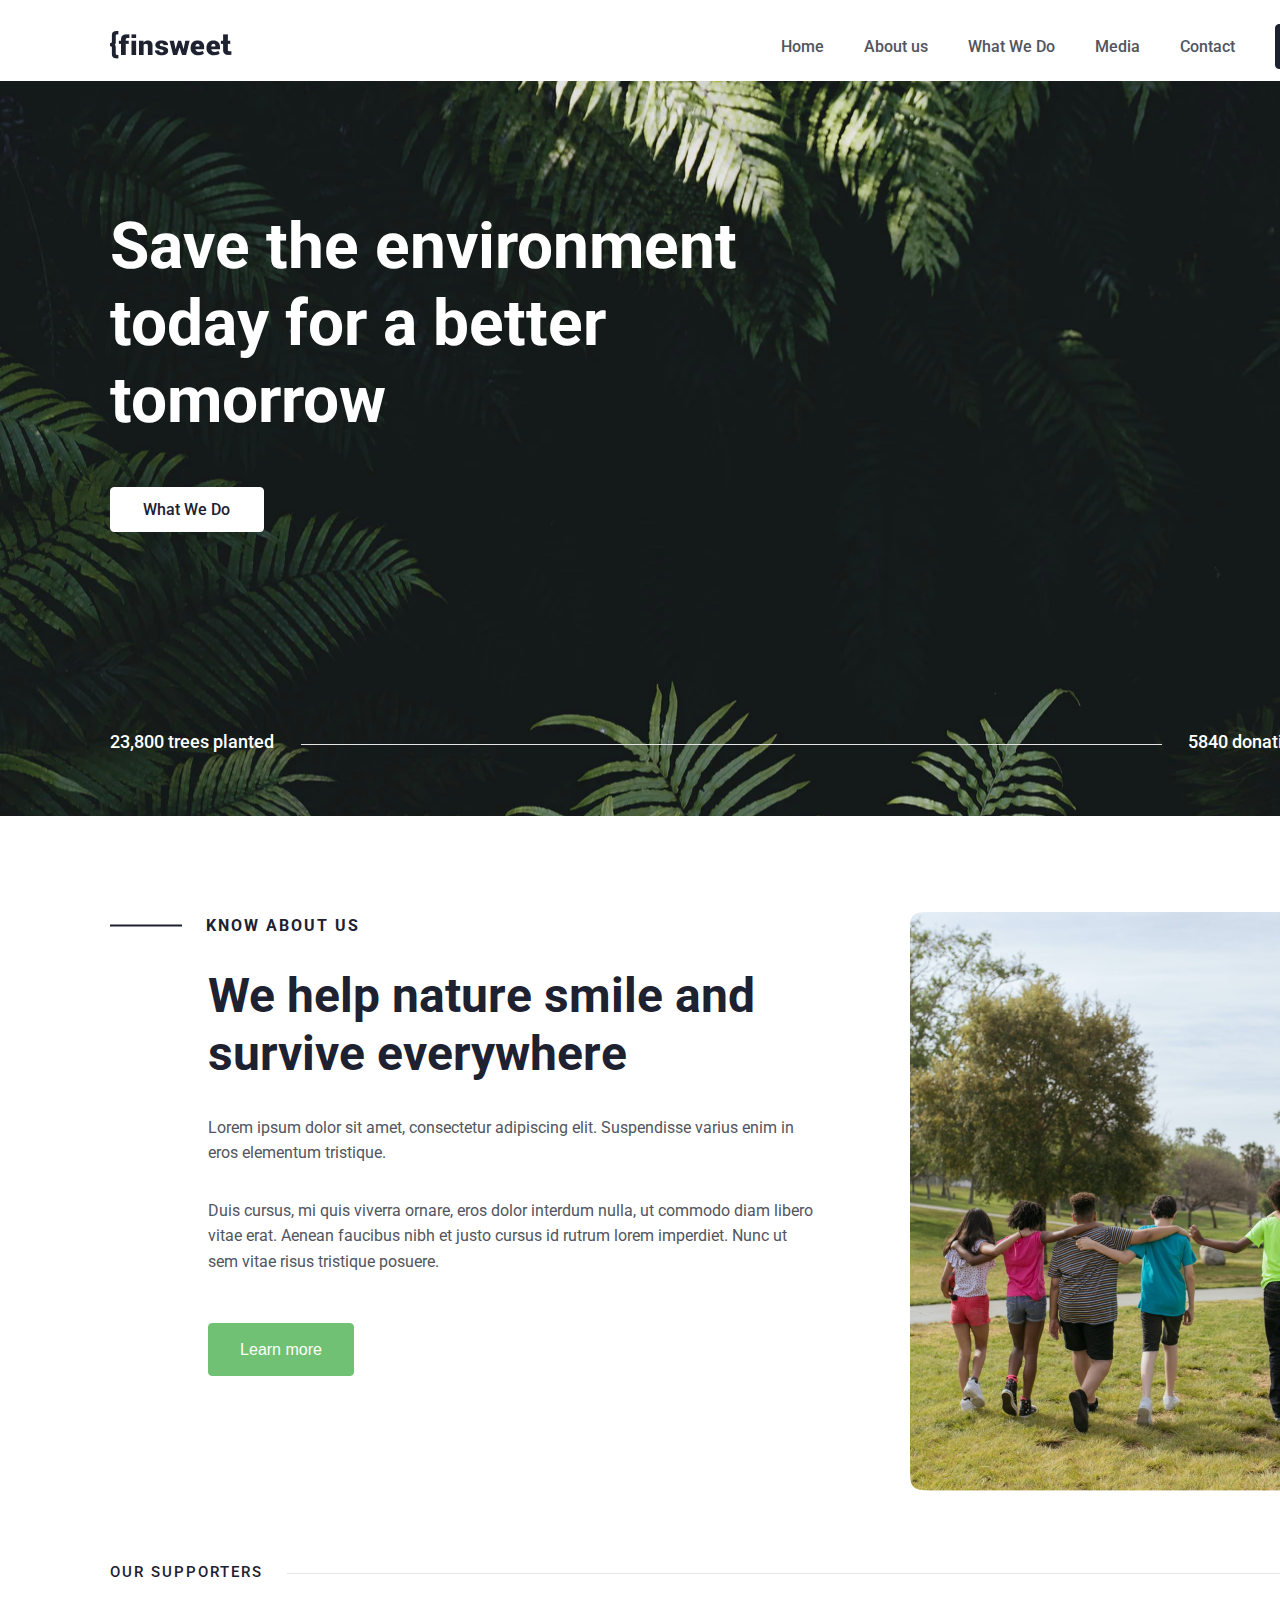
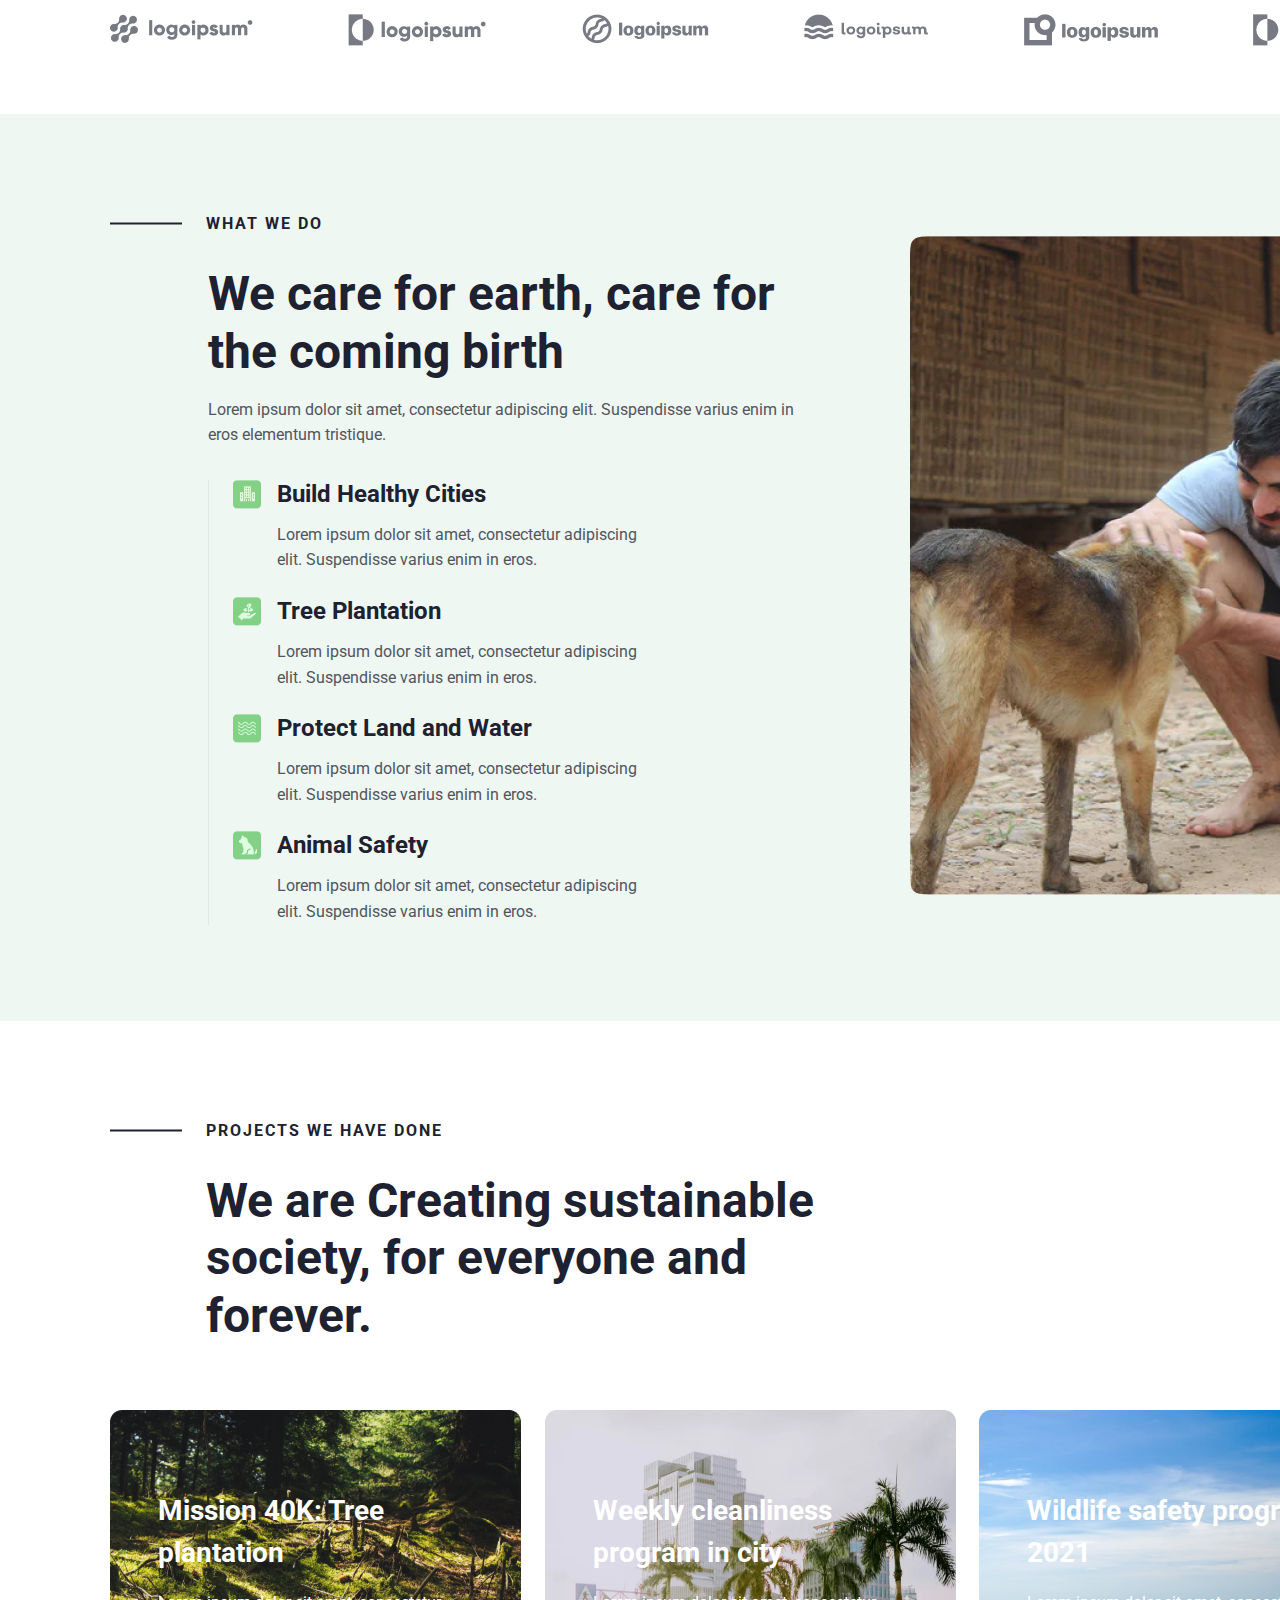
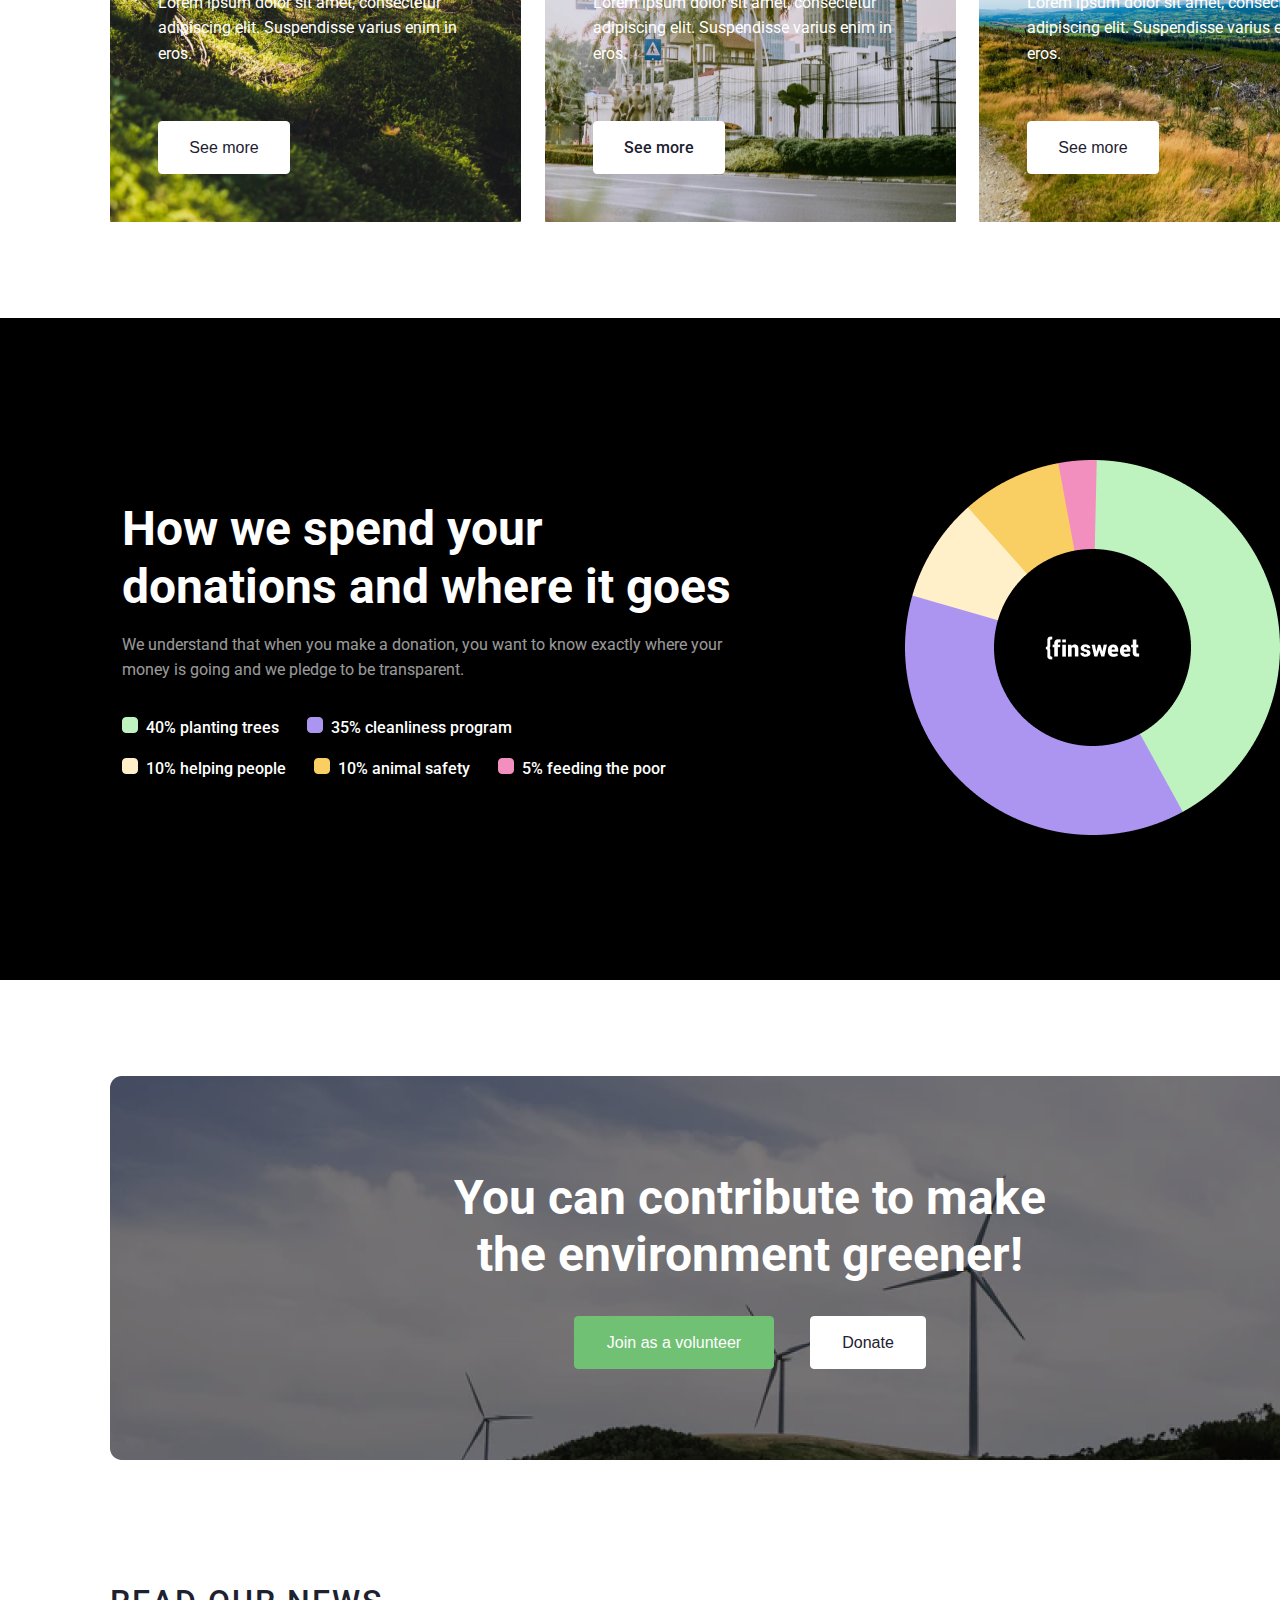
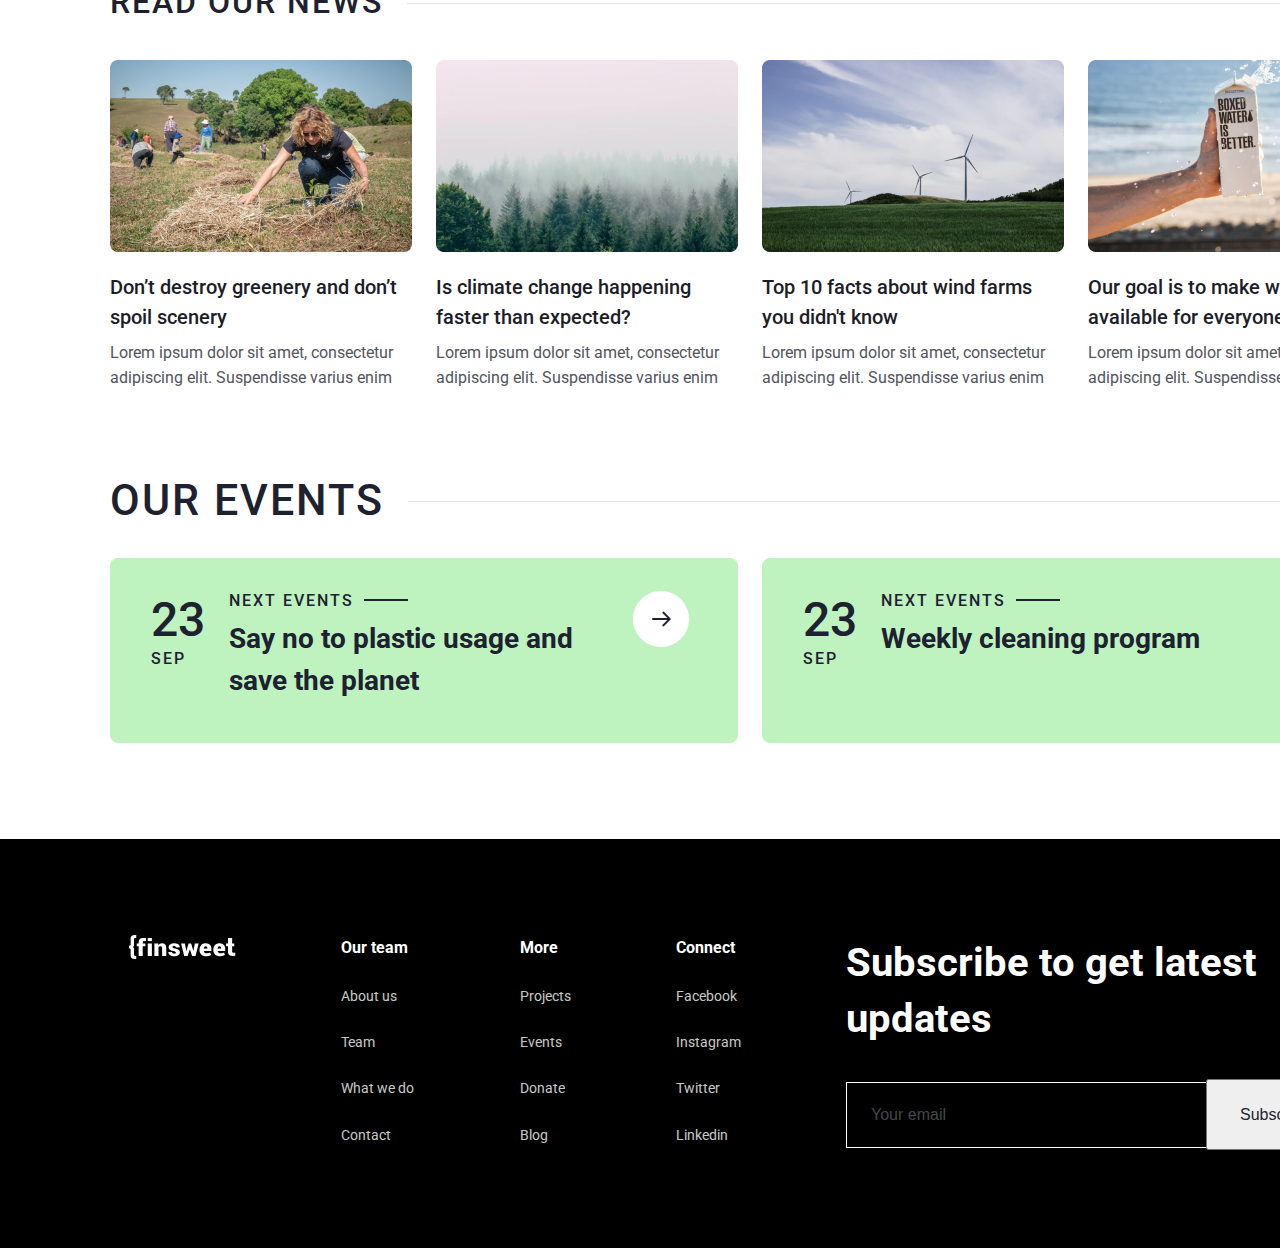
<file: index.html>
<!DOCTYPE html>
<html lang="en">

<head>
    <meta charset="UTF-8">
    <meta http-equiv="X-UA-Compatible" content="IE=edge">
    <meta name="viewport" content="width=device-width, initial-scale=1.0">
    <link rel="preconnect" href="https://fonts.googleapis.com">
    <link rel="preconnect" href="https://fonts.gstatic.com" crossorigin>
    <link
        href="https://fonts.googleapis.com/css2?family=Roboto:ital,wght@0,400;0,500;0,700;0,900;1,400;1,500;1,700;1,900&display=swap"
        rel="stylesheet">
    <link rel="stylesheet" href="style.css">
    <title>Finsweet</title>
</head>

<body>
    <header class="header">
        <div class="container d-f jc-sb align-center">
            <div class="header-logo"><img src="./images/logo.png" alt="Finsweet"></div>
            <nav>
                <ul class="nav-list d-f align-center">
                    <li class="nav-list-item"><a href="./index.html">Home</a></li>
                    <li class="nav-list-item"><a href="./pages/about.html">About us</a></li>
                    <li class="nav-list-item"><a href="./pages/doing.html">What We Do</a></li>
                    <li class="nav-list-item"><a href="./pages/media.html">Media</a></li>
                    <li class="nav-list-item"><a href="./pages/contact.html">Contact</a></li>
                    <li class="nav-list-item black-btn"><a href="./pages/donation.html">Donate</a></li>
                </ul>
            </nav>
        </div>
    </header>
    <main>
        <section>
            <div class="finsweet-info">
                <div class="container">
                    <h1 class="finsweet-info-title">Save the environment today for a better tomorrow</h1>
                    <a href="#" class="finsweet-info-link">What We Do</a>
                    <div class="finsweet-info-desc d-f jc-sb align-center">
                        <div>23,800 trees planted</div>
                        <div><img src="./images/line.png" alt="line"></div>
                        <div>5840 donations collected</div>
                    </div>
                </div>
            </div>
        </section>
        <section>
            <div class="finsweet-help">
                <div class="container">
                    <div class="d-f jc-sb">
                        <div class="finsweet-help-info">
                            <div class="block-title-wrap d-f">
                                <div><img src="./images/line1.png" alt="line"></div>
                                <div class="block-title">Know about us</div>
                            </div>
                            <div class="help-info-title">We help nature smile and survive everywhere</div>
                            <div class="help-info-desc">
                                <p>Lorem ipsum dolor sit amet, consectetur adipiscing elit. Suspendisse varius enim in
                                    eros elementum tristique.
                                </p>
                                <p>Duis cursus, mi quis viverra ornare, eros dolor interdum nulla, ut commodo diam
                                    libero vitae erat. Aenean faucibus nibh et justo cursus id rutrum lorem imperdiet.
                                    Nunc ut sem vitae risus tristique posuere.
                                </p>
                            </div>
                            <button class="help-info-btn">Learn more</button>
                        </div>
                        <div class="finsweet-help-video">
                            <img src="./images/help.png" alt="help">
                        </div>
                    </div>
                </div>
            </div>
        </section>
        <section>
            <div class="finsweet-supporters">
                <div class="container">
                    <div class="section-title-wrap d-f">
                        <div class="section-title">our Supporters</div>
                        <div><img src="./images/line2.png" alt="line"></div>
                    </div>
                    <div class="supporters-box d-f jc-sb">
                        <div><img src="./images/supporters-logo1.png" alt="supporters-logo1"></div>
                        <div><img src="./images/supporters-logo2.png" alt="supporters-logo2"></div>
                        <div><img src="./images/supporters-logo3.png" alt="supporters-logo3"></div>
                        <div><img src="./images/supporters-logo4.png" alt="supporters-logo4"></div>
                        <div><img src="./images/supporters-logo5.png" alt="supporters-logo5"></div>
                        <div><img src="./images/supporters-logo6.png" alt="supporters-logo6"></div>
                    </div>
                </div>
            </div>
        </section>
        <section>
            <div class="finsweet-care">
                <div class="container">
                    <div class="d-f jc-sb align-center">
                        <div class="finsweet-care-info">
                            <div class="block-title-wrap d-f">
                                <div><img src="./images/line1.png" alt="line"></div>
                                <div class="block-title">What we do</div>
                            </div>
                            <div class="finsweet-care-title">We care for earth, care for the coming birth</div>
                            <div class="finsweet-care-subtitle">Lorem ipsum dolor sit amet, consectetur adipiscing elit.
                                Suspendisse varius enim in eros elementum tristique.
                            </div>
                            <div class="care-activities">
                                <div class="care-activities-item">
                                    <div class="activities-item-title">Build Healthy Cities</div>
                                    <div class="activities-item-subtitle">Lorem ipsum dolor sit amet, consectetur
                                        adipiscing elit. Suspendisse varius enim in eros.
                                    </div>
                                </div>
                                <div class="care-activities-item">
                                    <div class="activities-item-title">Tree Plantation</div>
                                    <div class="activities-item-subtitle">Lorem ipsum dolor sit amet, consectetur
                                        adipiscing elit. Suspendisse varius enim in eros.
                                    </div>
                                </div>
                                <div class="care-activities-item">
                                    <div class="activities-item-title">Protect Land and Water</div>
                                    <div class="activities-item-subtitle">Lorem ipsum dolor sit amet, consectetur
                                        adipiscing elit. Suspendisse varius enim in eros.
                                    </div>
                                </div>
                                <div class="care-activities-item">
                                    <div class="activities-item-title">Animal Safety</div>
                                    <div class="activities-item-subtitle">Lorem ipsum dolor sit amet, consectetur
                                        adipiscing elit. Suspendisse varius enim in eros.
                                    </div>
                                </div>

                            </div>
                        </div>
                        <div><img src="./images/care.png" alt="care"></div>
                    </div>
                </div>
            </div>
        </section>
        <section>
            <div class="finsweet-projects">
                <div class="container">
                    <div class="block-title-wrap d-f">
                        <div><img src="./images/line1.png" alt="line"></div>
                        <div class="block-title">Projects we have done</div>
                    </div>
                    <div class="finsweet-projects-title">We are Creating sustainable society, for everyone and forever.
                    </div>
                    <div class="finsweet-projects-box d-f jc-sb">
                        <div class="finsweet-projects-item">
                            <div class="projects-item-title">Mission 40K: Tree plantation</div>
                            <div class="projects-item-subtitle">Lorem ipsum dolor sit amet, consectetur adipiscing elit.
                                Suspendisse varius enim in eros.
                            </div>
                            <button class="projects-item-btn">See more</button>

                        </div>
                        <div class="finsweet-projects-item">
                            <div class="projects-item-title">Weekly cleanliness program in city</div>
                            <div class="projects-item-subtitle">Lorem ipsum dolor sit amet, consectetur adipiscing elit.
                                Suspendisse varius enim in eros.
                            </div>
                            <a href="./pages/project.html" target="_blank" class="projects-item-btn">See more</a>
                        </div>
                        <div class="finsweet-projects-item">
                            <div class="projects-item-title">Wildlife safety program 2021</div>
                            <div class="projects-item-subtitle">Lorem ipsum dolor sit amet, consectetur adipiscing elit.
                                Suspendisse varius enim in eros.
                            </div>
                            <button class="projects-item-btn">See more</button>
                        </div>
                    </div>
                </div>

            </div>
        </section>
        <section>
            <div class="finsweet-spend">
                <div class="container">
                    <div class="d-f jc-sb align-center">
                        <div class="finsweet-spend-info">
                            <div class="spend-info-title">How we spend your donations and where it goes</div>
                            <div class="spend-info-subtitle">We understand that when you make a donation, you want to
                                know exactly where your money is going and we pledge to be transparent.
                            </div>
                            <ul class="spend-info-list">
                                <li>40% planting trees</li>
                                <li>35% cleanliness program</li>
                                <li>10% helping people</li>
                                <li>10% animal safety</li>
                                <li>5% feeding the poor</li>
                            </ul>
                        </div>
                        <div class="finsweet-spend-chart">
                            <img src="./images/chart.png" alt="chart">
                        </div>
                    </div>
                </div>
            </div>
        </section>
        <section>
            <div class="container">
                <div class="finsweet-contribute">
                    <div class="finsweet-contribute-title">You can contribute to make the environment greener!</div>
                    <div class="finsweet-contribute-actions">
                        <button class="join-btn">Join as a volunteer</button>
                        <button class="donate-btn">Donate</button>
                    </div>
                </div>
                <div class="finsweet-news">
                    <div class="section-title-wrap d-f">
                        <div class="section-title">Read Our News</div>
                        <div><img src="./images/line3.png" alt="line"></div>
                    </div>
                    <div class="finsweet-news-box d-f jc-sb">
                        <div class="news-item">
                            <div class="news-item-img"><img src="./images/news1.png" alt="news1"></div>
                            <div class="news-item-title">Don’t destroy greenery and don’t spoil scenery</div>
                            <div class="news-item-subtitle">Lorem ipsum dolor sit amet, consectetur adipiscing elit.
                                Suspendisse varius enim</div>
                        </div>
                        <div class="news-item">
                            <div class="news-item-img"><a href="./pages/blog.html" target="_blank"><img src="./images/news2.png" alt="news2"></a></div>
                            <div class="news-item-title">Is climate change happening faster than expected?</div>
                            <div class="news-item-subtitle">Lorem ipsum dolor sit amet, consectetur adipiscing elit.
                                Suspendisse varius enim</div>
                        </div>
                        <div class="news-item">
                            <div class="news-item-img"><img src="./images/news3.png" alt="news3"></div>
                            <div class="news-item-title"> Top 10 facts about wind farms you didn't know</div>
                            <div class="news-item-subtitle">Lorem ipsum dolor sit amet, consectetur adipiscing elit.
                                Suspendisse varius enim</div>
                        </div>
                        <div class="news-item">
                            <div class="news-item-img"><img src="./images/news4.png" alt="news4"></div>
                            <div class="news-item-title"> Our goal is to make water available for everyone</div>
                            <div class="news-item-subtitle">Lorem ipsum dolor sit amet, consectetur adipiscing elit.
                                Suspendisse varius enim</div>
                        </div>
                    </div>
                </div>
                <div class="finsweet-events">
                    <div class="section-title-wrap d-f">
                        <div class="section-title">Our Events</div>
                        <div><img src="./images/line3.png" alt="line"></div>
                    </div>
                    <div class="finsweet-events-box d-f jc-sb">
                        <div class="events-item">
                            <div class="events-item-content d-f jc-sb">
                                <div class="events-item-date">23<span>SEP</span></div>
                                <div class="events-item-info">
                                    <div class="undertitle-wrap d-f align-center">
                                        <div class="events-item-undertitle">Next Events</div>
                                        <div class="undertitle-img"><img src="./images/line4.png" alt="line"></div>
                                    </div>
                                    <div class="events-item-title">Say no to plastic usage and save the planet</div>
                                </div>
                                <div class="events-item-arrow">
                                    <a href="./pages/event.html" target="_blank"><img src="./images/arrow.png" alt="arrow"></a> 
                                </div>
                            </div>
                        </div>
                        <div class="events-item">
                            <div class="events-item-content d-f jc-sb">
                                <div class="events-item-date">23<span>SEP</span></div>
                                <div class="events-item-info">
                                    <div class="undertitle-wrap d-f align-center">
                                        <div class="events-item-undertitle">Next Events</div>
                                        <div class="undertitle-img"><img src="./images/line4.png" alt="line"></div>
                                    </div>
                                    <div class="events-item-title">Weekly cleaning program</div>
                                </div>
                                <div class="events-item-arrow"><img src="./images/arrow.png" alt="arrow"></div>
                            </div>
                        </div>
                    </div>
                </div>
            </div>
        </section>
    </main>
    <footer class="footer">
        <div class="container">
            <div class="footer-box d-f jc-sb">
                <div class="footer-logo"><img src="./images/footer-logo.png" alt="Finsweet"></div>
                <div class="footer-team">
                    <div class="footer-title">Our team</div>
                    <ul class="footer-list">
                        <li class="footer-list-item"><a href="./pages/about.html">About us</a></li>
                        <li class="footer-list-item"><a href="#">Team</a></li>
                        <li class="footer-list-item"><a href="./pages/doing.html">What we do</a></li>
                        <li class="footer-list-item"><a href="#">Contact</a></li>
                    </ul>
                </div>
                <div class="footer-more">
                    <div class="footer-title">More</div>
                    <ul class="footer-list">
                        <li class="footer-list-item"><a href="#">Projects</a></li>
                        <li class="footer-list-item"><a href="#">Events</a></li>
                        <li class="footer-list-item"><a href="#">Donate</a></li>
                        <li class="footer-list-item"><a href="#">Blog</a></li>
                    </ul>
                </div>
                <div class="footer-connect">
                    <div class="footer-title">Connect</div>
                    <ul class="footer-list">
                        <li class="footer-list-item"><a href="#">Facebook</a></li>
                        <li class="footer-list-item"><a href="#">Instagram</a></li>
                        <li class="footer-list-item"><a href="#">Twitter</a></li>
                        <li class="footer-list-item"><a href="#">Linkedin</a></li>
                    </ul>
                </div>
                <div class="footer-subscribe">
                    <div class="footer-subscribe-title">Subscribe to get latest updates</div>
                    <form class="footer-subscribe-form">
                        <input type="email" name="email" placeholder="Your email">
                        <button type="submit">Subscribe</button>
                    </form>
                </div>
            </div>
        </div>
    </footer>
</body>

</html>
</file>
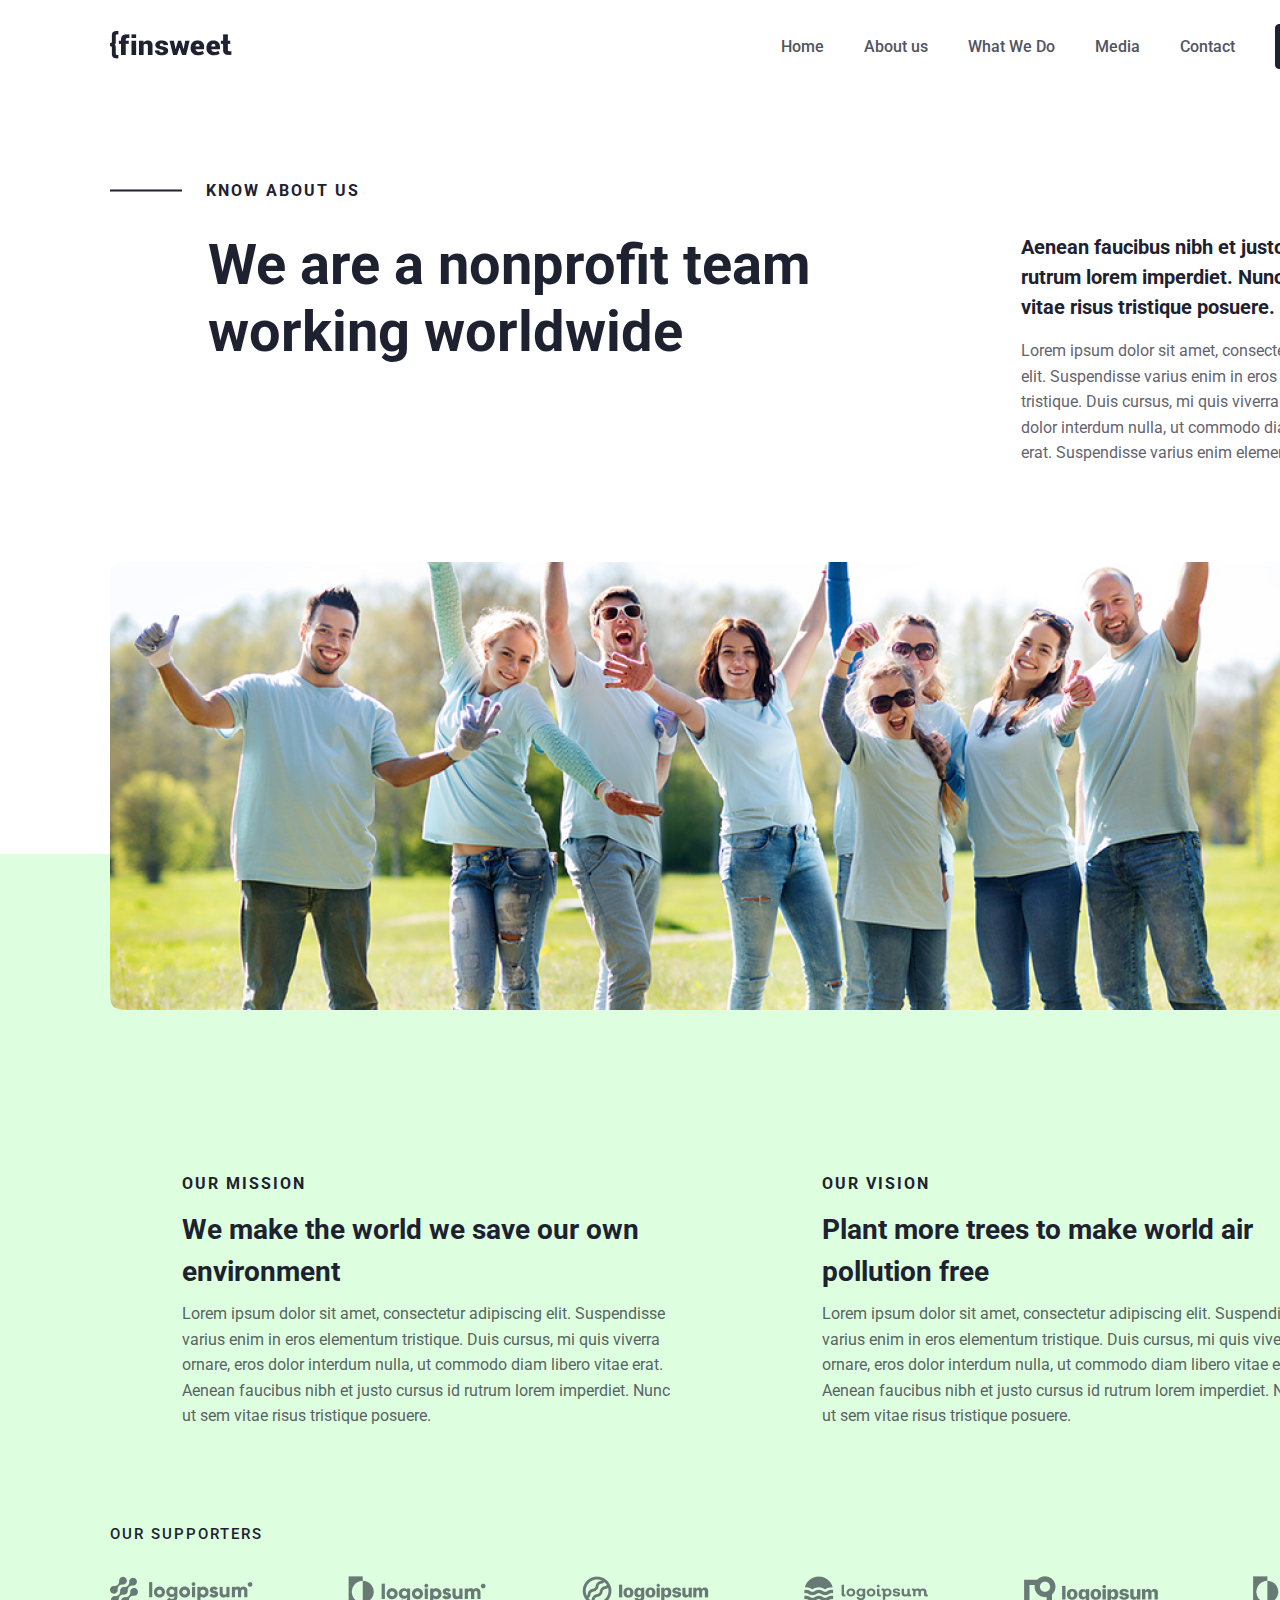
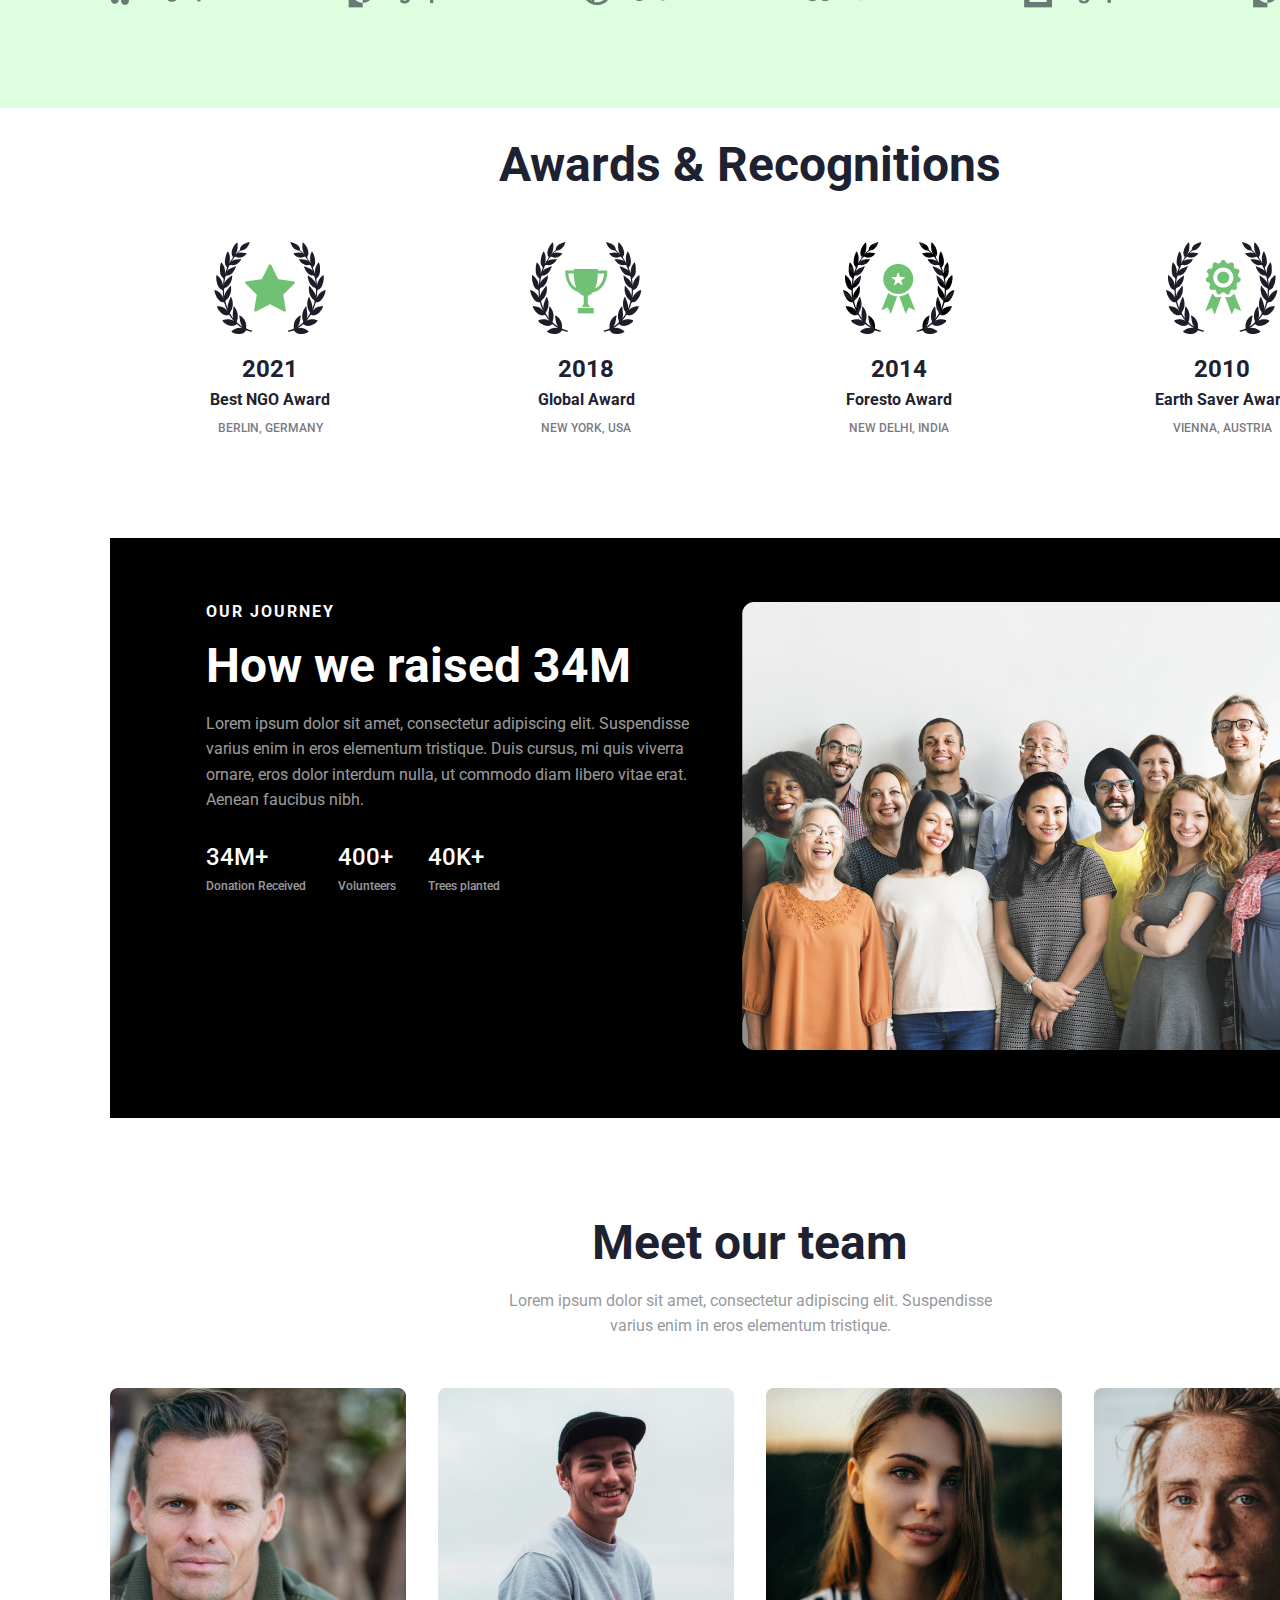
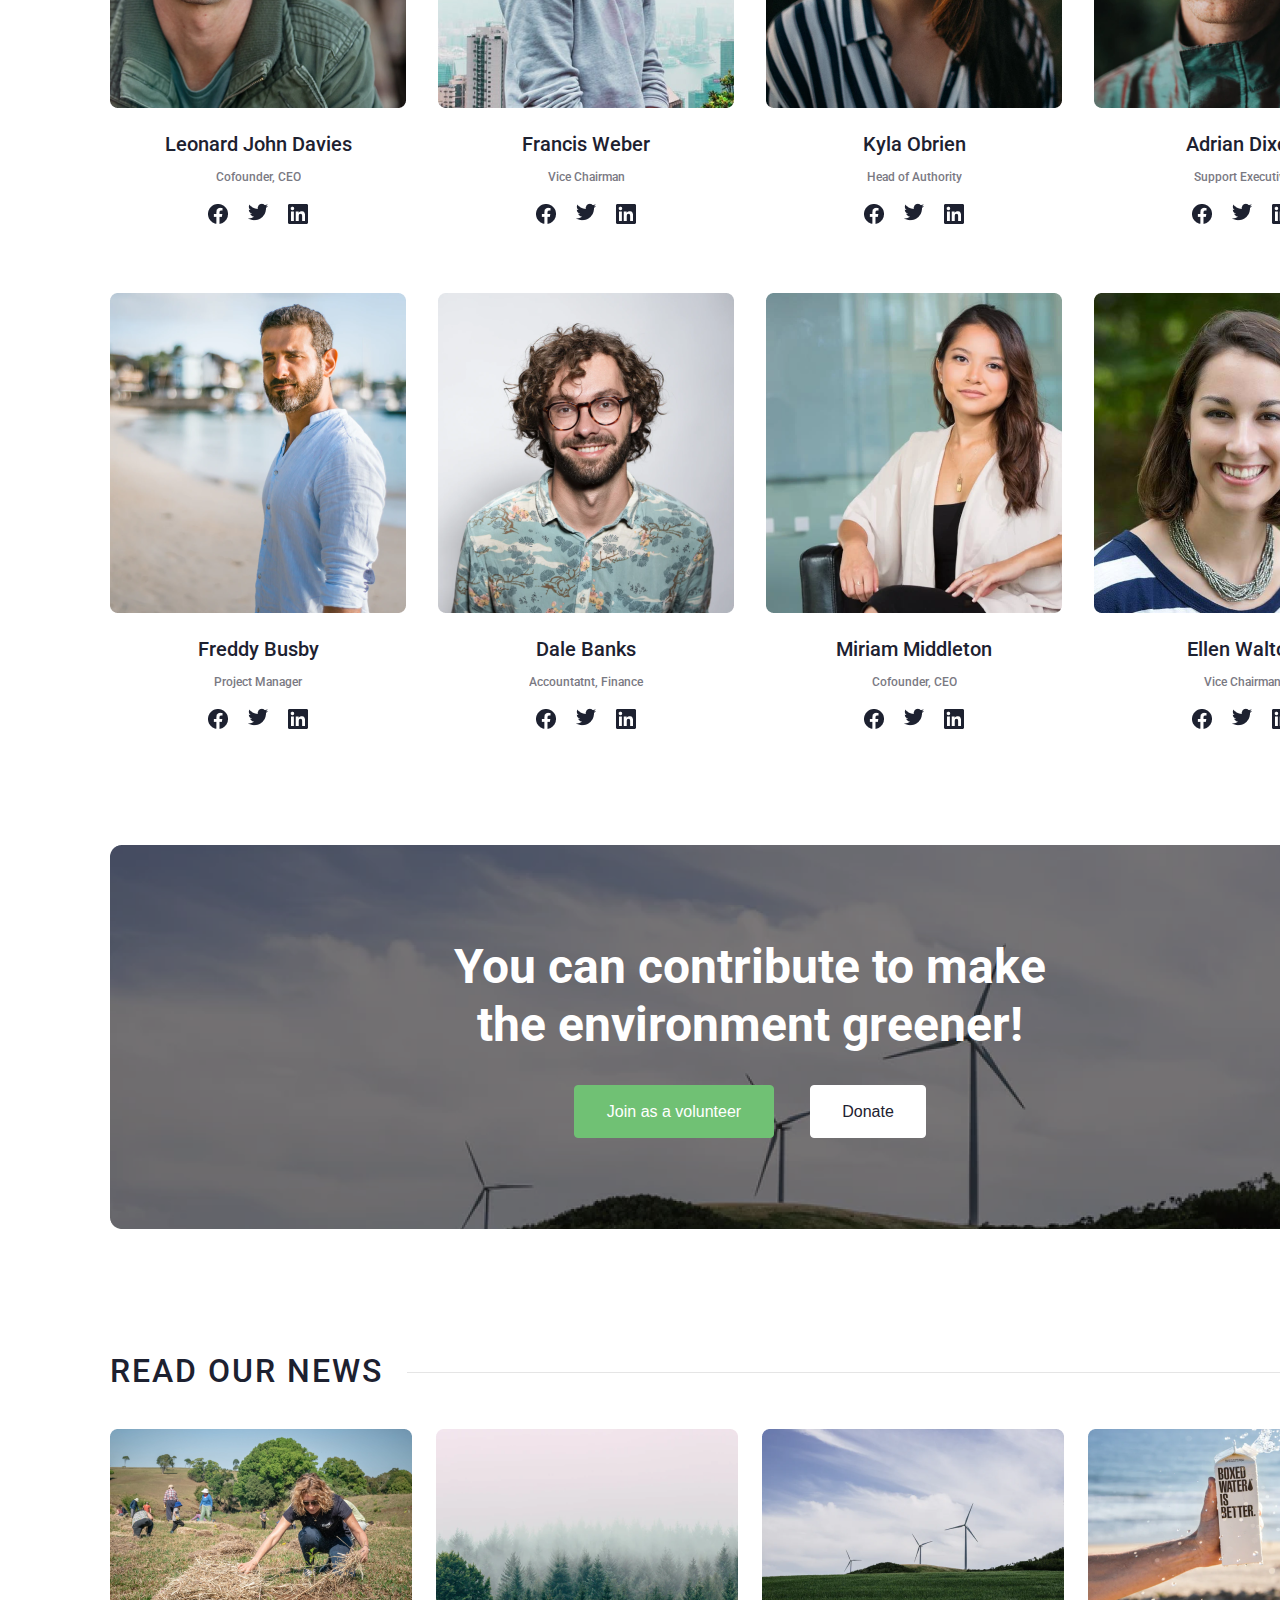
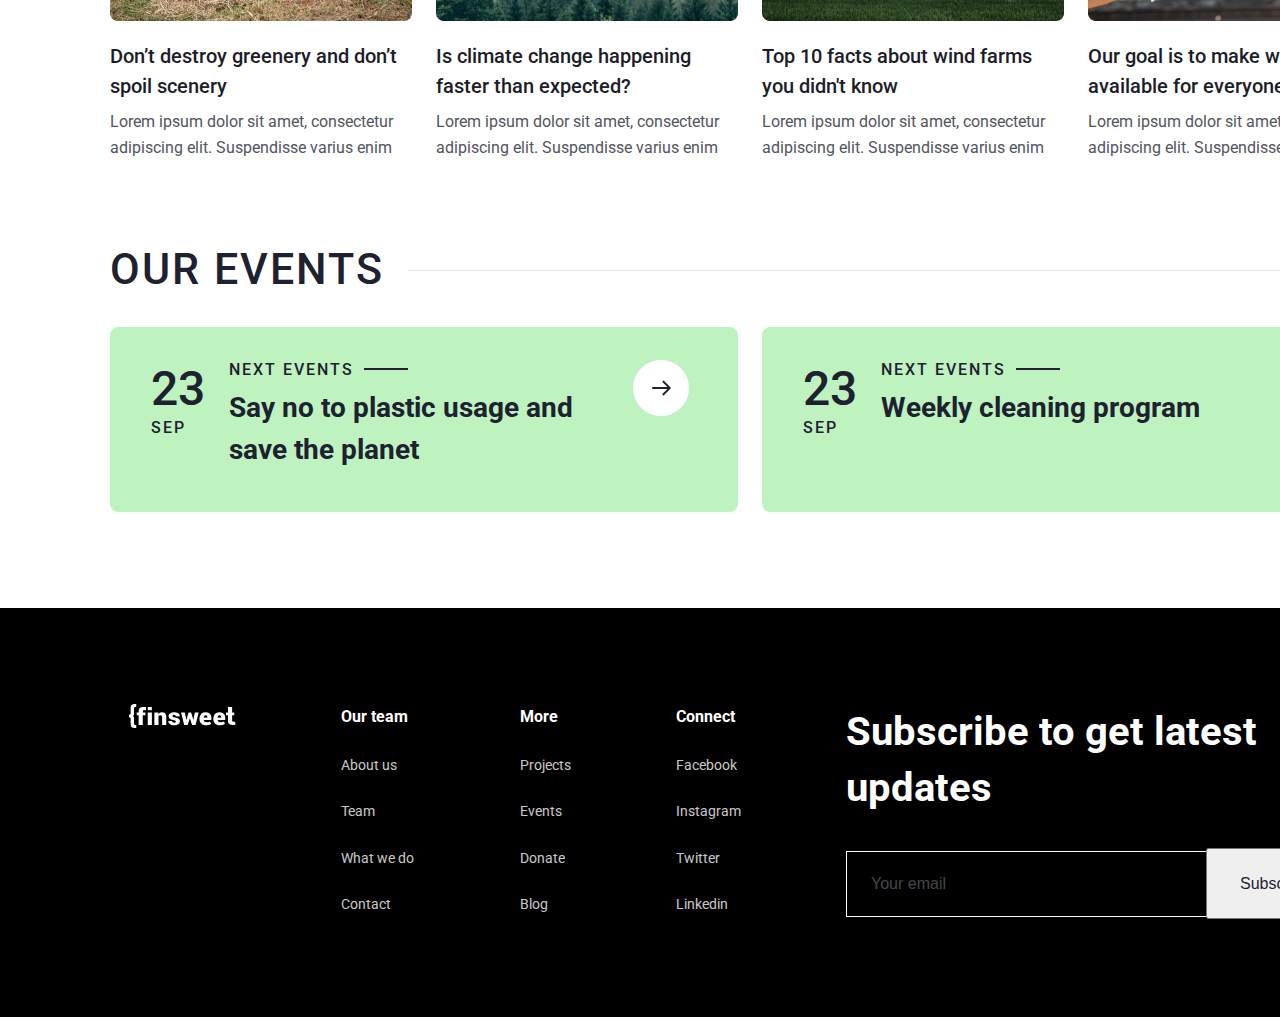
<file: pages/about.html>
<!DOCTYPE html>
<html lang="en">

<head>
    <meta charset="UTF-8">
    <meta http-equiv="X-UA-Compatible" content="IE=edge">
    <meta name="viewport" content="width=device-width, initial-scale=1.0">
    <link rel="preconnect" href="https://fonts.googleapis.com">
    <link rel="preconnect" href="https://fonts.gstatic.com" crossorigin>
    <link
        href="https://fonts.googleapis.com/css2?family=Roboto:ital,wght@0,400;0,500;0,700;0,900;1,400;1,500;1,700;1,900&display=swap"
        rel="stylesheet">
    <link rel="stylesheet" href="../style.css">
    <title>Finsweet - About us</title>
</head>

<body>
    <header class="header">
        <div class="container d-f jc-sb align-center">
            <div class="header-logo"><img src="../images/logo.png" alt="Finsweet"></div>
            <nav>
                <ul class="nav-list d-f align-center">
                    <li class="nav-list-item"><a href="/index.html">Home</a></li>
                    <li class="nav-list-item"><a href="./about.html">About us</a></li>
                    <li class="nav-list-item"><a href="./doing.html">What We Do</a></li>
                    <li class="nav-list-item"><a href="./media.html">Media</a></li>
                    <li class="nav-list-item"><a href="./contact.html">Contact</a></li>
                    <li class="nav-list-item black-btn"><a href="./donation.html">Donate</a></li>
                </ul>
            </nav>
        </div>
    </header>
    <main>
        <section>
            <div class="finsweet-know">
                <div class="container">
                    <div class="block-title-wrap d-f">
                        <div><img src="../images/line1.png" alt="line"></div>
                        <div class="block-title">Know about us</div>
                    </div>
                    <div class="know-info d-f jc-sb">
                        <div class="know-title">We are a nonprofit team working worldwide</div>
                        <div class="know-desc">
                            <p>Aenean faucibus nibh et justo cursus id rutrum lorem imperdiet. Nunc ut sem vitae
                                risus tristique posuere.</p>
                            <p>Lorem ipsum dolor sit amet, consectetur adipiscing elit. Suspendisse varius enim in
                                eros elementum tristique. Duis cursus, mi quis viverra ornare, eros dolor interdum
                                nulla, ut commodo diam libero vitae erat. Suspendisse varius enim elementum
                                tristique.
                            </p>
                        </div>
                    </div>
                    <div class="know-video"><img src="../images/know.png" alt="know"></div>
                </div>
            </div>
            <div class="details-wrap">
                <div class="finsweet-details">
                    <div class="container d-f">
                        <div class="finsweet-mission">
                            <div class="details-undertitle"> our mission </div>
                            <div class="details-title">We make the world we save our own environment</div>
                            <div class="details-subtitle">Lorem ipsum dolor sit amet, consectetur adipiscing elit.
                                Suspendisse varius enim in eros elementum tristique. Duis cursus, mi quis viverra
                                ornare,
                                eros dolor interdum nulla, ut commodo diam libero vitae erat. Aenean faucibus nibh
                                et
                                justo
                                cursus id rutrum lorem imperdiet. Nunc ut sem vitae risus tristique posuere.
                            </div>
                        </div>
                        <div class="finsweet-vision">
                            <div class="details-undertitle"> our vision </div>
                            <div class="details-title">Plant more trees to make world air pollution free</div>
                            <div class="details-subtitle">Lorem ipsum dolor sit amet, consectetur adipiscing elit.
                                Suspendisse varius enim in eros elementum tristique. Duis cursus, mi quis viverra
                                ornare,
                                eros dolor interdum nulla, ut commodo diam libero vitae erat. Aenean faucibus nibh
                                et
                                justo
                                cursus id rutrum lorem imperdiet. Nunc ut sem vitae risus tristique posuere.
                            </div>
                        </div>
                    </div>
                </div>
                <div class="finsweet-supporters">
                    <div class="container">
                        <div class="section-title">our Supporters</div>
                        <div class="supporters-box d-f jc-sb">
                            <div><img src="../images/supporters-logo1.png" alt="supporters-logo1"></div>
                            <div><img src="../images/supporters-logo2.png" alt="supporters-logo2"></div>
                            <div><img src="../images/supporters-logo3.png" alt="supporters-logo3"></div>
                            <div><img src="../images/supporters-logo4.png" alt="supporters-logo4"></div>
                            <div><img src="../images/supporters-logo5.png" alt="supporters-logo5"></div>
                            <div><img src="../images/supporters-logo6.png" alt="supporters-logo6"></div>
                        </div>
                    </div>
                </div>


            </div>

        </section>
        <section>
            <div class="finsweet-awards">
                <div class="container">
                    <div class="awards-title">Awards & Recognitions</div>
                    <div class="awards-box d-f">
                        <div class="awards-item">
                            <div class="awards-item-image"><img src="../images/award1.png" alt="award1"></div>
                            <div class="awards-item-year">2021</div>
                            <div class="awards-item-title">Best NGO Award</div>
                            <div class="awards-item-location">Berlin, Germany</div>
                        </div>
                        <div class="awards-item">
                            <div class="awards-item-image"><img src="../images/award2.png" alt="award2"></div>
                            <div class="awards-item-year">2018</div>
                            <div class="awards-item-title">Global Award</div>
                            <div class="awards-item-location">New York, USA</div>
                        </div>
                        <div class="awards-item">
                            <div class="awards-item-image"><img src="../images/award3.png" alt="award3"></div>
                            <div class="awards-item-year">2014</div>
                            <div class="awards-item-title">Foresto Award</div>
                            <div class="awards-item-location">New Delhi, India</div>
                        </div>
                        <div class="awards-item">
                            <div class="awards-item-image"><img src="../images/award4.png" alt="award4"></div>
                            <div class="awards-item-year">2010</div>
                            <div class="awards-item-title">Earth Saver Award</div>
                            <div class="awards-item-location">Vienna, Austria</div>
                        </div>
                    </div>
                </div>

            </div>
        </section>
        <section>
            <div class="finsweet-journey">
                <div class="container d-f">
                    <div class="journey-info">
                        <div class="journey-info-undertitle">OUR JOURNEY</div>
                        <div class="journey-info-title">How we raised 34M</div>
                        <div class="journey-info-subtitle">Lorem ipsum dolor sit amet, consectetur adipiscing elit.
                            Suspendisse varius enim in eros elementum tristique. Duis cursus, mi quis viverra ornare,
                            eros dolor interdum nulla, ut commodo diam libero vitae erat. Aenean faucibus nibh.
                        </div>
                        <div class="journey-info-stat d-f jc-sb">
                            <div class="stat-item">
                                <div class="stat-item-num">34M+</div>
                                <div class="stat-item-desc">Donation Received</div>
                            </div>
                            <div class="stat-item">
                                <div class="stat-item-num">400+</div>
                                <div class="stat-item-desc">Volunteers</div>
                            </div>
                            <div class="stat-item">
                                <div class="stat-item-num">40K+</div>
                                <div class="stat-item-desc">Trees planted</div>
                            </div>
                        </div>
                    </div>
                    <div class="journey-info-img"><img src="../images/journey.png" alt="journey"></div>
                </div>
            </div>
        </section>
        <section>
            <div class="finsweet-meet">
                <div class="container">
                    <div class="finsweet-meet-title">Meet our team</div>
                    <div class="finsweet-meet-subtitle">Lorem ipsum dolor sit amet, consectetur adipiscing elit.
                        Suspendisse varius enim in eros elementum tristique.
                    </div>
                    <div class="finsweet-meet-box d-f jc-sb">
                        <div class="meet-item">
                            <div class="meet-item-img"><img src="../images/meet-team1.png" alt="Leonard John Davies"></div>
                            <div class="meet-item-name">Leonard John Davies</div>
                            <div class="meet-item-desc">Cofounder, CEO</div>
                            <div class="meet-item-social d-f jc-sb">
                                <div><img src="../images/facebook.png" alt="facebook"></div>
                                <div><img src="../images/twitter.png" alt="twitter"></div>
                                <div><img src="../images/linkedin.png" alt="linkedin"></div>
                            </div> 
                        </div>
                        <div class="meet-item">
                            <div class="meet-item-img"><img src="../images/meet-team2.png" alt="Francis Weber"></div>
                            <div class="meet-item-name">Francis Weber</div>
                            <div class="meet-item-desc">Vice Chairman</div>
                            <div class="meet-item-social d-f jc-sb">
                                <div><img src="../images/facebook.png" alt="facebook"></div>
                                <div><img src="../images/twitter.png" alt="twitter"></div>
                                <div><img src="../images/linkedin.png" alt="linkedin"></div>
                            </div> 
                        </div>
                        <div class="meet-item">
                            <div class="meet-item-img"><img src="../images/meet-team3.png" alt="Kyla Obrien"></div>
                            <div class="meet-item-name">Kyla Obrien</div>
                            <div class="meet-item-desc">Head of Authority</div>
                            <div class="meet-item-social d-f jc-sb">
                                <div><img src="../images/facebook.png" alt="facebook"></div>
                                <div><img src="../images/twitter.png" alt="twitter"></div>
                                <div><img src="../images/linkedin.png" alt="linkedin"></div>
                            </div> 
                        </div>
                        <div class="meet-item">
                            <div class="meet-item-img"><img src="../images/meet-team4.png" alt="Adrian Dixon"></div>
                            <div class="meet-item-name">Adrian Dixon</div>
                            <div class="meet-item-desc">Support Executive</div>
                            <div class="meet-item-social d-f jc-sb">
                                <div><img src="../images/facebook.png" alt="facebook"></div>
                                <div><img src="../images/twitter.png" alt="twitter"></div>
                                <div><img src="../images/linkedin.png" alt="linkedin"></div>
                            </div> 
                        </div>
                        <div class="meet-item">
                            <div class="meet-item-img"><img src="../images/meet-team5.png" alt="Freddy Busby"></div>
                            <div class="meet-item-name">Freddy Busby</div>
                            <div class="meet-item-desc">Project Manager</div>
                            <div class="meet-item-social d-f jc-sb">
                                <div><img src="../images/facebook.png" alt="facebook"></div>
                                <div><img src="../images/twitter.png" alt="twitter"></div>
                                <div><img src="../images/linkedin.png" alt="linkedin"></div>
                            </div> 
                        </div>
                        <div class="meet-item">
                            <div class="meet-item-img"><img src="../images/meet-team6.png" alt="Dale Banks"></div>
                            <div class="meet-item-name">Dale Banks</div>
                            <div class="meet-item-desc">Accountatnt, Finance</div>
                            <div class="meet-item-social d-f jc-sb">
                                <div><img src="../images/facebook.png" alt="facebook"></div>
                                <div><img src="../images/twitter.png" alt="twitter"></div>
                                <div><img src="../images/linkedin.png" alt="linkedin"></div>
                            </div> 
                        </div>
                        <div class="meet-item">
                            <div class="meet-item-img"><img src="../images/meet-team7.png" alt="Miriam Middleton"></div>
                            <div class="meet-item-name">Miriam Middleton</div>
                            <div class="meet-item-desc">Cofounder, CEO</div>
                            <div class="meet-item-social d-f jc-sb">
                                <div><img src="../images/facebook.png" alt="facebook"></div>
                                <div><img src="../images/twitter.png" alt="twitter"></div>
                                <div><img src="../images/linkedin.png" alt="linkedin"></div>
                            </div> 
                        </div>
                        <div class="meet-item">
                            <div class="meet-item-img"><img src="../images/meet-team8.png" alt="Ellen Walton"></div>
                            <div class="meet-item-name">Ellen Walton</div>
                            <div class="meet-item-desc">Vice Chairman</div>
                            <div class="meet-item-social d-f jc-sb">
                                <div><img src="../images/facebook.png" alt="facebook"></div>
                                <div><img src="../images/twitter.png" alt="twitter"></div>
                                <div><img src="../images/linkedin.png" alt="linkedin"></div>
                            </div> 
                        </div>
                    </div>
                </div>
            </div>
        </section>
        <section>
            <div class="container">
                <div class="finsweet-contribute">
                    <div class="finsweet-contribute-title">You can contribute to make the environment greener!</div>
                    <div class="finsweet-contribute-actions">
                        <button class="join-btn">Join as a volunteer</button>
                        <button class="donate-btn">Donate</button>
                    </div>
                </div>
                <div class="finsweet-news">
                    <div class="section-title-wrap d-f">
                        <div class="section-title">Read Our News</div>
                        <div><img src="../images/line3.png" alt="line"></div>
                    </div>
                    <div class="finsweet-news-box d-f jc-sb">
                        <div class="news-item">
                            <div class="news-item-img"><img src="../images/news1.png" alt="news1"></div>
                            <div class="news-item-title">Don’t destroy greenery and don’t spoil scenery</div>
                            <div class="news-item-subtitle">Lorem ipsum dolor sit amet, consectetur adipiscing elit.
                                Suspendisse varius enim</div>
                        </div>
                        <div class="news-item">
                            <div class="news-item-img"><img src="../images/news2.png" alt="news2"></div>
                            <div class="news-item-title"> Is climate change happening faster than expected?</div>
                            <div class="news-item-subtitle">Lorem ipsum dolor sit amet, consectetur adipiscing elit.
                                Suspendisse varius enim</div>
                        </div>
                        <div class="news-item">
                            <div class="news-item-img"><img src="../images/news3.png" alt="news3"></div>
                            <div class="news-item-title"> Top 10 facts about wind farms you didn't know</div>
                            <div class="news-item-subtitle">Lorem ipsum dolor sit amet, consectetur adipiscing elit.
                                Suspendisse varius enim</div>
                        </div>
                        <div class="news-item">
                            <div class="news-item-img"><img src="../images/news4.png" alt="news4"></div>
                            <div class="news-item-title"> Our goal is to make water available for everyone</div>
                            <div class="news-item-subtitle">Lorem ipsum dolor sit amet, consectetur adipiscing elit.
                                Suspendisse varius enim</div>
                        </div>

                    </div>
                </div>
                <div class="finsweet-events">
                    <div class="section-title-wrap d-f">
                        <div class="section-title">Our Events</div>
                        <div><img src="../images/line3.png" alt="line"></div>
                    </div>
                    <div class="finsweet-events-box d-f jc-sb">
                        <div class="events-item">
                            <div class="events-item-content d-f jc-sb">
                                <div class="events-item-date">23<span>SEP</span></div>
                                <div class="events-item-info">
                                    <div class="undertitle-wrap d-f align-center">
                                        <div class="events-item-undertitle">Next Events</div>
                                        <div class="undertitle-img"><img src="../images/line4.png" alt="line"></div>
                                    </div>
                                    <div class="events-item-title">Say no to plastic usage and save the planet</div>
                                </div>
                                <div class="events-item-arrow"><img src="../images/arrow.png" alt="arrow"></div>
                            </div>
                        </div>
                        <div class="events-item">
                            <div class="events-item-content d-f jc-sb">
                                <div class="events-item-date">23<span>SEP</span></div>
                                <div class="events-item-info">
                                    <div class="undertitle-wrap d-f align-center">
                                        <div class="events-item-undertitle">Next Events</div>
                                        <div class="undertitle-img"><img src="../images/line4.png" alt="line"></div>
                                    </div>
                                    <div class="events-item-title">Weekly cleaning program</div>
                                </div>
                                <div class="events-item-arrow"><img src="../images/arrow.png" alt="arrow"></div>
                            </div>
                        </div>
                    </div>
                </div>
            </div>
        </section>
    </main>
    <footer class="footer">
        <div class="container">
            <div class="footer-box d-f jc-sb">
                <div class="footer-logo"><img src="../images/footer-logo.png" alt="Finsweet"></div>
                <div class="footer-team">
                    <div class="footer-title">Our team</div>
                    <ul class="footer-list">
                        <li class="footer-list-item"><a href="./about.html">About us</a></li>
                        <li class="footer-list-item"><a href="#">Team</a></li>
                        <li class="footer-list-item"><a href="#">What we do</a></li>
                        <li class="footer-list-item"><a href="#">Contact</a></li>
                    </ul>
                </div>
                <div class="footer-more">
                    <div class="footer-title">More</div>
                    <ul class="footer-list">
                        <li class="footer-list-item"><a href="#">Projects</a></li>
                        <li class="footer-list-item"><a href="#">Events</a></li>
                        <li class="footer-list-item"><a href="#">Donate</a></li>
                        <li class="footer-list-item"><a href="#">Blog</a></li>
                    </ul>
                </div>
                <div class="footer-connect">
                    <div class="footer-title">Connect</div>
                    <ul class="footer-list">
                        <li class="footer-list-item"><a href="#">Facebook</a></li>
                        <li class="footer-list-item"><a href="#">Instagram</a></li>
                        <li class="footer-list-item"><a href="#">Twitter</a></li>
                        <li class="footer-list-item"><a href="#">Linkedin</a></li>
                    </ul>
                </div>
                <div class="footer-subscribe">
                    <div class="footer-subscribe-title">Subscribe to get latest updates</div>
                    <form class="footer-subscribe-form">
                        <input type="email" name="email" placeholder="Your email">
                        <button type="submit">Subscribe</button>
                    </form>
                </div>
            </div>
        </div>
    </footer>
</body>

</html>
</file>
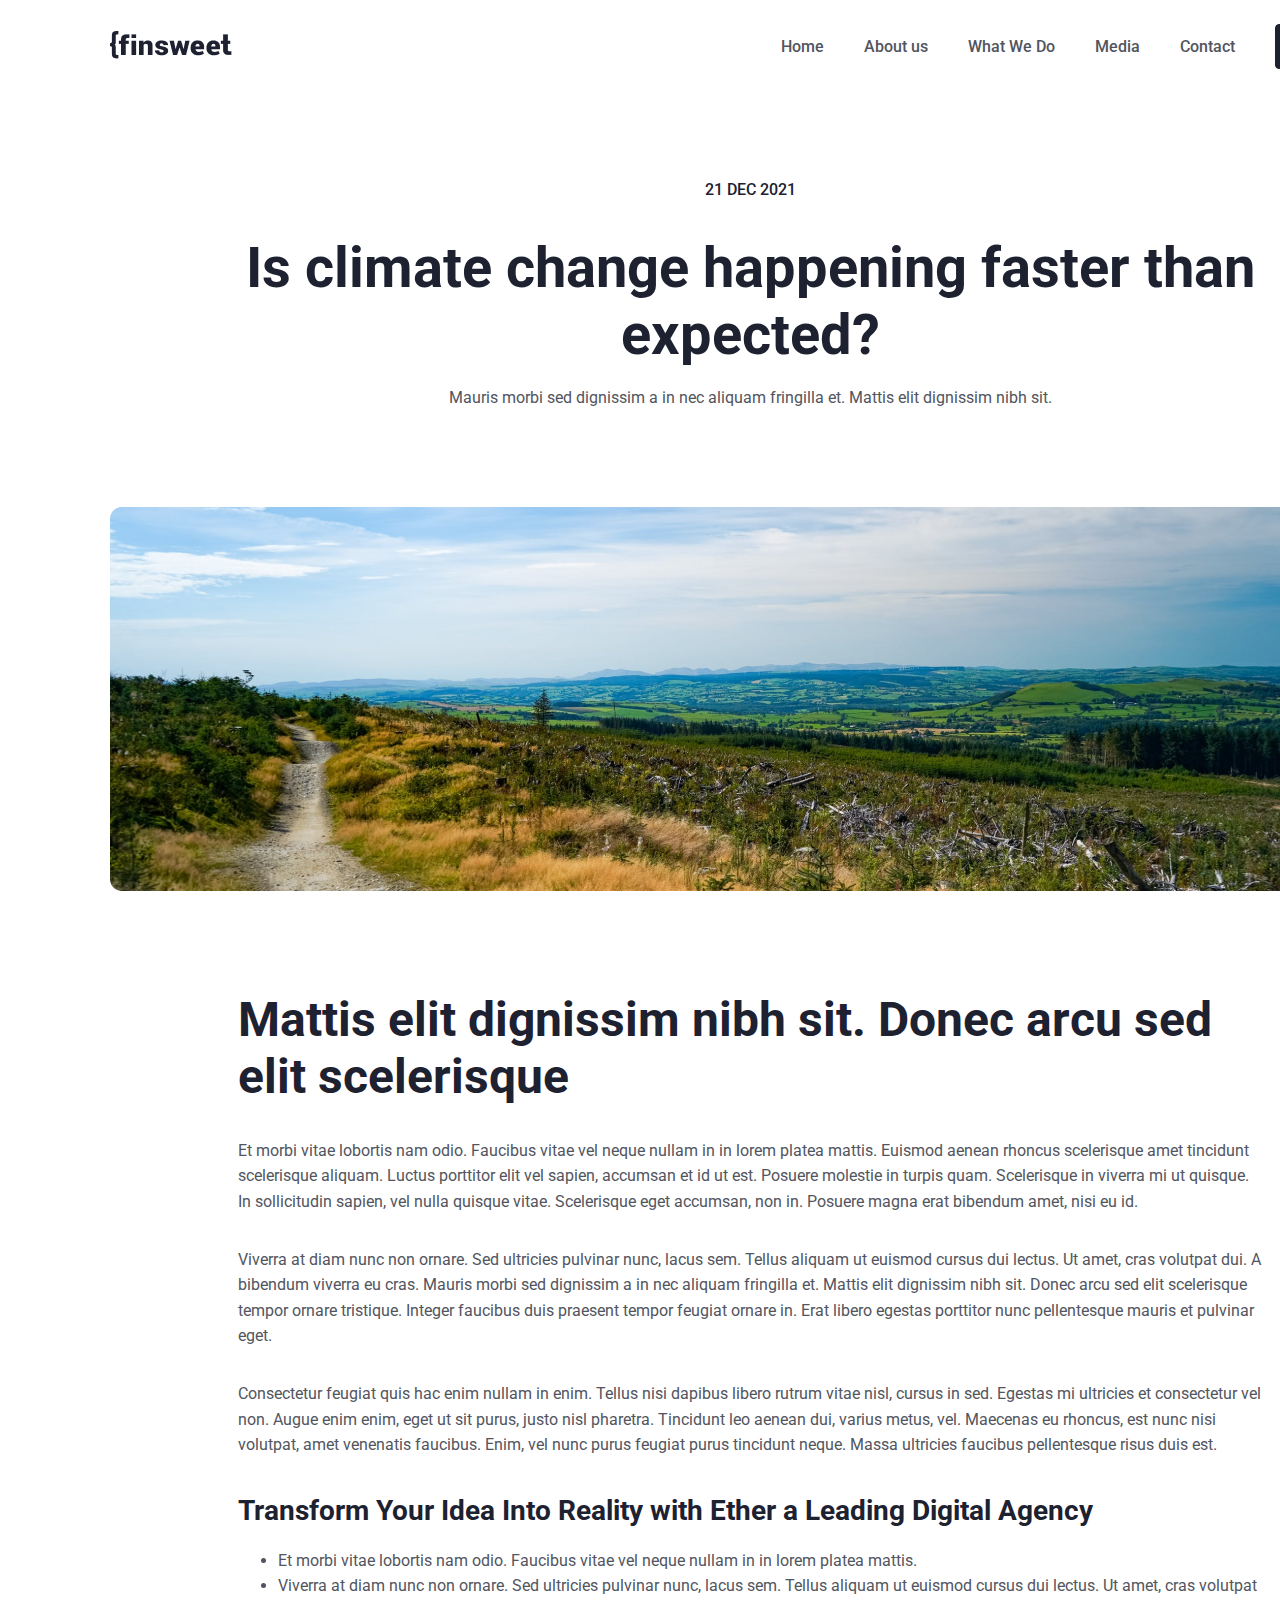
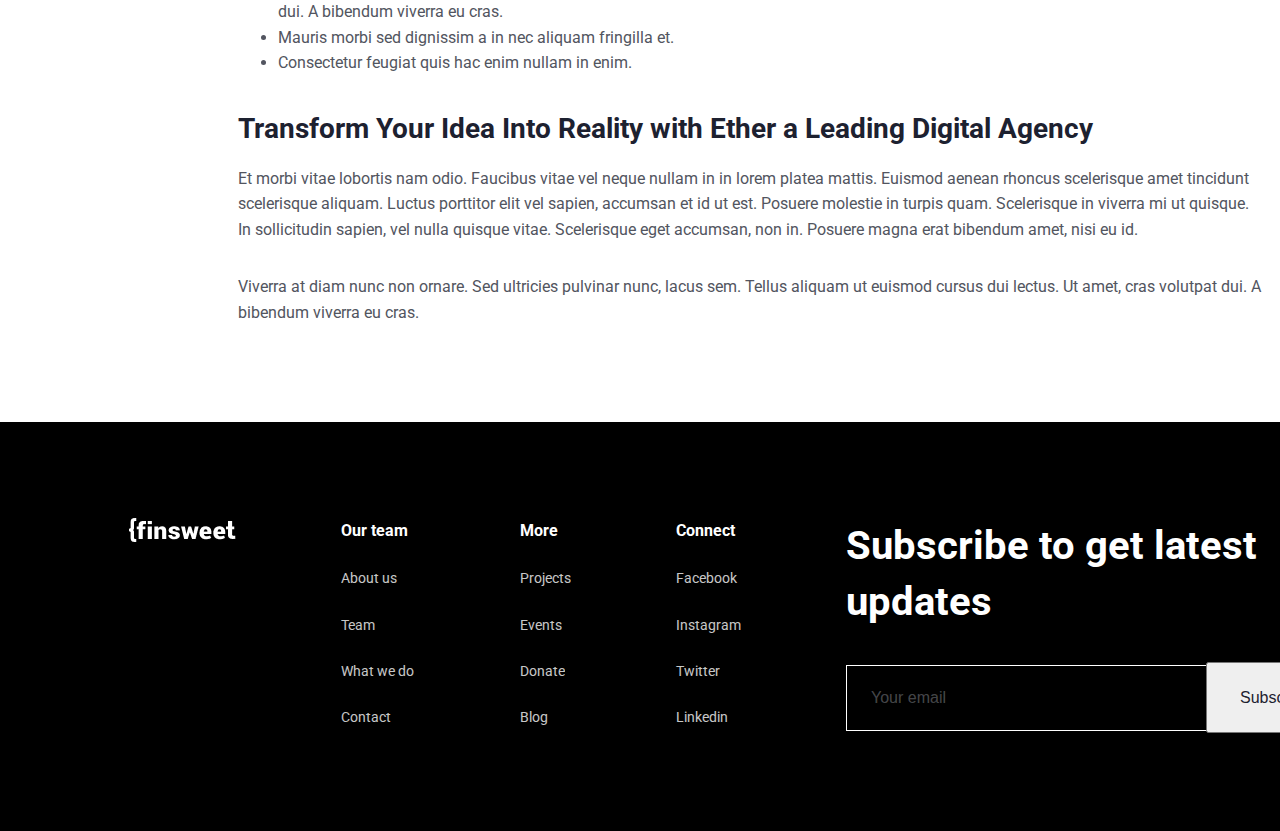
<file: pages/blog.html>
<!DOCTYPE html>
<html lang="en">

<head>
    <meta charset="UTF-8">
    <meta http-equiv="X-UA-Compatible" content="IE=edge">
    <meta name="viewport" content="width=device-width, initial-scale=1.0">
    <link rel="preconnect" href="https://fonts.googleapis.com">
    <link rel="preconnect" href="https://fonts.gstatic.com" crossorigin>
    <link
        href="https://fonts.googleapis.com/css2?family=Roboto:ital,wght@0,400;0,500;0,700;0,900;1,400;1,500;1,700;1,900&display=swap"
        rel="stylesheet">
    <link rel="stylesheet" href="../style.css">
    <title>Finsweet - Blog</title>
</head>

<body>
    <header class="header">
        <div class="container d-f jc-sb align-center">
            <div class="header-logo"><img src="../images/logo.png" alt="Finsweet"></div>
            <nav>
                <ul class="nav-list d-f align-center">
                    <li class="nav-list-item"><a href="/index.html">Home</a></li>
                    <li class="nav-list-item"><a href="./about.html">About us</a></li>
                    <li class="nav-list-item"><a href="./doing.html">What We Do</a></li>
                    <li class="nav-list-item"><a href="./media.html">Media</a></li>
                    <li class="nav-list-item"><a href="./contact.html">Contact</a></li>
                    <li class="nav-list-item black-btn"><a href="./donation.html">Donate</a></li>
                </ul>
            </nav>
        </div>
    </header>
    <main>
        <div class="container">
            <div class="finsweet-blog-caption">
                <div class="finsweet-blog-date">21 DEC 2021</div>
                <div class="finsweet-blog-title"> Is climate change happening faster than expected?</div>
                <div class="finsweet-blog-subtitle">Mauris morbi sed dignissim a in nec aliquam fringilla et. Mattis
                    elit dignissim nibh sit.
                </div>
            </div>
            <div class="finsweet-blog-img"><img src="../images/blog.png" alt="blog"></div>
            <div class="finsweet-blog-content">
                <h3>Mattis elit dignissim nibh sit. Donec arcu sed elit scelerisque</h3>
                <p class="finsweet-blog-desc">
                    Et morbi vitae lobortis nam odio. Faucibus vitae vel neque nullam in in lorem platea mattis. Euismod
                    aenean rhoncus scelerisque amet tincidunt scelerisque aliquam. Luctus porttitor elit vel sapien,
                    accumsan et id ut est. Posuere molestie in turpis quam. Scelerisque in viverra mi ut quisque. In
                    sollicitudin sapien, vel nulla quisque vitae. Scelerisque eget accumsan, non in. Posuere magna erat
                    bibendum amet, nisi eu id.
                </p>
                <p class="finsweet-blog-desc">Viverra at diam nunc non ornare. Sed ultricies pulvinar nunc, lacus sem.
                    Tellus aliquam ut euismod cursus dui lectus. Ut amet, cras volutpat dui. A bibendum viverra eu cras.
                    Mauris morbi sed dignissim a in nec aliquam fringilla et. Mattis elit dignissim nibh sit. Donec arcu
                    sed elit scelerisque tempor ornare tristique. Integer faucibus duis praesent tempor feugiat ornare
                    in. Erat libero egestas porttitor nunc pellentesque mauris et pulvinar eget.
                </p>
                <p class="finsweet-blog-desc">Consectetur feugiat quis hac enim nullam in enim. Tellus nisi dapibus
                    libero rutrum vitae nisl, cursus in sed. Egestas mi ultricies et consectetur vel non. Augue enim
                    enim, eget ut sit purus, justo nisl pharetra. Tincidunt leo aenean dui, varius metus, vel. Maecenas
                    eu rhoncus, est nunc nisi volutpat, amet venenatis faucibus. Enim, vel nunc purus feugiat purus
                    tincidunt neque. Massa ultricies faucibus pellentesque risus duis est.
                </p>
                <h4>Transform Your Idea Into Reality with Ether a Leading Digital Agency</h4>
                <ul class="finsweet-blog-list">
                    <li>Et morbi vitae lobortis nam odio. Faucibus vitae vel neque nullam in in lorem platea mattis.
                    </li>
                    <li>Viverra at diam nunc non ornare. Sed ultricies pulvinar nunc, lacus sem. Tellus aliquam ut
                        euismod cursus dui lectus. Ut amet, cras volutpat dui. A bibendum viverra eu cras.</li>
                    <li>Mauris morbi sed dignissim a in nec aliquam fringilla et. </li>
                    <li>Consectetur feugiat quis hac enim nullam in enim.</li>
                </ul>
                <h4>Transform Your Idea Into Reality with Ether a Leading Digital Agency</h4>
                <p class="finsweet-blog-desc less-mg-top">Et morbi vitae lobortis nam odio. Faucibus vitae vel neque nullam in in
                    lorem platea mattis. Euismod aenean rhoncus scelerisque amet tincidunt scelerisque aliquam. Luctus
                    porttitor elit vel sapien, accumsan et id ut est. Posuere molestie in turpis quam. Scelerisque in
                    viverra mi ut quisque. In sollicitudin sapien, vel nulla quisque vitae. Scelerisque eget accumsan,
                    non in. Posuere magna erat bibendum amet, nisi eu id.</p>
                <p class="finsweet-blog-desc">
                    Viverra at diam nunc non ornare. Sed ultricies pulvinar nunc, lacus sem. Tellus aliquam ut euismod
                    cursus dui lectus. Ut amet, cras volutpat dui. A bibendum viverra eu cras.</p>
            </div>
        </div>
    </main>
    <footer class="footer">
        <div class="container">
            <div class="footer-box d-f jc-sb">
                <div class="footer-logo"><img src="../images/footer-logo.png" alt="Finsweet"></div>
                <div class="footer-team">
                    <div class="footer-title">Our team</div>
                    <ul class="footer-list">
                        <li class="footer-list-item"><a href="./about.html">About us</a></li>
                        <li class="footer-list-item"><a href="#">Team</a></li>
                        <li class="footer-list-item"><a href="#">What we do</a></li>
                        <li class="footer-list-item"><a href="#">Contact</a></li>
                    </ul>
                </div>
                <div class="footer-more">
                    <div class="footer-title">More</div>
                    <ul class="footer-list">
                        <li class="footer-list-item"><a href="#">Projects</a></li>
                        <li class="footer-list-item"><a href="#">Events</a></li>
                        <li class="footer-list-item"><a href="#">Donate</a></li>
                        <li class="footer-list-item"><a href="#">Blog</a></li>
                    </ul>
                </div>
                <div class="footer-connect">
                    <div class="footer-title">Connect</div>
                    <ul class="footer-list">
                        <li class="footer-list-item"><a href="#">Facebook</a></li>
                        <li class="footer-list-item"><a href="#">Instagram</a></li>
                        <li class="footer-list-item"><a href="#">Twitter</a></li>
                        <li class="footer-list-item"><a href="#">Linkedin</a></li>
                    </ul>
                </div>
                <div class="footer-subscribe">
                    <div class="footer-subscribe-title">Subscribe to get latest updates</div>
                    <form class="footer-subscribe-form">
                        <input type="email" name="email" placeholder="Your email">
                        <button type="submit">Subscribe</button>
                    </form>
                </div>
            </div>
        </div>
    </footer>
</body>

</html>
</file>
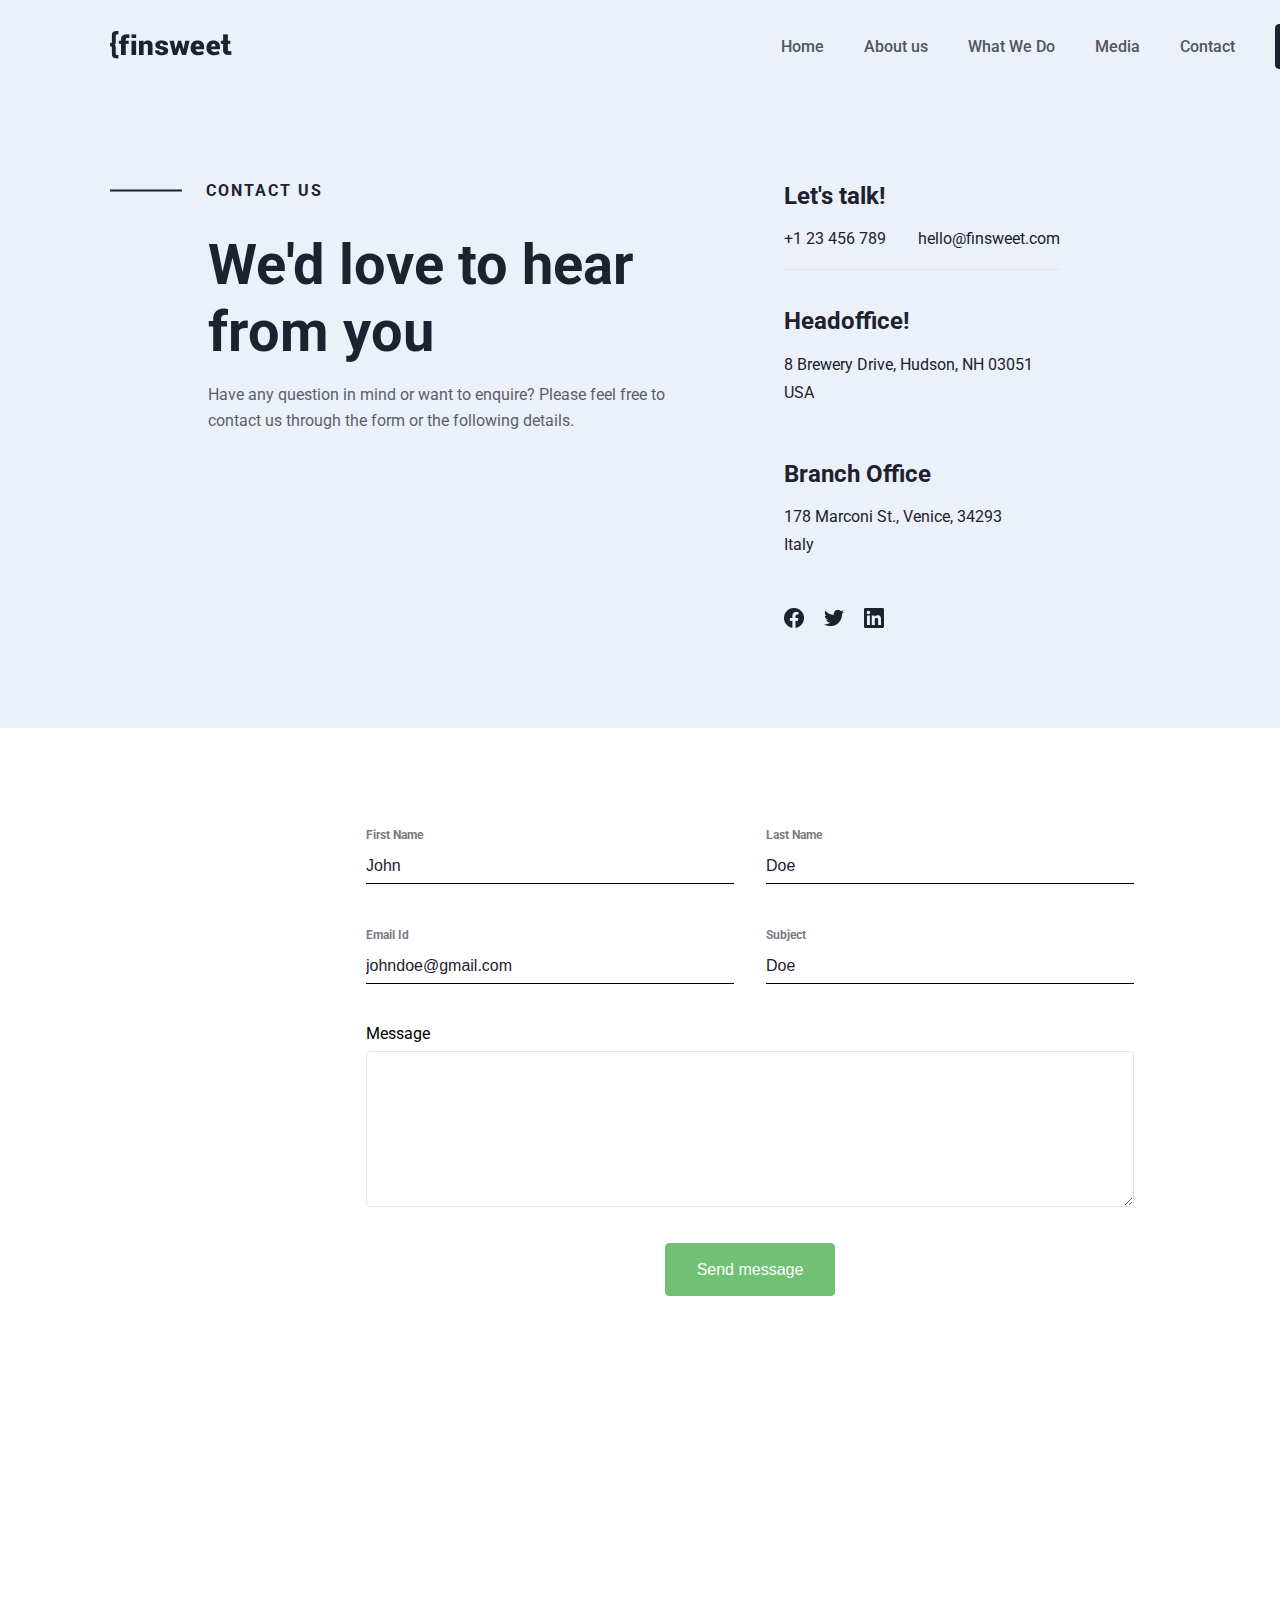
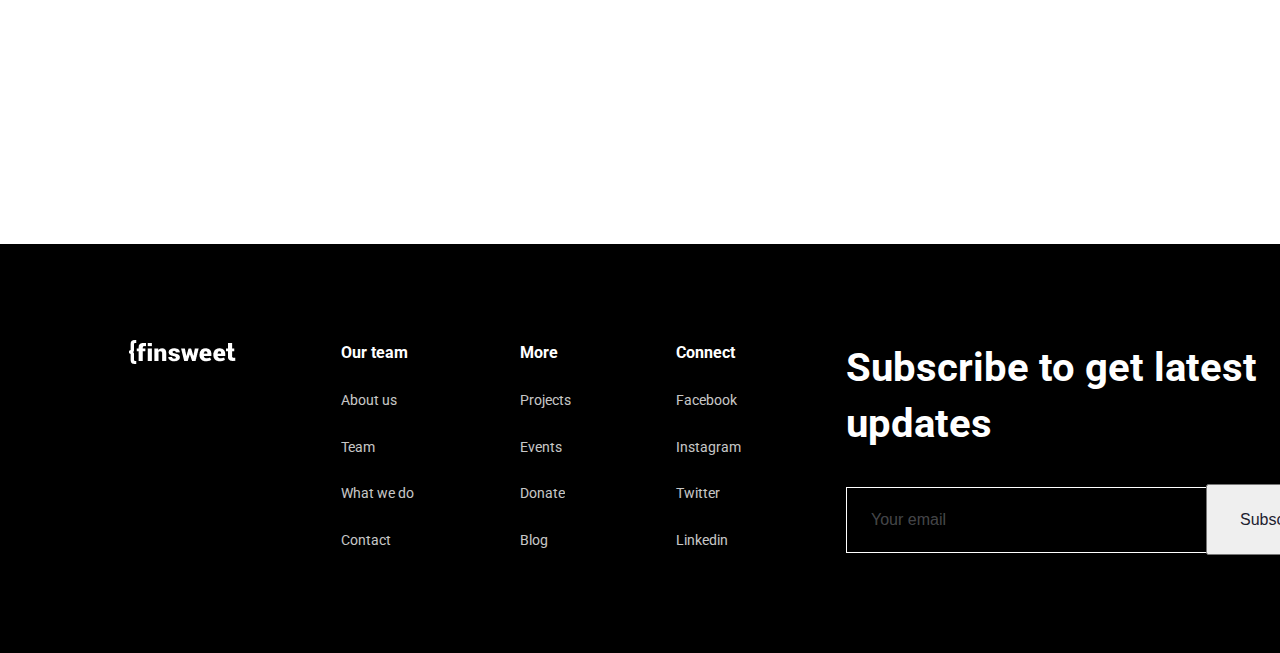
<file: pages/contact.html>
<!DOCTYPE html>
<html lang="en">

<head>
    <meta charset="UTF-8">
    <meta http-equiv="X-UA-Compatible" content="IE=edge">
    <meta name="viewport" content="width=device-width, initial-scale=1.0">
    <link rel="preconnect" href="https://fonts.googleapis.com">
    <link rel="preconnect" href="https://fonts.gstatic.com" crossorigin>
    <link
        href="https://fonts.googleapis.com/css2?family=Roboto:ital,wght@0,400;0,500;0,700;0,900;1,400;1,500;1,700;1,900&display=swap"
        rel="stylesheet">
    <link rel="stylesheet" href="../style.css">
    <title>Finsweet - Contact</title>
</head>

<body>
    <header class="header off-white-bg">
        <div class="container d-f jc-sb align-center">
            <div class="header-logo"><img src="../images/logo.png" alt="Finsweet"></div>
            <nav>
                <ul class="nav-list d-f align-center">
                    <li class="nav-list-item"><a href="/index.html">Home</a></li>
                    <li class="nav-list-item"><a href="./about.html">About us</a></li>
                    <li class="nav-list-item"><a href="./doing.html">What We Do</a></li>
                    <li class="nav-list-item"><a href="./media.html">Media</a></li>
                    <li class="nav-list-item"><a href="./contact.html">Contact</a></li>
                    <li class="nav-list-item black-btn"><a href="#">Donate</a></li>
                </ul>
            </nav>
        </div>
    </header>
    <main>
        <section>
            <div class="contact-info off-white-bg">
                <div class="container">
                    <div class="contact-info-box d-f">
                        <div class="contact-info-caption">
                            <div class="block-title-wrap d-f">
                                <div><img src="../images/line1.png" alt="line"></div>
                                <div class="block-title">Contact us</div>
                            </div>
                            <div class="contact-info-title">We'd love to hear from you</div>
                            <div class="contact-info-subtitle">Have any question in mind or want to enquire? Please feel
                                free to contact us through the form or the following details.</div>
                        </div>
                        <div class="contact-info-details">
                            <div class="details-item">
                                <div class="details-item-title">Let's talk!</div>
                                <div class="details-item-desc d-f jc-sb">
                                    <div>+1 23 456 789</div>
                                    <div>hello@finsweet.com</div>
                                </div>
                            </div>
                            <div class="details-item">
                                <div class="details-item-title">Headoffice!</div>
                                <div class="details-item-desc">
                                    <div>8 Brewery Drive, Hudson, NH 03051</div>
                                    <div>USA</div>
                                </div>
                            </div>
                            <div class="details-item">
                                <div class="details-item-title">Branch Office</div>
                                <div class="details-item-desc">
                                    <div>178 Marconi St., Venice, 34293</div>
                                    <div>Italy</div>
                                </div>
                            </div>
                            <div class="contact-info-social d-f">
                                <div><img src="../images/facebook.png" alt="facebook"></div>
                                <div><img src="../images/twitter.png" alt="twitter"></div>
                                <div><img src="../images/linkedin.png" alt="linkedin"></div>
                            </div>
                        </div>
                    </div>
                </div>
            </div>
        </section>
        <section>
            <form class="msg-fm">
                <div class="input-bl d-f">
                    <div class="fname-bl">
                        <div><label for="fname">First Name</label></div>
                        <div><input type="text" name="fname" id="fname" placeholder="John"></div>
                    </div>
                    <div class="lname-bl">
                        <div><label for="lname">Last Name</label></div>
                        <div><input type="text" name="lname" id="lname" placeholder="Doe"></div>
                    </div>
                </div>
                <div class="input-bl d-f">
                    <div class="email-bl">
                        <div><label for="email">Email Id</label></div>
                        <div><input type="email" name="email" id="email" placeholder="johndoe@gmail.com"></div>
                    </div>
                    <div class="subject-bl">
                        <div><label for="lname">Subject</label></div>
                        <div><input type="text" name="subject" id="subject" placeholder="Doe"></div>
                    </div>
                </div>
                <div class="message-bl">
                    <div><label for="msg">Message</label></div>
                    <textarea name="msg" id="msg" cols="30" rows="10"></textarea>
                </div>
                <button type="submit">Send message</button>
            </form>
        </section>
        <section>
            <div class="finsweet-map">
                <iframe
                    src="https://www.google.com/maps/embed?pb=!1m18!1m12!1m3!1d93735.9600671837!2d-71.48234856902968!3d42.76194419452314!2m3!1f0!2f0!3f0!3m2!1i1024!2i768!4f13.1!3m3!1m2!1s0x89e3b1b74c6c62ff%3A0x44deb61863ae5350!2sHudson%2C%20NH%2003051%2C%20USA!5e0!3m2!1sen!2sua!4v1674572641546!5m2!1sen!2sua"
                    width="100%" height="448" style="border:0;" allowfullscreen="" loading="lazy"
                    referrerpolicy="no-referrer-when-downgrade"></iframe>
            </div>
        </section>
    </main>
    <footer class="footer cl-mg">
        <div class="container">
            <div class="footer-box d-f jc-sb">
                <div class="footer-logo"><img src="../images/footer-logo.png" alt="Finsweet"></div>
                <div class="footer-team">
                    <div class="footer-title">Our team</div>
                    <ul class="footer-list">
                        <li class="footer-list-item"><a href="./about.html">About us</a></li>
                        <li class="footer-list-item"><a href="#">Team</a></li>
                        <li class="footer-list-item"><a href="#">What we do</a></li>
                        <li class="footer-list-item"><a href="#">Contact</a></li>
                    </ul>
                </div>
                <div class="footer-more">
                    <div class="footer-title">More</div>
                    <ul class="footer-list">
                        <li class="footer-list-item"><a href="#">Projects</a></li>
                        <li class="footer-list-item"><a href="#">Events</a></li>
                        <li class="footer-list-item"><a href="#">Donate</a></li>
                        <li class="footer-list-item"><a href="#">Blog</a></li>
                    </ul>
                </div>
                <div class="footer-connect">
                    <div class="footer-title">Connect</div>
                    <ul class="footer-list">
                        <li class="footer-list-item"><a href="#">Facebook</a></li>
                        <li class="footer-list-item"><a href="#">Instagram</a></li>
                        <li class="footer-list-item"><a href="#">Twitter</a></li>
                        <li class="footer-list-item"><a href="#">Linkedin</a></li>
                    </ul>
                </div>
                <div class="footer-subscribe">
                    <div class="footer-subscribe-title">Subscribe to get latest updates</div>
                    <form class="footer-subscribe-form">
                        <input type="email" name="email" placeholder="Your email">
                        <button type="submit">Subscribe</button>
                    </form>
                </div>
            </div>
        </div>
    </footer>
</body>

</html>
</file>
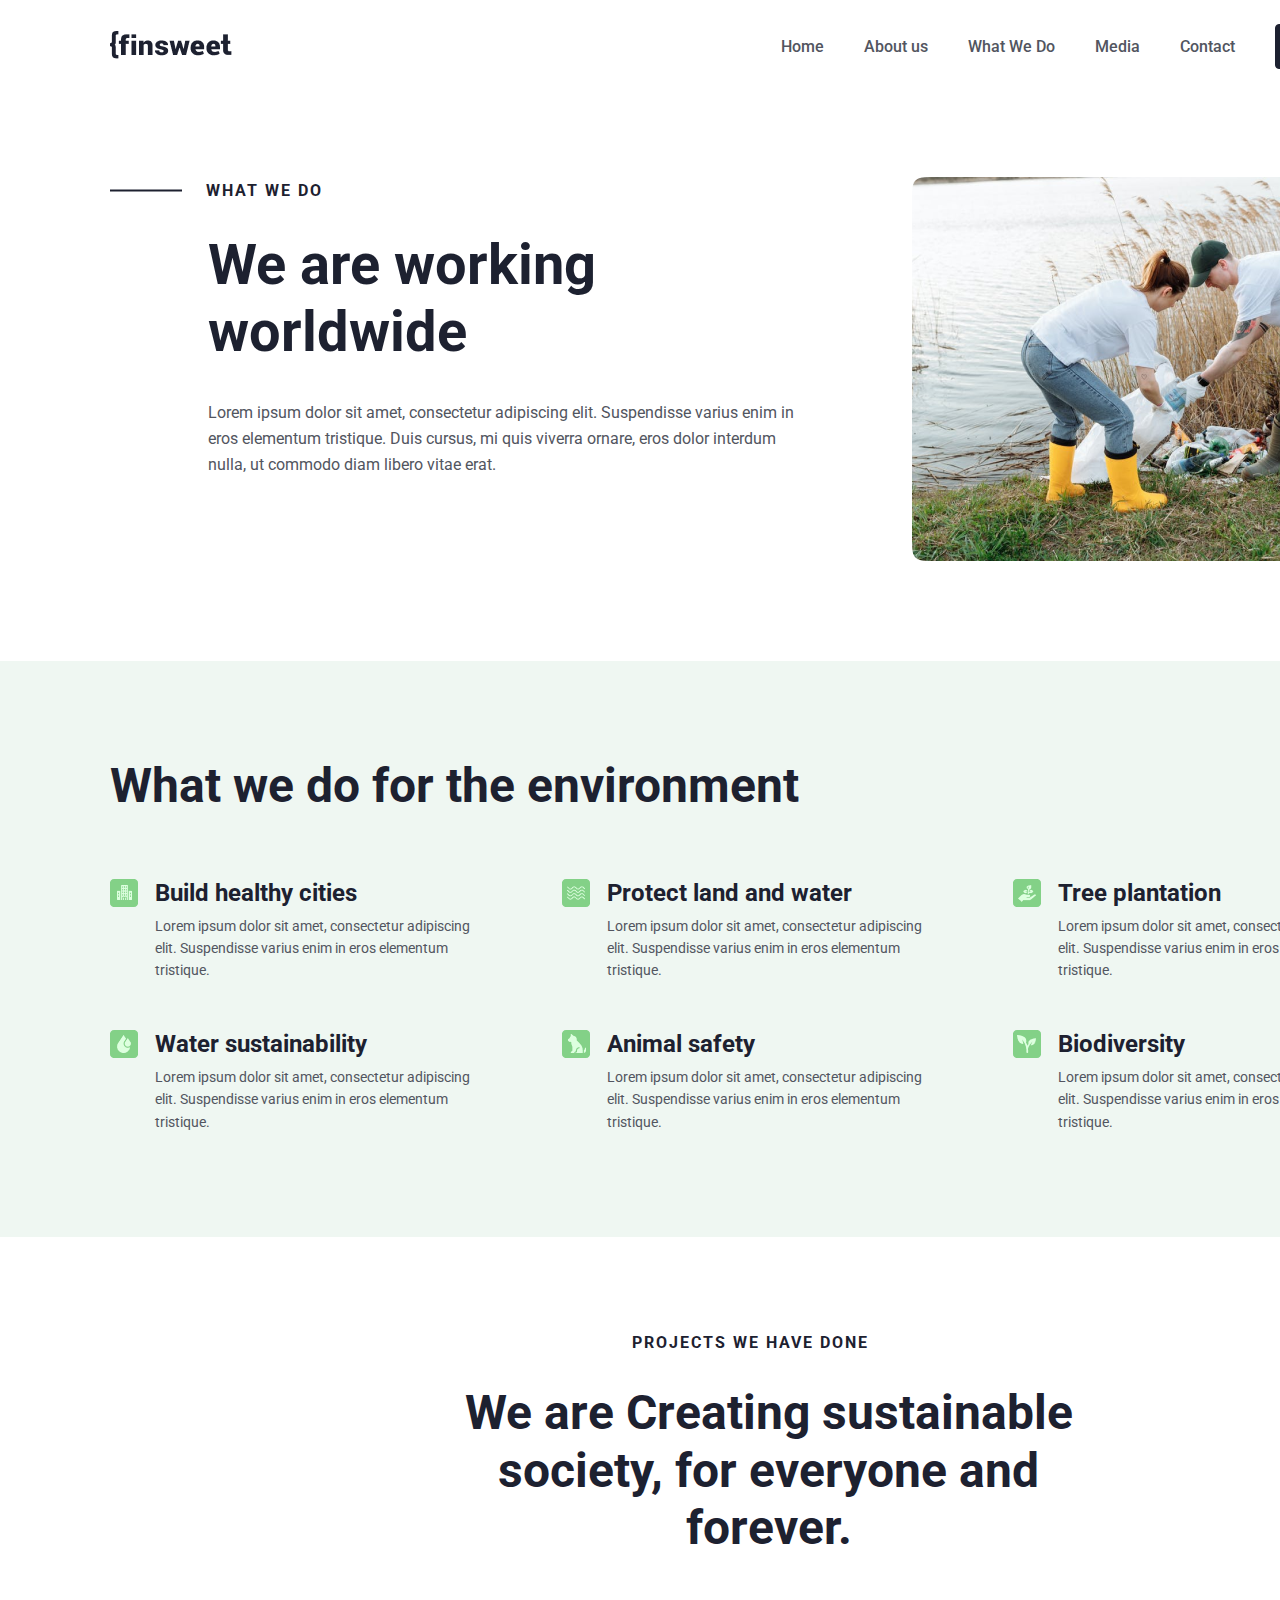
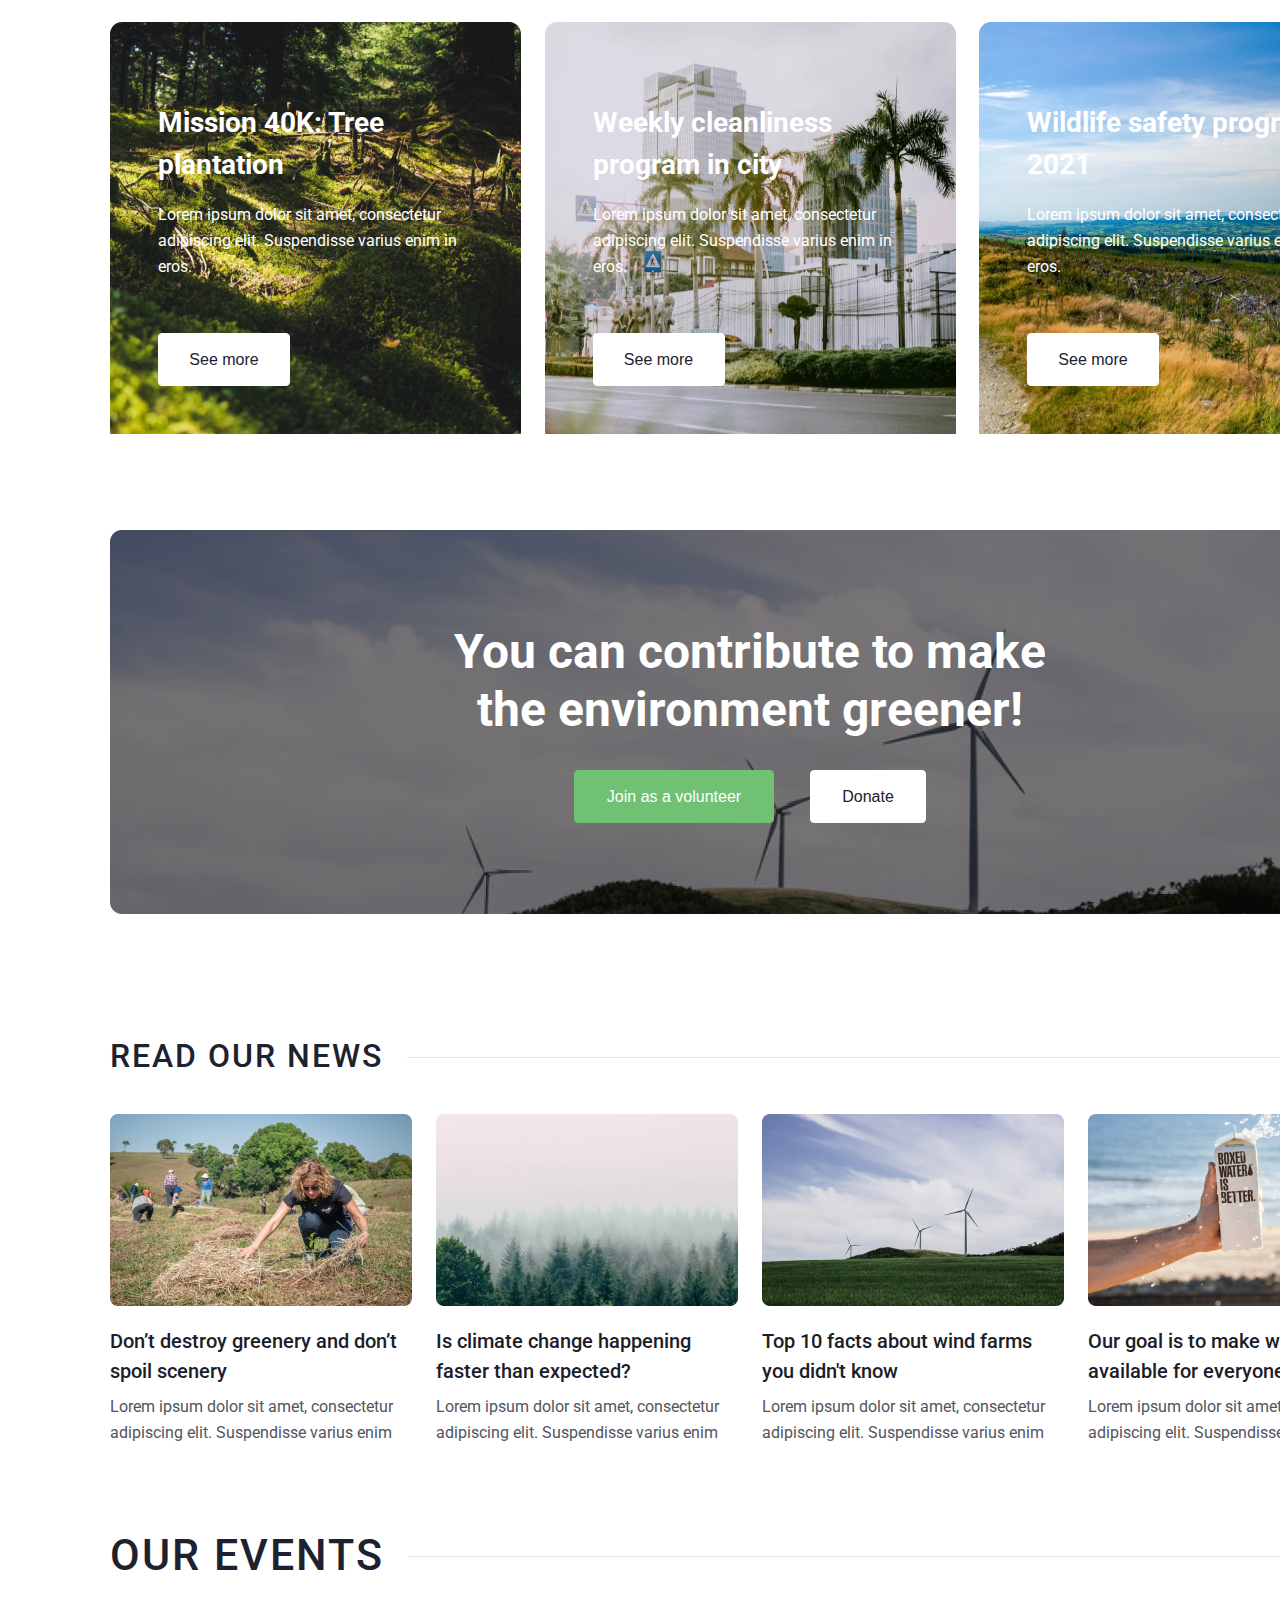
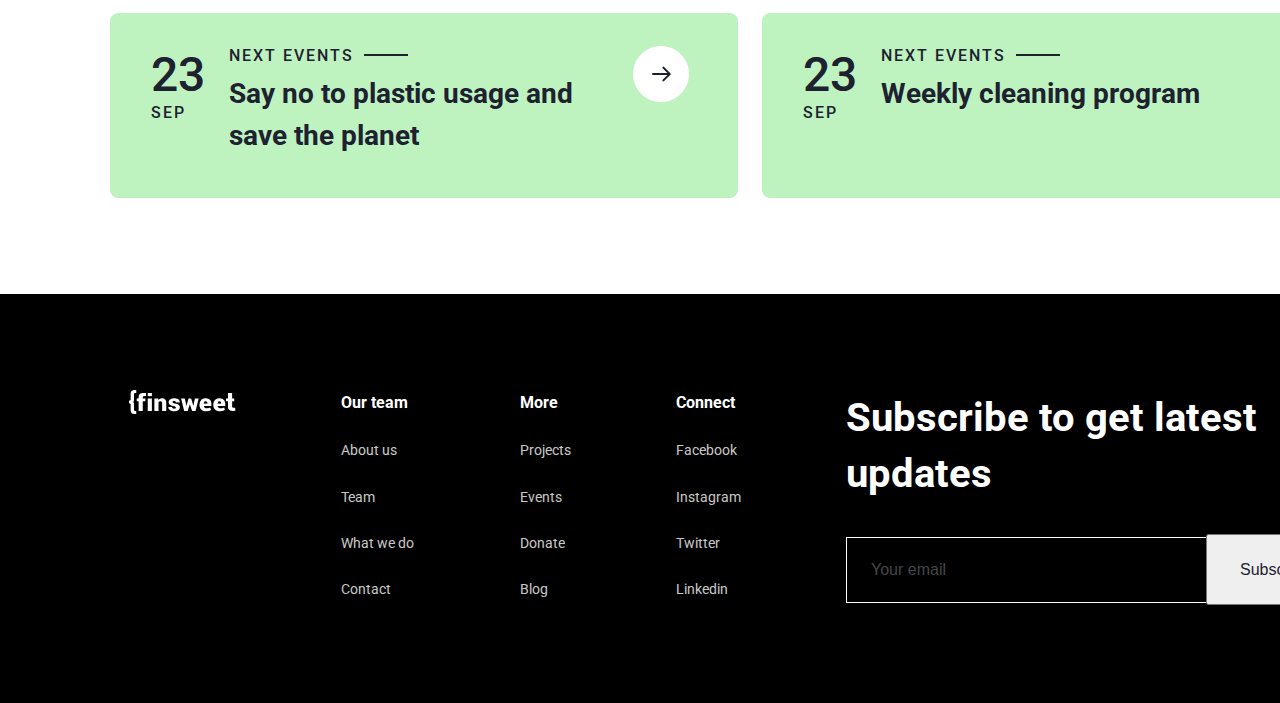
<file: pages/doing.html>
<!DOCTYPE html>
<html lang="en">

<head>
    <meta charset="UTF-8">
    <meta http-equiv="X-UA-Compatible" content="IE=edge">
    <meta name="viewport" content="width=device-width, initial-scale=1.0">
    <link rel="preconnect" href="https://fonts.googleapis.com">
    <link rel="preconnect" href="https://fonts.gstatic.com" crossorigin>
    <link
        href="https://fonts.googleapis.com/css2?family=Roboto:ital,wght@0,400;0,500;0,700;0,900;1,400;1,500;1,700;1,900&display=swap"
        rel="stylesheet">
    <link rel="stylesheet" href="../style.css">
    <title>Finsweet - What we do</title>
</head>

<body>
    <header class="header">
        <div class="container d-f jc-sb align-center">
            <div class="header-logo"><img src="../images/logo.png" alt="Finsweet"></div>
            <nav>
                <ul class="nav-list d-f align-center">
                    <li class="nav-list-item"><a href="/index.html">Home</a></li>
                    <li class="nav-list-item"><a href="./about.html">About us</a></li>
                    <li class="nav-list-item"><a href="./doing.html">What We Do</a></li>
                    <li class="nav-list-item"><a href="./media.html">Media</a></li>
                    <li class="nav-list-item"><a href="./contact.html">Contact</a></li>
                    <li class="nav-list-item black-btn"><a href="./donation.html">Donate</a></li>
                </ul>
            </nav>
        </div>
    </header>
    <main>
        <section>
            <div class="finsweet-working">
                <div class="container">
                    <div class="finsweet-working-block d-f">
                        <div class="finsweet-working-info">
                            <div class="block-title-wrap d-f">
                                <div><img src="../images/line1.png" alt="line"></div>
                                <div class="block-title">What we do</div>
                            </div>
                            <div class="finsweet-working-title">We are working worldwide</div>
                            <div class="finsweet-working-subtitle">Lorem ipsum dolor sit amet, consectetur adipiscing
                                elit. Suspendisse varius enim in eros elementum tristique. Duis cursus, mi quis viverra
                                ornare, eros dolor interdum nulla, ut commodo diam libero vitae erat.
                            </div>
                        </div>
                        <div class="finsweet-working-img"><img src="../images/working.png" alt="working"></div>
                    </div>
                </div>
            </div>
        </section>
        <section>
            <div class="finsweet-environment">
                <div class="container">
                    <div class="finsweet-environment-title">What we do for the environment</div>
                    <div class="finsweet-environment-box d-f jc-sb">
                        <div class="finsweet-environment-item">
                            <div class="environment-item-title">Build healthy cities</div>
                            <div class="environment-item-subtitle">Lorem ipsum dolor sit amet, consectetur adipiscing
                                elit. Suspendisse varius enim in eros elementum tristique.
                            </div>
                        </div>
                        <div class="finsweet-environment-item">
                            <div class="environment-item-title">Protect land and water</div>
                            <div class="environment-item-subtitle">Lorem ipsum dolor sit amet, consectetur adipiscing
                                elit. Suspendisse varius enim in eros elementum tristique.
                            </div>
                        </div>
                        <div class="finsweet-environment-item">
                            <div class="environment-item-title">Tree plantation</div>
                            <div class="environment-item-subtitle">Lorem ipsum dolor sit amet, consectetur adipiscing
                                elit. Suspendisse varius enim in eros elementum tristique.
                            </div>
                        </div>
                        <div class="finsweet-environment-item">
                            <div class="environment-item-title">Water sustainability</div>
                            <div class="environment-item-subtitle">Lorem ipsum dolor sit amet, consectetur adipiscing
                                elit. Suspendisse varius enim in eros elementum tristique.
                            </div>
                        </div>
                        <div class="finsweet-environment-item">
                            <div class="environment-item-title">Animal safety</div>
                            <div class="environment-item-subtitle">Lorem ipsum dolor sit amet, consectetur adipiscing
                                elit. Suspendisse varius enim in eros elementum tristique.
                            </div>
                        </div>
                        <div class="finsweet-environment-item">
                            <div class="environment-item-title">Biodiversity</div>
                            <div class="environment-item-subtitle">Lorem ipsum dolor sit amet, consectetur adipiscing
                                elit. Suspendisse varius enim in eros elementum tristique.
                            </div>
                        </div>

                    </div>
                </div>
            </div>
        </section>
        <section>
            <div class="finsweet-projects">
                <div class="container">
                    <div class="finsweet-projects-caption">
                        <div class="finsweet-projects-undertitle">Projects we have done</div>
                        <div class="finsweet-projects-title">We are Creating sustainable society, for everyone and forever.</div>
                    </div>
                    <div class="finsweet-projects-box d-f jc-sb">
                        <div class="finsweet-projects-item">
                            <div class="projects-item-title">Mission 40K: Tree plantation</div>
                            <div class="projects-item-subtitle">Lorem ipsum dolor sit amet, consectetur adipiscing elit.
                                Suspendisse varius enim in eros.
                            </div>
                            <button class="projects-item-btn">See more</button>

                        </div>
                        <div class="finsweet-projects-item">
                            <div class="projects-item-title">Weekly cleanliness program in city</div>
                            <div class="projects-item-subtitle">Lorem ipsum dolor sit amet, consectetur adipiscing elit.
                                Suspendisse varius enim in eros.
                            </div>
                            <button class="projects-item-btn">See more</button>
                        </div>
                        <div class="finsweet-projects-item">
                            <div class="projects-item-title">Wildlife safety program 2021</div>
                            <div class="projects-item-subtitle">Lorem ipsum dolor sit amet, consectetur adipiscing elit.
                                Suspendisse varius enim in eros.
                            </div>
                            <button class="projects-item-btn">See more</button>
                        </div>
                    </div>
                </div>
            </div>
        </section>
        <section>
            <div class="container">
                <div class="finsweet-contribute">
                    <div class="finsweet-contribute-title">You can contribute to make the environment greener!</div>
                    <div class="finsweet-contribute-actions">
                        <button class="join-btn">Join as a volunteer</button>
                        <button class="donate-btn">Donate</button>
                    </div>
                </div>
                <div class="finsweet-news">
                    <div class="section-title-wrap d-f">
                        <div class="section-title">Read Our News</div>
                        <div><img src="../images/line3.png" alt="line"></div>
                    </div>
                    <div class="finsweet-news-box d-f jc-sb">
                        <div class="news-item">
                            <div class="news-item-img"><img src="../images/news1.png" alt="news1"></div>
                            <div class="news-item-title">Don’t destroy greenery and don’t spoil scenery</div>
                            <div class="news-item-subtitle">Lorem ipsum dolor sit amet, consectetur adipiscing elit.
                                Suspendisse varius enim</div>
                        </div>
                        <div class="news-item">
                            <div class="news-item-img"><img src="../images/news2.png" alt="news2"></div>
                            <div class="news-item-title"> Is climate change happening faster than expected?</div>
                            <div class="news-item-subtitle">Lorem ipsum dolor sit amet, consectetur adipiscing elit.
                                Suspendisse varius enim</div>
                        </div>
                        <div class="news-item">
                            <div class="news-item-img"><img src="../images/news3.png" alt="news3"></div>
                            <div class="news-item-title"> Top 10 facts about wind farms you didn't know</div>
                            <div class="news-item-subtitle">Lorem ipsum dolor sit amet, consectetur adipiscing elit.
                                Suspendisse varius enim</div>
                        </div>
                        <div class="news-item">
                            <div class="news-item-img"><img src="../images/news4.png" alt="news4"></div>
                            <div class="news-item-title"> Our goal is to make water available for everyone</div>
                            <div class="news-item-subtitle">Lorem ipsum dolor sit amet, consectetur adipiscing elit.
                                Suspendisse varius enim</div>
                        </div>

                    </div>
                </div>
                <div class="finsweet-events">
                    <div class="section-title-wrap d-f">
                        <div class="section-title">Our Events</div>
                        <div><img src="../images/line3.png" alt="line"></div>
                    </div>
                    <div class="finsweet-events-box d-f jc-sb">
                        <div class="events-item">
                            <div class="events-item-content d-f jc-sb">
                                <div class="events-item-date">23<span>SEP</span></div>
                                <div class="events-item-info">
                                    <div class="undertitle-wrap d-f align-center">
                                        <div class="events-item-undertitle">Next Events</div>
                                        <div class="undertitle-img"><img src="../images/line4.png" alt="line"></div>
                                    </div>
                                    <div class="events-item-title">Say no to plastic usage and save the planet</div>
                                </div>
                                <div class="events-item-arrow"><img src="../images/arrow.png" alt="arrow"></div>
                            </div>
                        </div>
                        <div class="events-item">
                            <div class="events-item-content d-f jc-sb">
                                <div class="events-item-date">23<span>SEP</span></div>
                                <div class="events-item-info">
                                    <div class="undertitle-wrap d-f align-center">
                                        <div class="events-item-undertitle">Next Events</div>
                                        <div class="undertitle-img"><img src="../images/line4.png" alt="line"></div>
                                    </div>
                                    <div class="events-item-title">Weekly cleaning program</div>
                                </div>
                                <div class="events-item-arrow"><img src="../images/arrow.png" alt="arrow"></div>
                            </div>
                        </div>
                    </div>
                </div>
            </div>
        </section>
        <footer class="footer">
            <div class="container">
                <div class="footer-box d-f jc-sb">
                    <div class="footer-logo"><img src="../images/footer-logo.png" alt="Finsweet"></div>
                    <div class="footer-team">
                        <div class="footer-title">Our team</div>
                        <ul class="footer-list">
                            <li class="footer-list-item"><a href="./about.html">About us</a></li>
                            <li class="footer-list-item"><a href="#">Team</a></li>
                            <li class="footer-list-item"><a href="#">What we do</a></li>
                            <li class="footer-list-item"><a href="#">Contact</a></li>
                        </ul>
                    </div>
                    <div class="footer-more">
                        <div class="footer-title">More</div>
                        <ul class="footer-list">
                            <li class="footer-list-item"><a href="#">Projects</a></li>
                            <li class="footer-list-item"><a href="#">Events</a></li>
                            <li class="footer-list-item"><a href="#">Donate</a></li>
                            <li class="footer-list-item"><a href="#">Blog</a></li>
                        </ul>
                    </div>
                    <div class="footer-connect">
                        <div class="footer-title">Connect</div>
                        <ul class="footer-list">
                            <li class="footer-list-item"><a href="#">Facebook</a></li>
                            <li class="footer-list-item"><a href="#">Instagram</a></li>
                            <li class="footer-list-item"><a href="#">Twitter</a></li>
                            <li class="footer-list-item"><a href="#">Linkedin</a></li>
                        </ul>
                    </div>
                    <div class="footer-subscribe">
                        <div class="footer-subscribe-title">Subscribe to get latest updates</div>
                        <form class="footer-subscribe-form">
                            <input type="email" name="email" placeholder="Your email">
                            <button type="submit">Subscribe</button>
                        </form>
                    </div>
                </div>
            </div>
        </footer>
    </main>
</body>

</html>
</file>
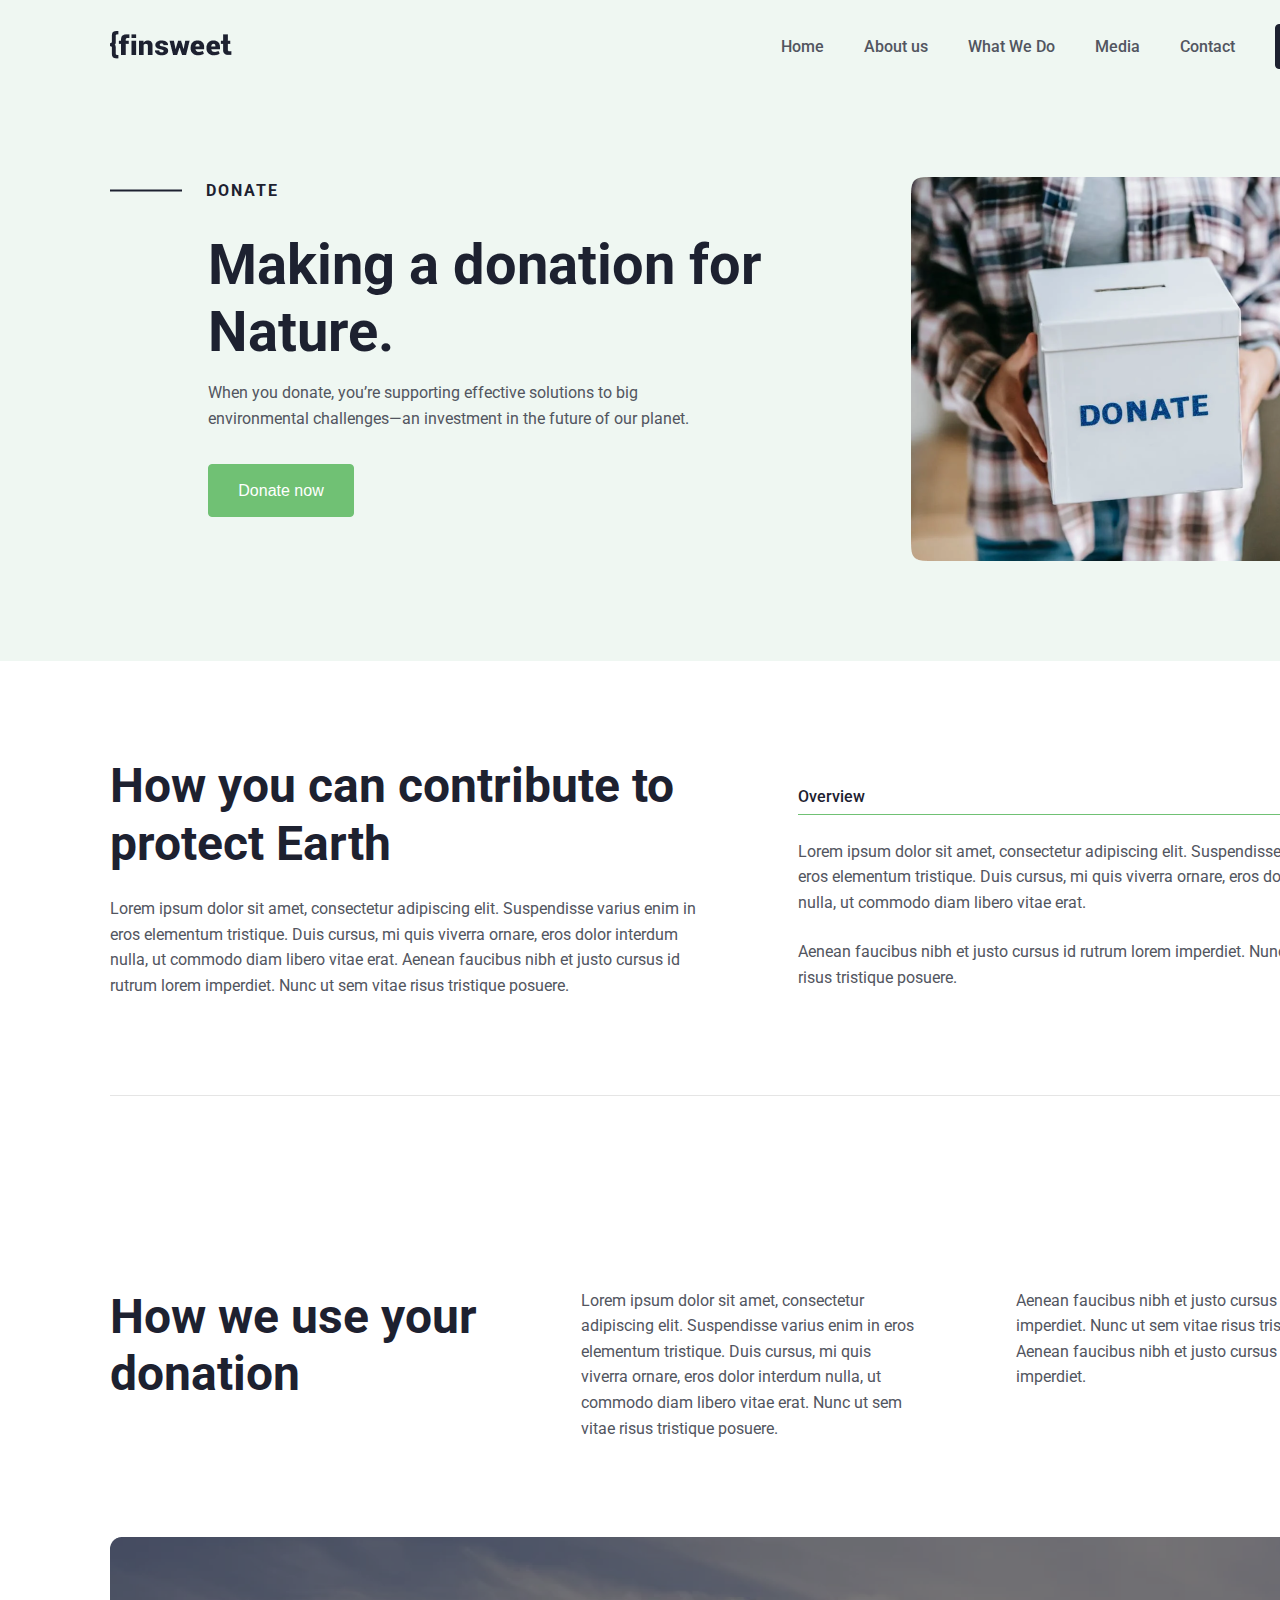
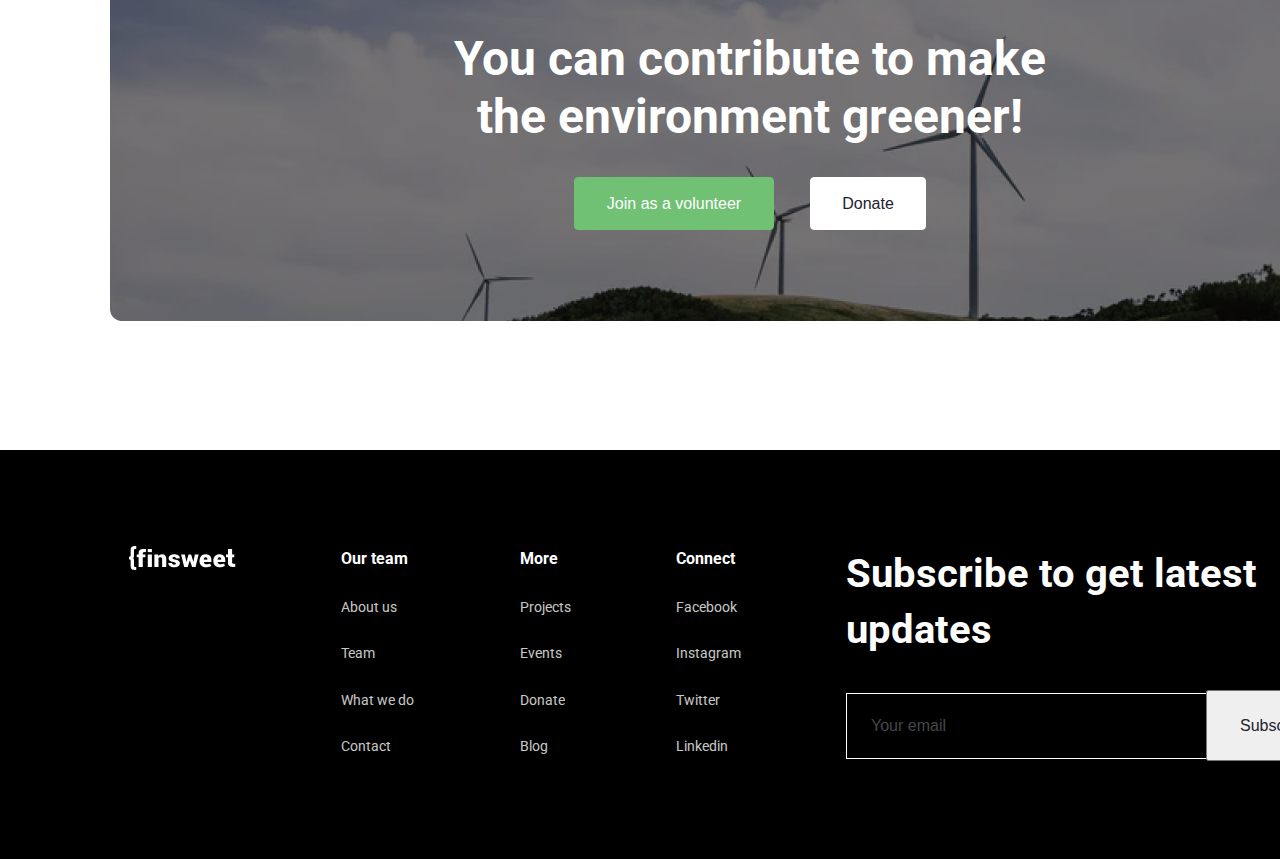
<file: pages/donation.html>
<!DOCTYPE html>
<html lang="en">

<head>
    <meta charset="UTF-8">
    <meta http-equiv="X-UA-Compatible" content="IE=edge">
    <meta name="viewport" content="width=device-width, initial-scale=1.0">
    <link rel="preconnect" href="https://fonts.googleapis.com">
    <link rel="preconnect" href="https://fonts.gstatic.com" crossorigin>
    <link
        href="https://fonts.googleapis.com/css2?family=Roboto:ital,wght@0,400;0,500;0,700;0,900;1,400;1,500;1,700;1,900&display=swap"
        rel="stylesheet">
    <link rel="stylesheet" href="../style.css">
    <title>Finsweet - Donation</title>
</head>

<body>
    <header class="header lightgreen-bg">
        <div class="container d-f jc-sb align-center">
            <div class="header-logo"><img src="../images/logo.png" alt="Finsweet"></div>
            <nav>
                <ul class="nav-list d-f align-center">
                    <li class="nav-list-item"><a href="/index.html">Home</a></li>
                    <li class="nav-list-item"><a href="./about.html">About us</a></li>
                    <li class="nav-list-item"><a href="./doing.html">What We Do</a></li>
                    <li class="nav-list-item"><a href="./media.html">Media</a></li>
                    <li class="nav-list-item"><a href="./contact.html">Contact</a></li>
                    <li class="nav-list-item black-btn"><a href="./donation.html">Donate</a></li>
                </ul>
            </nav>
        </div>
    </header>
    <main>
        <section>
            <div class="finsweet-donation lightgreen-bg">
                <div class="container">
                    <div class="finsweet-donation-box d-f">
                        <div class="finsweet-donation-caption">
                            <div class="block-title-wrap d-f">
                                <div><img src="../images/line1.png" alt="line"></div>
                                <div class="block-title">Donate</div>
                            </div>
                            <div class="finsweet-donation-title">Making a donation for Nature.</div>
                            <div class="finsweet-donation-subtitle">When you donate, you’re supporting effective
                                solutions to big environmental challenges—an investment in the future of our planet.
                            </div>
                            <button class="help-info-btn">Donate now</button>
                        </div>
                        <div class="finsweet-donation-img"><img src="../images/donate.png" alt="donate"></div>
                    </div>
                </div>
            </div>
        </section>
        <section>
            <div class="donation-contribute">
                <div class="container">
                    <div class="donation-contribute-box d-f">
                        <div class="donation-contribute-caption">
                            <div class="donation-contribute-title">How you can contribute to protect Earth</div>
                            <div class="donation-contribute-subtitle">Lorem ipsum dolor sit amet, consectetur adipiscing
                                elit. Suspendisse varius enim in eros elementum tristique. Duis cursus, mi quis viverra
                                ornare, eros dolor interdum nulla, ut commodo diam libero vitae erat. Aenean faucibus
                                nibh et justo cursus id rutrum lorem imperdiet. Nunc ut sem vitae risus tristique
                                posuere.
                            </div>
                        </div>
                        <div class="donation-contribute-overview">
                            <div class="contribute-overview-title">Overview</div>
                            <div class="donation-contribute-subtitle">
                                <p>
                                    Lorem ipsum dolor sit amet, consectetur adipiscing elit. Suspendisse varius enim in
                                    eros elementum tristique. Duis cursus, mi quis viverra ornare, eros dolor interdum
                                    nulla, ut commodo diam libero vitae erat.
                                </p>
                                <p>
                                    Aenean faucibus nibh et justo cursus id rutrum lorem imperdiet. Nunc ut sem vitae
                                    risus tristique posuere.
                                </p>
                            </div>
                        </div>
                    </div>
                </div>
            </div>
            <div class="donation-use">
                <div class="container">
                    <div class="donation-use-box d-f jc-sb">
                        <div class="donation-use-title">How we use your donation</div>
                        <div class="donation-use-subtitle">
                            Lorem ipsum dolor sit amet, consectetur adipiscing elit. Suspendisse varius enim in eros
                            elementum tristique. Duis cursus, mi quis viverra ornare, eros dolor interdum nulla, ut
                            commodo diam libero vitae erat. Nunc ut sem vitae risus tristique posuere.
                        </div>
                        <div class="donation-use-subtitle">
                            Aenean faucibus nibh et justo cursus id rutrum lorem imperdiet. Nunc ut sem vitae risus
                            tristique posuere. Aenean faucibus nibh et justo cursus id rutrum lorem imperdiet.
                        </div>
                    </div>

                    <div class="finsweet-contribute">
                        <div class="finsweet-contribute-title">You can contribute to make the environment greener!</div>
                        <div class="finsweet-contribute-actions">
                            <button class="join-btn">Join as a volunteer</button>
                            <button class="donate-btn">Donate</button>
                        </div>
                    </div>
                </div>
            </div>
        </section>
    </main>
    <footer class="footer">
        <div class="container">
            <div class="footer-box d-f jc-sb">
                <div class="footer-logo"><img src="../images/footer-logo.png" alt="Finsweet"></div>
                <div class="footer-team">
                    <div class="footer-title">Our team</div>
                    <ul class="footer-list">
                        <li class="footer-list-item"><a href="./about.html">About us</a></li>
                        <li class="footer-list-item"><a href="#">Team</a></li>
                        <li class="footer-list-item"><a href="#">What we do</a></li>
                        <li class="footer-list-item"><a href="#">Contact</a></li>
                    </ul>
                </div>
                <div class="footer-more">
                    <div class="footer-title">More</div>
                    <ul class="footer-list">
                        <li class="footer-list-item"><a href="#">Projects</a></li>
                        <li class="footer-list-item"><a href="#">Events</a></li>
                        <li class="footer-list-item"><a href="#">Donate</a></li>
                        <li class="footer-list-item"><a href="#">Blog</a></li>
                    </ul>
                </div>
                <div class="footer-connect">
                    <div class="footer-title">Connect</div>
                    <ul class="footer-list">
                        <li class="footer-list-item"><a href="#">Facebook</a></li>
                        <li class="footer-list-item"><a href="#">Instagram</a></li>
                        <li class="footer-list-item"><a href="#">Twitter</a></li>
                        <li class="footer-list-item"><a href="#">Linkedin</a></li>
                    </ul>
                </div>
                <div class="footer-subscribe">
                    <div class="footer-subscribe-title">Subscribe to get latest updates</div>
                    <form class="footer-subscribe-form">
                        <input type="email" name="email" placeholder="Your email">
                        <button type="submit">Subscribe</button>
                    </form>
                </div>
            </div>
        </div>
    </footer>
</body>

</html>
</file>
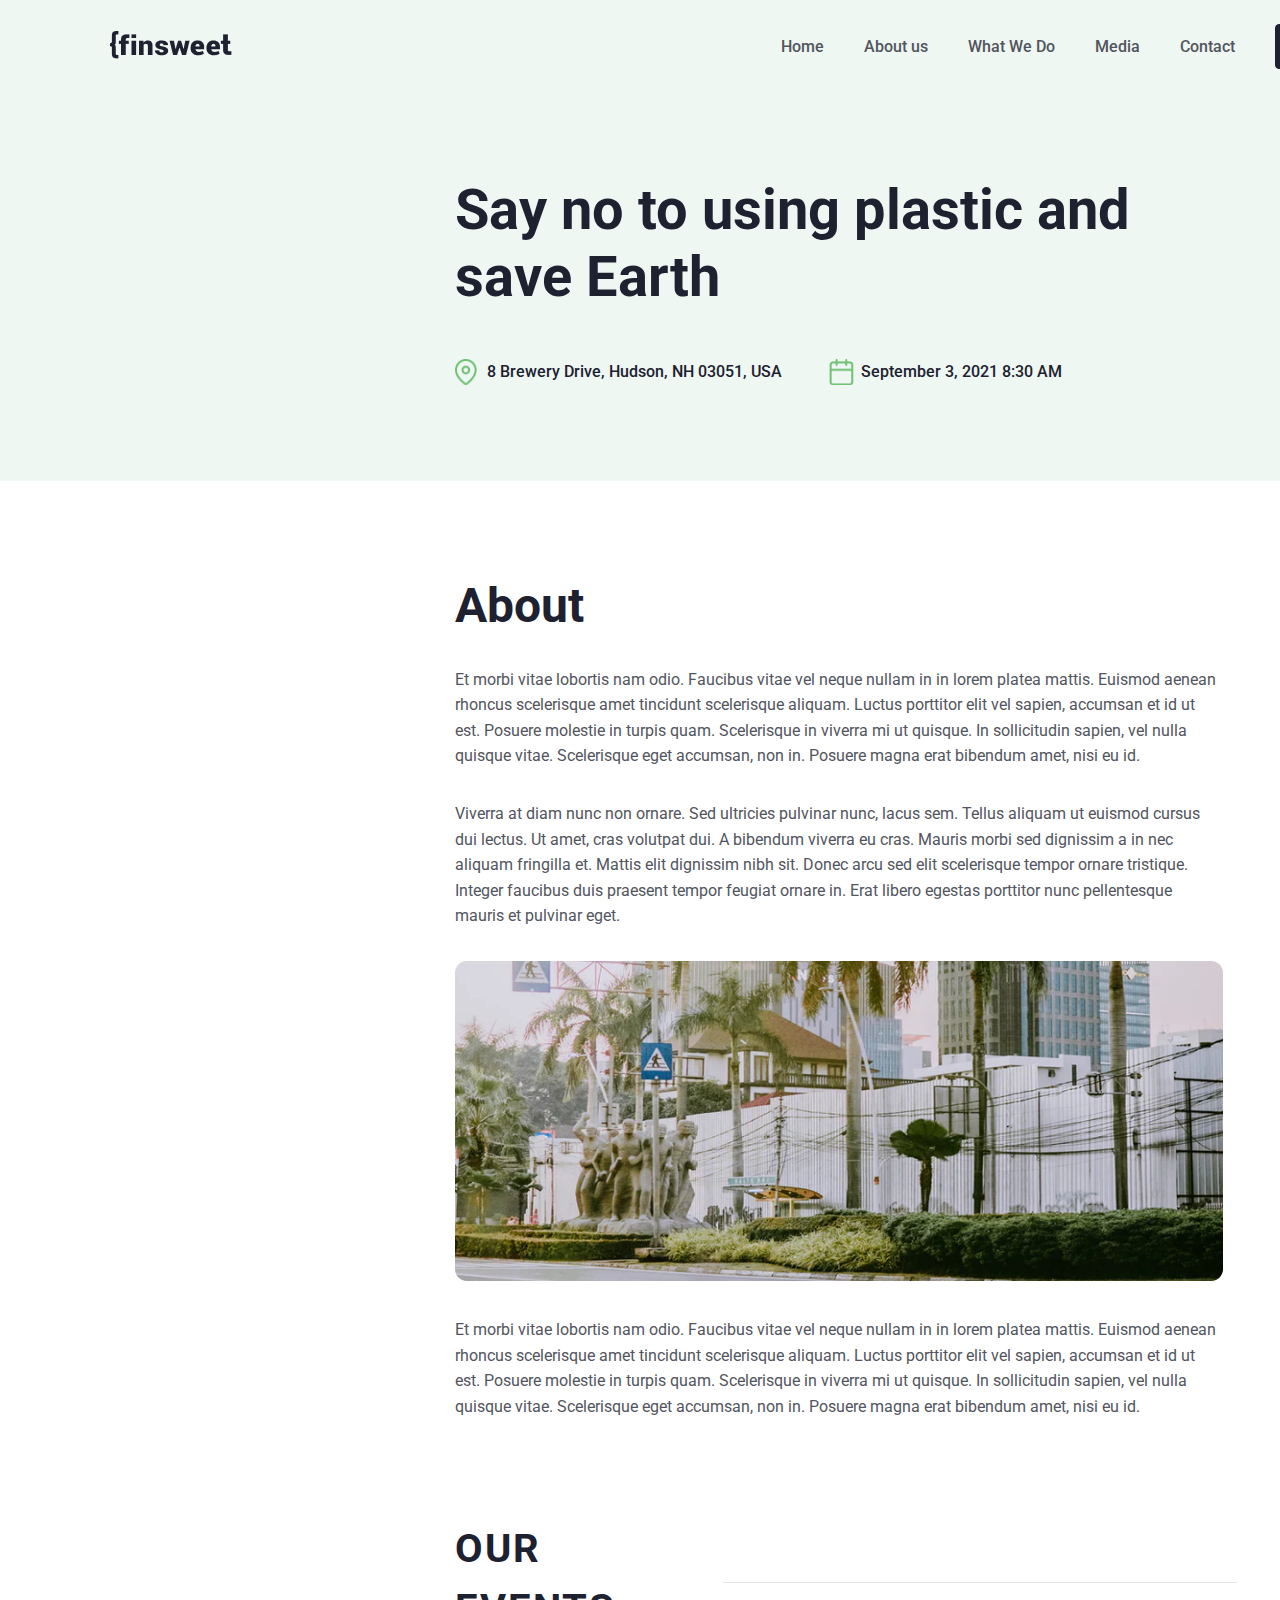
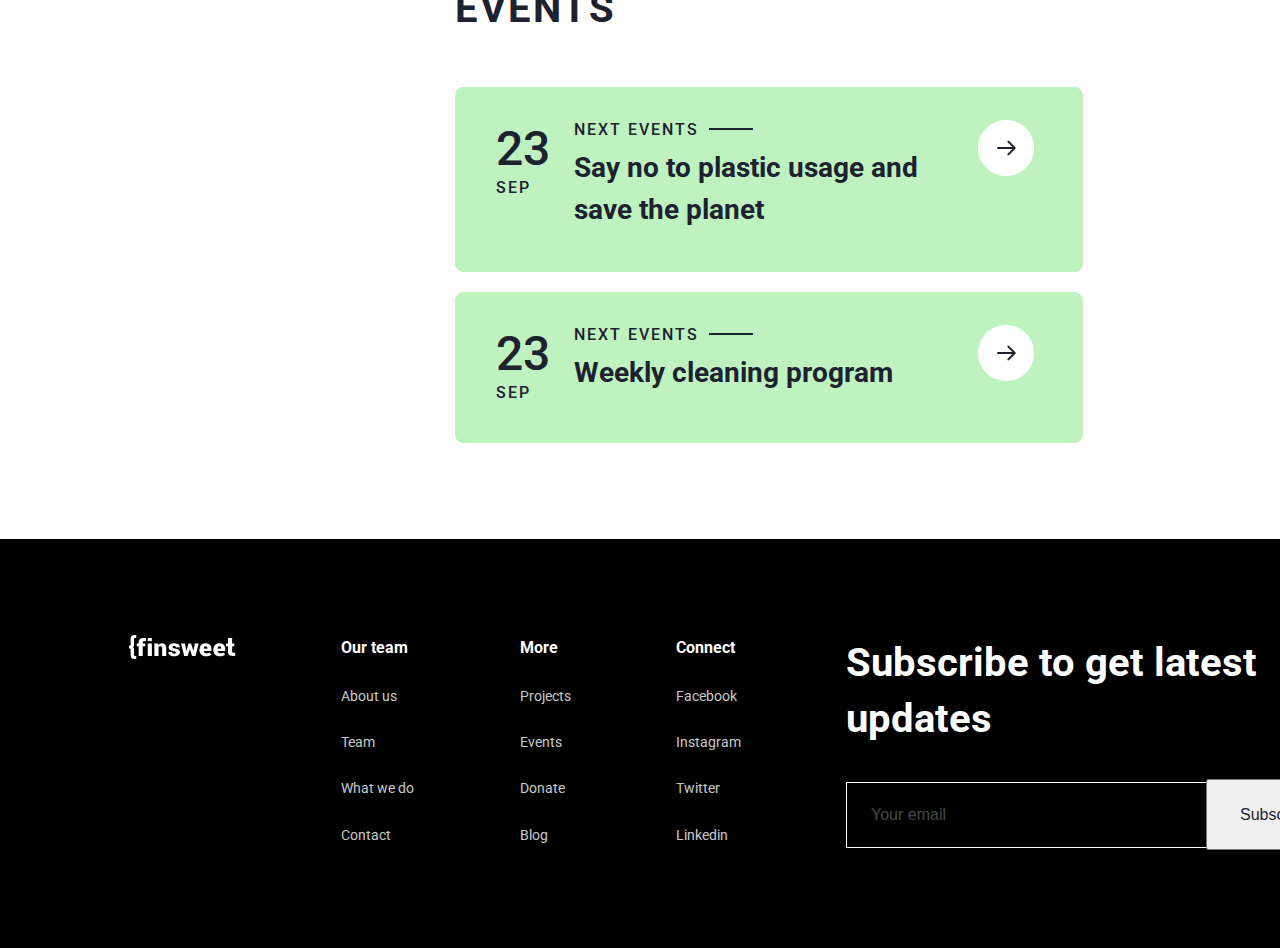
<file: pages/event.html>
<!DOCTYPE html>
<html lang="en">

<head>
    <meta charset="UTF-8">
    <meta http-equiv="X-UA-Compatible" content="IE=edge">
    <meta name="viewport" content="width=device-width, initial-scale=1.0">
    <link rel="preconnect" href="https://fonts.googleapis.com">
    <link rel="preconnect" href="https://fonts.gstatic.com" crossorigin>
    <link
        href="https://fonts.googleapis.com/css2?family=Roboto:ital,wght@0,400;0,500;0,700;0,900;1,400;1,500;1,700;1,900&display=swap"
        rel="stylesheet">
    <link rel="stylesheet" href="../style.css">
    <title>Finsweet - Event</title>
</head>

<body>
    <header class="header lightgreen-bg">
        <div class="container d-f jc-sb align-center">
            <div class="header-logo"><img src="../images/logo.png" alt="Finsweet"></div>
            <nav>
                <ul class="nav-list d-f align-center">
                    <li class="nav-list-item"><a href="/index.html">Home</a></li>
                    <li class="nav-list-item"><a href="./about.html">About us</a></li>
                    <li class="nav-list-item"><a href="./doing.html">What We Do</a></li>
                    <li class="nav-list-item"><a href="./media.html">Media</a></li>
                    <li class="nav-list-item"><a href="./contact.html">Contact</a></li>
                    <li class="nav-list-item black-btn"><a href="./donation.html">Donate</a></li>
                </ul>
            </nav>
        </div>
    </header>
    <main>
        <section>
            <div class="event-caption lightgreen-bg">
                <div class="container">
                    <div class="event-title">Say no to using plastic and save Earth</div>
                    <div class="event-info d-f">
                        <div class="event-location">8 Brewery Drive, Hudson, NH 03051, USA</div>
                        <div class="event-date">September 3, 2021 8:30 AM</div>
                    </div>
                </div>
            </div>
        </section>
        <section>
            <div class="event-about">
                <div class="container">
                    <div class="event-about-title">About</div>
                    <p class="event-about-desc">Et morbi vitae lobortis nam odio. Faucibus vitae vel neque nullam in in
                        lorem platea mattis. Euismod aenean rhoncus scelerisque amet tincidunt scelerisque aliquam.
                        Luctus porttitor elit vel sapien, accumsan et id ut est. Posuere molestie in turpis quam.
                        Scelerisque in viverra mi ut quisque. In sollicitudin sapien, vel nulla quisque vitae.
                        Scelerisque eget accumsan, non in. Posuere magna erat bibendum amet, nisi eu id.</p>
                    <p class="event-about-desc">Viverra at diam nunc non ornare. Sed ultricies pulvinar nunc, lacus sem.
                        Tellus aliquam ut euismod cursus dui lectus. Ut amet, cras volutpat dui. A bibendum viverra eu
                        cras.
                        Mauris morbi sed dignissim a in nec aliquam fringilla et. Mattis elit dignissim nibh sit. Donec
                        arcu sed elit scelerisque tempor ornare tristique. Integer faucibus duis praesent tempor feugiat
                        ornare in. Erat libero egestas porttitor nunc pellentesque mauris et pulvinar eget.</p>
                    <div class="event-about-img"><img src="../images/event.png" alt="event"></div>
                    <div class="event-about-desc">Et morbi vitae lobortis nam odio. Faucibus vitae vel neque nullam in
                        in lorem platea mattis. Euismod aenean rhoncus scelerisque amet tincidunt scelerisque aliquam.
                        Luctus porttitor elit vel sapien, accumsan et id ut est. Posuere molestie in turpis quam.
                        Scelerisque in viverra mi ut quisque. In sollicitudin sapien, vel nulla quisque vitae.
                        Scelerisque eget accumsan, non in. Posuere magna erat bibendum amet, nisi eu id.</div>
                </div>
            </div>
        </section>
        <section>
            <div class="finsweet-events finsweet-events__center">
                <div class="container">
                    <div class="section-title-wrap d-f jc-sb">
                        <div class="section-title">Our Events</div>
                        <div><img src="../images/line5.png" alt="line"></div>
                    </div>
                    <div class="finsweet-events-box">
                        <div class="events-item">
                            <div class="events-item-content d-f jc-sb">
                                <div class="events-item-date">23<span>SEP</span></div>
                                <div class="events-item-info">
                                    <div class="undertitle-wrap d-f align-center">
                                        <div class="events-item-undertitle">Next Events</div>
                                        <div class="undertitle-img"><img src="../images/line4.png" alt="line"></div>
                                    </div>
                                    <div class="events-item-title">Say no to plastic usage and save the planet</div>
                                </div>
                                <div class="events-item-arrow"><img src="../images/arrow.png" alt="arrow"></div>
                            </div>
                        </div>
                        <div class="events-item">
                            <div class="events-item-content d-f jc-sb">
                                <div class="events-item-date">23<span>SEP</span></div>
                                <div class="events-item-info">
                                    <div class="undertitle-wrap d-f align-center">
                                        <div class="events-item-undertitle">Next Events</div>
                                        <div class="undertitle-img"><img src="../images/line4.png" alt="line"></div>
                                    </div>
                                    <div class="events-item-title">Weekly cleaning program</div>
                                </div>
                                <div class="events-item-arrow"><img src="../images/arrow.png" alt="arrow"></div>
                            </div>
                        </div>
                    </div>
                </div>
            </div>
        </section>
    </main>
    <footer class="footer">
        <div class="container">
            <div class="footer-box d-f jc-sb">
                <div class="footer-logo"><img src="../images/footer-logo.png" alt="Finsweet"></div>
                <div class="footer-team">
                    <div class="footer-title">Our team</div>
                    <ul class="footer-list">
                        <li class="footer-list-item"><a href="./about.html">About us</a></li>
                        <li class="footer-list-item"><a href="#">Team</a></li>
                        <li class="footer-list-item"><a href="#">What we do</a></li>
                        <li class="footer-list-item"><a href="#">Contact</a></li>
                    </ul>
                </div>
                <div class="footer-more">
                    <div class="footer-title">More</div>
                    <ul class="footer-list">
                        <li class="footer-list-item"><a href="#">Projects</a></li>
                        <li class="footer-list-item"><a href="#">Events</a></li>
                        <li class="footer-list-item"><a href="#">Donate</a></li>
                        <li class="footer-list-item"><a href="#">Blog</a></li>
                    </ul>
                </div>
                <div class="footer-connect">
                    <div class="footer-title">Connect</div>
                    <ul class="footer-list">
                        <li class="footer-list-item"><a href="#">Facebook</a></li>
                        <li class="footer-list-item"><a href="#">Instagram</a></li>
                        <li class="footer-list-item"><a href="#">Twitter</a></li>
                        <li class="footer-list-item"><a href="#">Linkedin</a></li>
                    </ul>
                </div>
                <div class="footer-subscribe">
                    <div class="footer-subscribe-title">Subscribe to get latest updates</div>
                    <form class="footer-subscribe-form">
                        <input type="email" name="email" placeholder="Your email">
                        <button type="submit">Subscribe</button>
                    </form>
                </div>
            </div>
        </div>
    </footer>
</body>

</html>
</file>
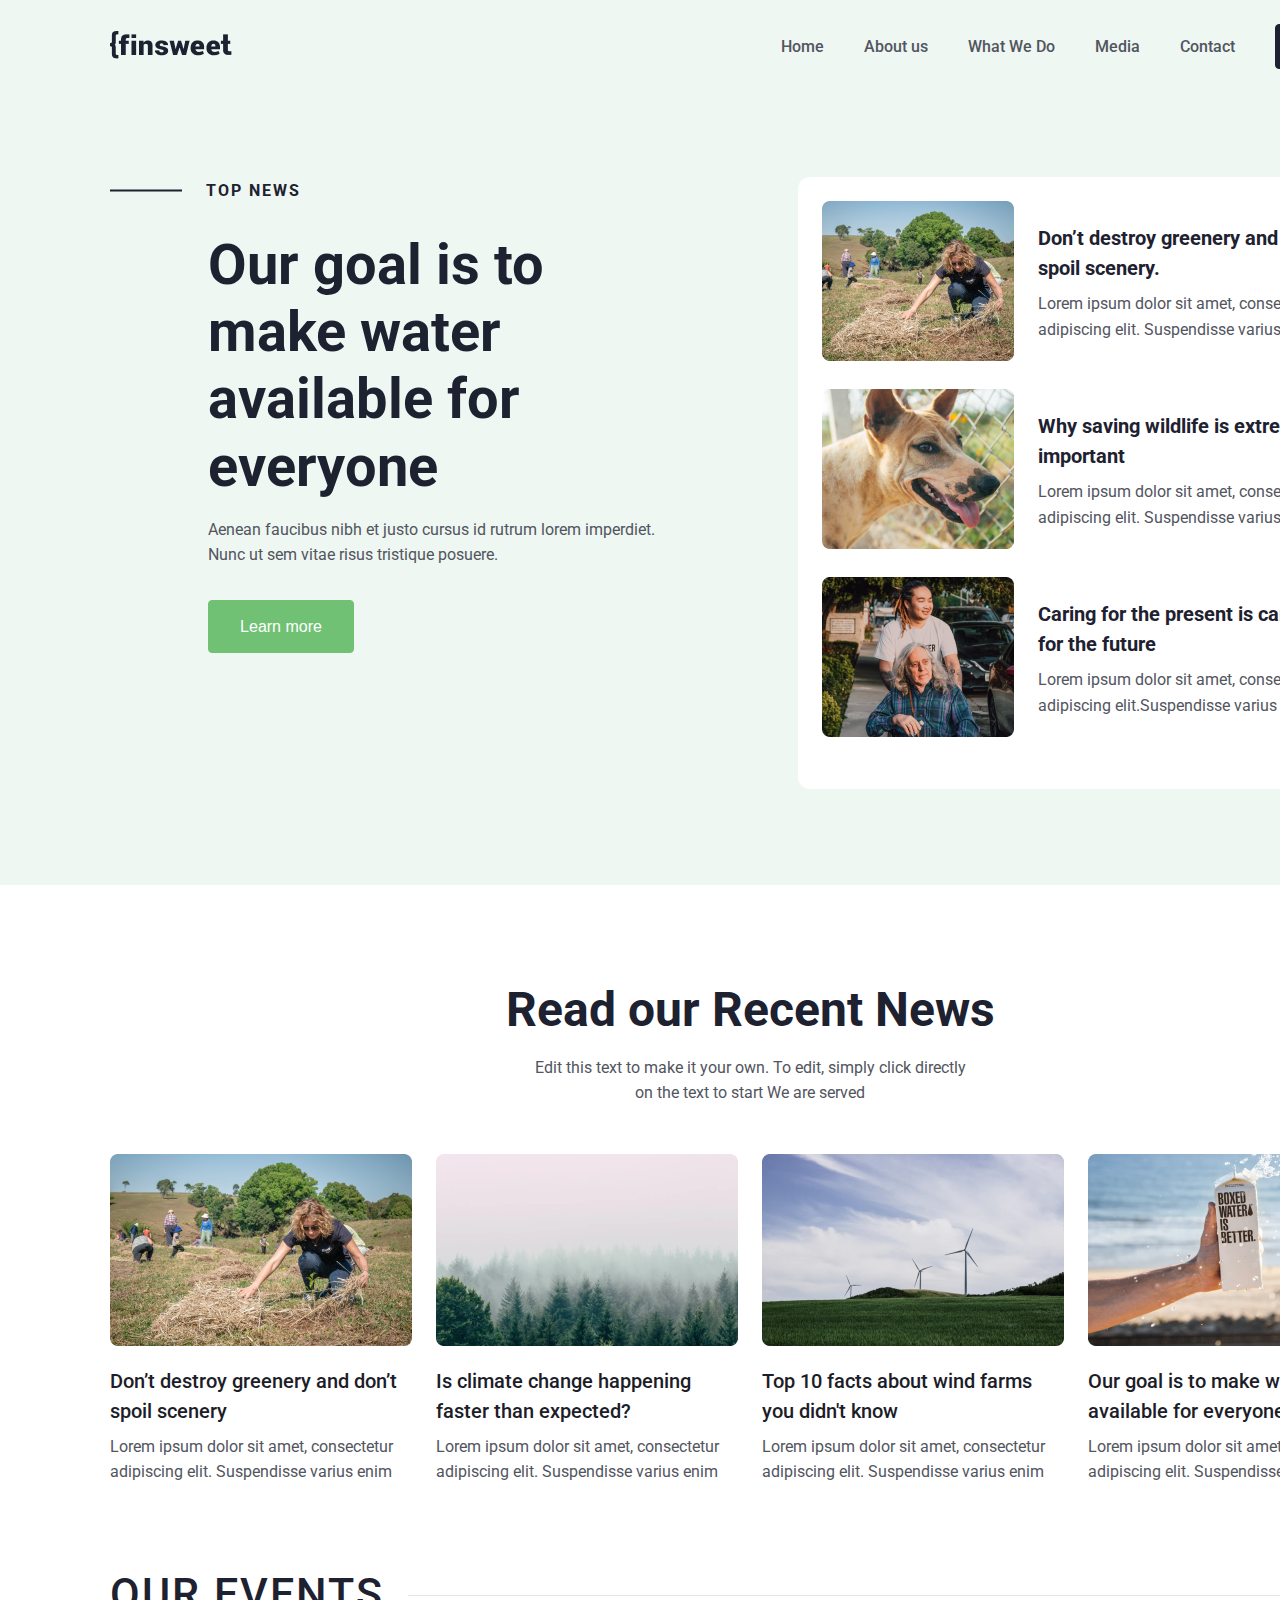
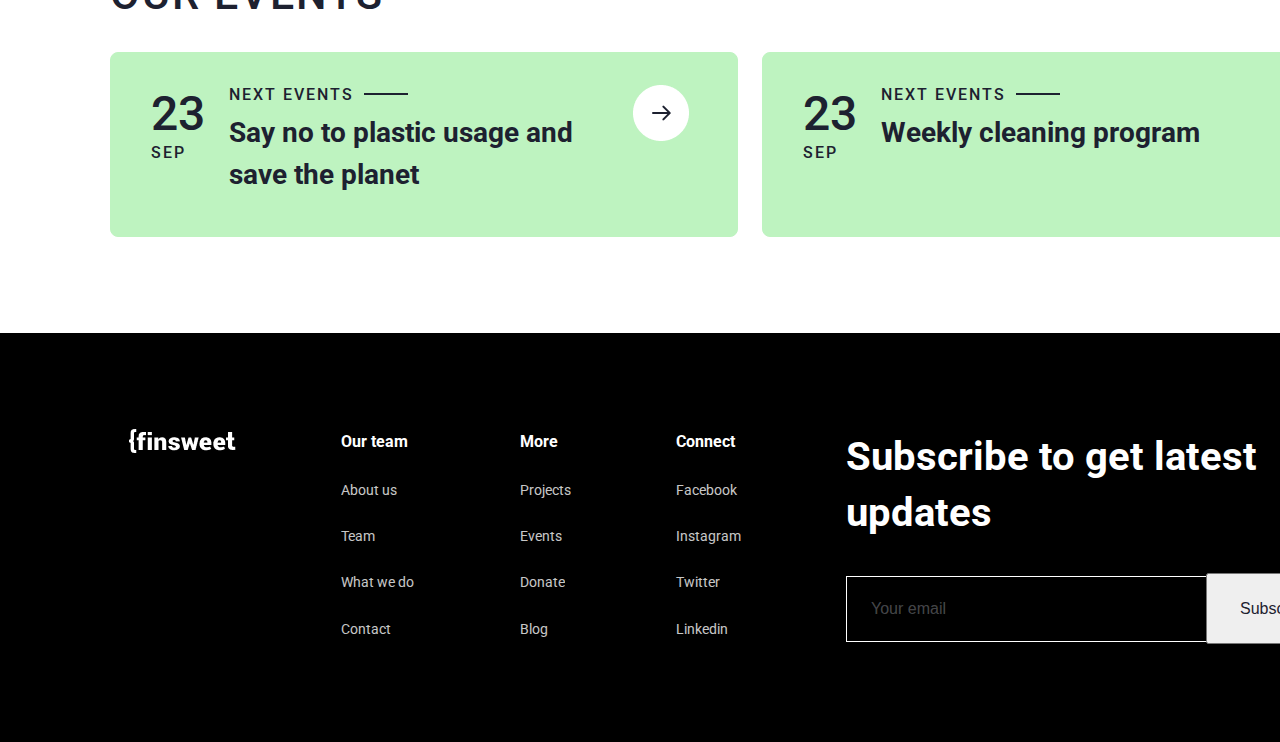
<file: pages/media.html>
<!DOCTYPE html>
<html lang="en">

<head>
    <meta charset="UTF-8">
    <meta http-equiv="X-UA-Compatible" content="IE=edge">
    <meta name="viewport" content="width=device-width, initial-scale=1.0">
    <link rel="preconnect" href="https://fonts.googleapis.com">
    <link rel="preconnect" href="https://fonts.gstatic.com" crossorigin>
    <link
        href="https://fonts.googleapis.com/css2?family=Roboto:ital,wght@0,400;0,500;0,700;0,900;1,400;1,500;1,700;1,900&display=swap"
        rel="stylesheet">
    <link rel="stylesheet" href="../style.css">
    <title>Finsweet - Media</title>
</head>

<body>
    <header class="header lightgreen-bg">
        <div class="container d-f jc-sb align-center">
            <div class="header-logo"><img src="../images/logo.png" alt="Finsweet"></div>
            <nav>
                <ul class="nav-list d-f align-center">
                    <li class="nav-list-item"><a href="/index.html">Home</a></li>
                    <li class="nav-list-item"><a href="./about.html">About us</a></li>
                    <li class="nav-list-item"><a href="./doing.html">What We Do</a></li>
                    <li class="nav-list-item"><a href="./media.html">Media</a></li>
                    <li class="nav-list-item"><a href="./contact.html">Contact</a></li>
                    <li class="nav-list-item black-btn"><a href="./media.html">Donate</a></li>
                </ul>
            </nav>
        </div>
    </header>
    <main>
        <section>
            <div class="finsweet-goal lightgreen-bg">
                <div class="container">
                    <div class="finsweet-goal-box d-f jc-sb">
                        <div class="finsweet-goal-info">
                            <div class="block-title-wrap d-f">
                                <div><img src="../images/line1.png" alt="line"></div>
                                <div class="block-title">Top news</div>
                            </div>
                            <div class="finsweet-goal-title">Our goal is to make water available for everyone</div>
                            <div class="finsweet-goal-subtitle">Aenean faucibus nibh et justo cursus id rutrum lorem
                                imperdiet. Nunc ut sem vitae risus tristique posuere.
                            </div>
                            <button class="help-info-btn">Learn more</button>
                        </div>
                        <div class="finsweet-goal-news">
                            <div class="goal-news-item d-f">
                                <div class="goal-news-img"><img src="../images/goal-news1.png" alt="goal-news1"></div>
                                <div class="goal-news-caption">
                                    <div class="goal-news-title">Don’t destroy greenery and don’t spoil scenery.</div>
                                    <div class="goal-news-subtitle">Lorem ipsum dolor sit amet, consectetur adipiscing
                                        elit. Suspendisse varius enim
                                    </div>
                                </div>
                            </div>
                            <div class="goal-news-item d-f">
                                <div class="goal-news-img"><img src="../images/goal-news2.png" alt="goal-news2"></div>
                                <div class="goal-news-caption">
                                    <div class="goal-news-title">Why saving wildlife is extremely important</div>
                                    <div class="goal-news-subtitle">Lorem ipsum dolor sit amet, consectetur adipiscing
                                        elit. Suspendisse varius enim
                                    </div>
                                </div>
                            </div>
                            <div class="goal-news-item d-f">
                                <div class="goal-news-img"><img src="../images/goal-news3.png" alt="goal-news3"></div>
                                <div class="goal-news-caption">
                                    <div class="goal-news-title">Caring for the present is caring for the future</div>
                                    <div class="goal-news-subtitle">Lorem ipsum dolor sit amet, consectetur adipiscing
                                        elit.Suspendisse varius enim
                                    </div>
                                </div>
                            </div>
                        </div>
                    </div>
                </div>
            </div>
        </section>
        <section>
            <div class="container">
                <div class="finsweet-news">
                    <div class="section-title-caption">
                        <div class="finsweet-news-title"> Read our Recent News </div>
                        <div class="finsweet-news-subtitle">Edit this text to make it your own. To edit, simply click directly
                            on the text to start We are served</div>
                    </div>
                    <div class="finsweet-news-box d-f jc-sb">
                        <div class="news-item">
                            <div class="news-item-img"><img src="../images/news1.png" alt="news1"></div>
                            <div class="news-item-title">Don’t destroy greenery and don’t spoil scenery</div>
                            <div class="news-item-subtitle">Lorem ipsum dolor sit amet, consectetur adipiscing elit.
                                Suspendisse varius enim</div>
                        </div>
                        <div class="news-item">
                            <div class="news-item-img"><img src="../images/news2.png" alt="news2"></div>
                            <div class="news-item-title"> Is climate change happening faster than expected?</div>
                            <div class="news-item-subtitle">Lorem ipsum dolor sit amet, consectetur adipiscing elit.
                                Suspendisse varius enim</div>
                        </div>
                        <div class="news-item">
                            <div class="news-item-img"><img src="../images/news3.png" alt="news3"></div>
                            <div class="news-item-title"> Top 10 facts about wind farms you didn't know</div>
                            <div class="news-item-subtitle">Lorem ipsum dolor sit amet, consectetur adipiscing elit.
                                Suspendisse varius enim</div>
                        </div>
                        <div class="news-item">
                            <div class="news-item-img"><img src="../images/news4.png" alt="news4"></div>
                            <div class="news-item-title"> Our goal is to make water available for everyone</div>
                            <div class="news-item-subtitle">Lorem ipsum dolor sit amet, consectetur adipiscing elit.
                                Suspendisse varius enim</div>
                        </div>

                    </div>
                </div>
                <div class="finsweet-events">
                    <div class="section-title-wrap d-f">
                        <div class="section-title">Our Events</div>
                        <div><img src="../images/line3.png" alt="line"></div>
                    </div>
                    <div class="finsweet-events-box d-f jc-sb">
                        <div class="events-item">
                            <div class="events-item-content d-f jc-sb">
                                <div class="events-item-date">23<span>SEP</span></div>
                                <div class="events-item-info">
                                    <div class="undertitle-wrap d-f align-center">
                                        <div class="events-item-undertitle">Next Events</div>
                                        <div class="undertitle-img"><img src="../images/line4.png" alt="line"></div>
                                    </div>
                                    <div class="events-item-title">Say no to plastic usage and save the planet</div>
                                </div>
                                <div class="events-item-arrow"><img src="../images/arrow.png" alt="arrow"></div>
                            </div>
                        </div>
                        <div class="events-item">
                            <div class="events-item-content d-f jc-sb">
                                <div class="events-item-date">23<span>SEP</span></div>
                                <div class="events-item-info">
                                    <div class="undertitle-wrap d-f align-center">
                                        <div class="events-item-undertitle">Next Events</div>
                                        <div class="undertitle-img"><img src="../images/line4.png" alt="line"></div>
                                    </div>
                                    <div class="events-item-title">Weekly cleaning program</div>
                                </div>
                                <div class="events-item-arrow"><img src="../images/arrow.png" alt="arrow"></div>
                            </div>
                        </div>
                    </div>
                </div>
            </div>
        </section>
    </main>
    <footer class="footer">
        <div class="container">
            <div class="footer-box d-f jc-sb">
                <div class="footer-logo"><img src="../images/footer-logo.png" alt="Finsweet"></div>
                <div class="footer-team">
                    <div class="footer-title">Our team</div>
                    <ul class="footer-list">
                        <li class="footer-list-item"><a href="./about.html">About us</a></li>
                        <li class="footer-list-item"><a href="#">Team</a></li>
                        <li class="footer-list-item"><a href="#">What we do</a></li>
                        <li class="footer-list-item"><a href="#">Contact</a></li>
                    </ul>
                </div>
                <div class="footer-more">
                    <div class="footer-title">More</div>
                    <ul class="footer-list">
                        <li class="footer-list-item"><a href="#">Projects</a></li>
                        <li class="footer-list-item"><a href="#">Events</a></li>
                        <li class="footer-list-item"><a href="#">Donate</a></li>
                        <li class="footer-list-item"><a href="#">Blog</a></li>
                    </ul>
                </div>
                <div class="footer-connect">
                    <div class="footer-title">Connect</div>
                    <ul class="footer-list">
                        <li class="footer-list-item"><a href="#">Facebook</a></li>
                        <li class="footer-list-item"><a href="#">Instagram</a></li>
                        <li class="footer-list-item"><a href="#">Twitter</a></li>
                        <li class="footer-list-item"><a href="#">Linkedin</a></li>
                    </ul>
                </div>
                <div class="footer-subscribe">
                    <div class="footer-subscribe-title">Subscribe to get latest updates</div>
                    <form class="footer-subscribe-form">
                        <input type="email" name="email" placeholder="Your email">
                        <button type="submit">Subscribe</button>
                    </form>
                </div>
            </div>
        </div>
    </footer>
</body>

</html>
</file>
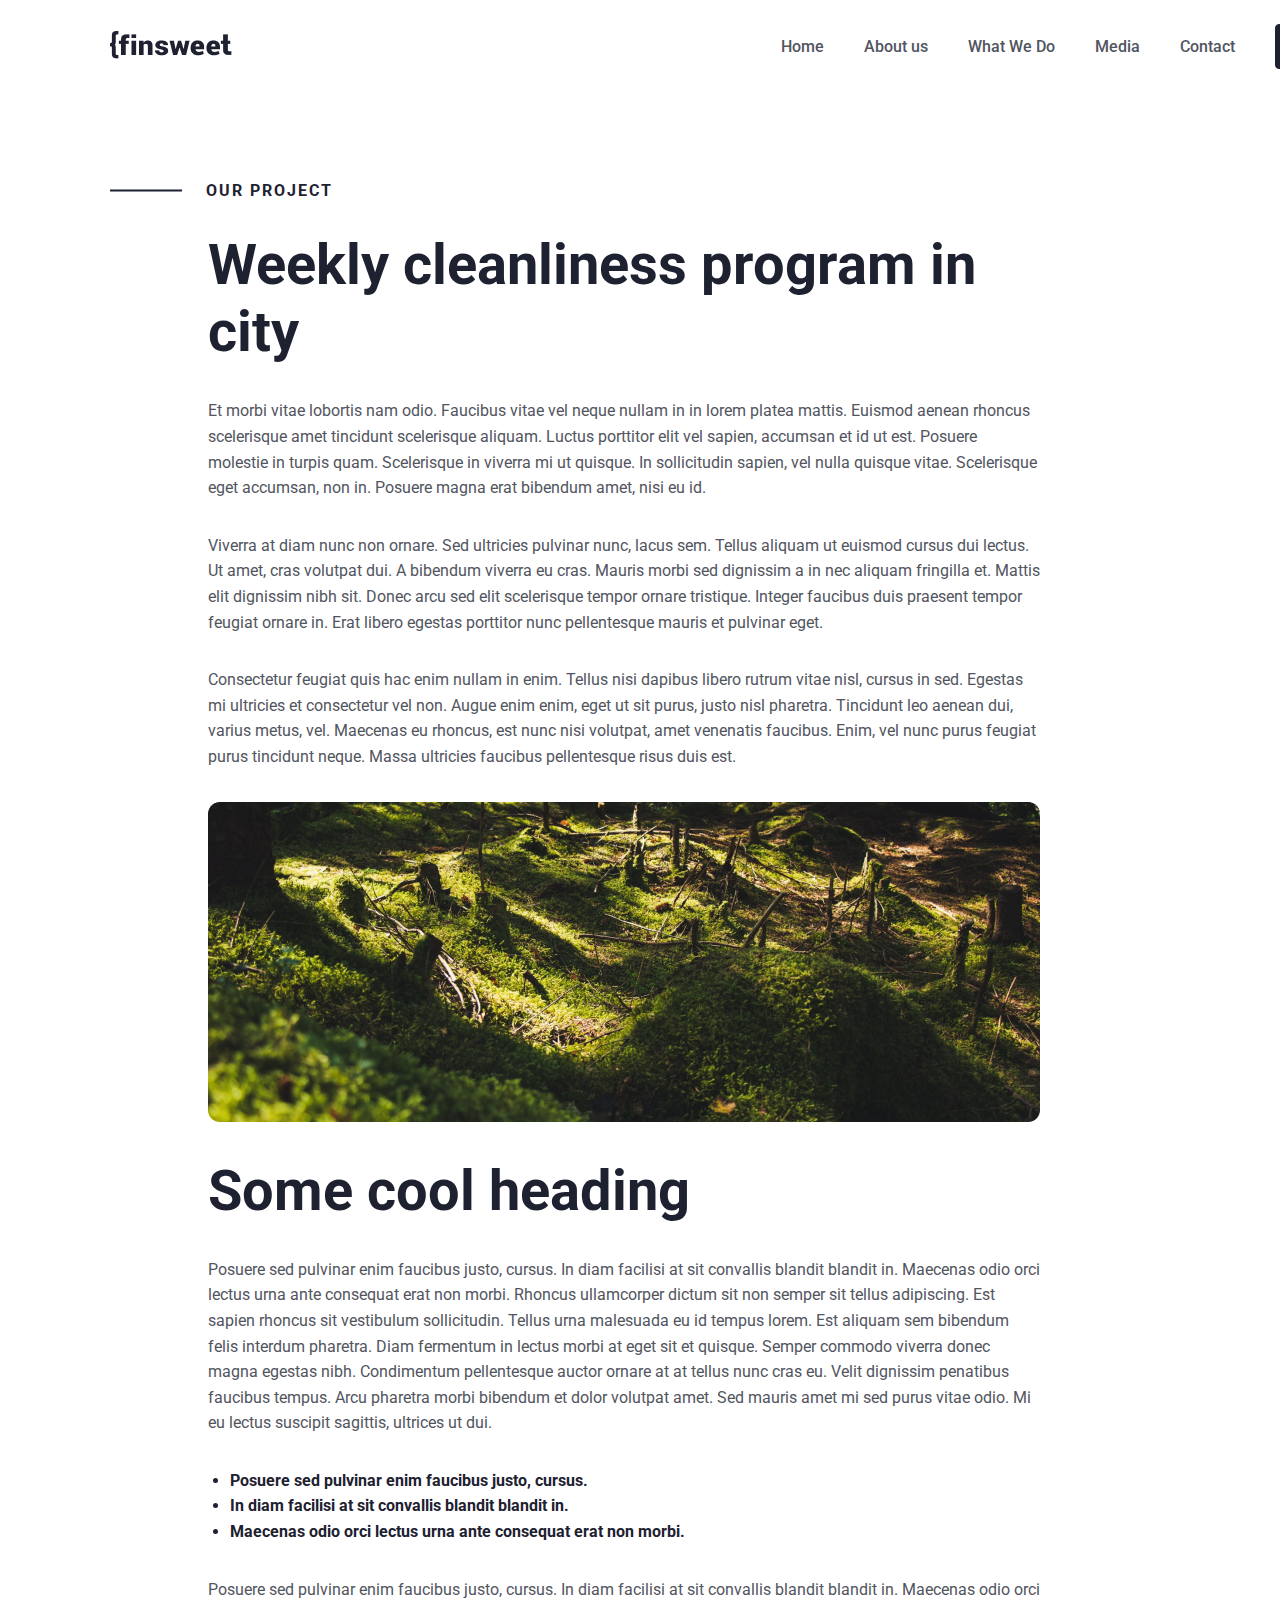
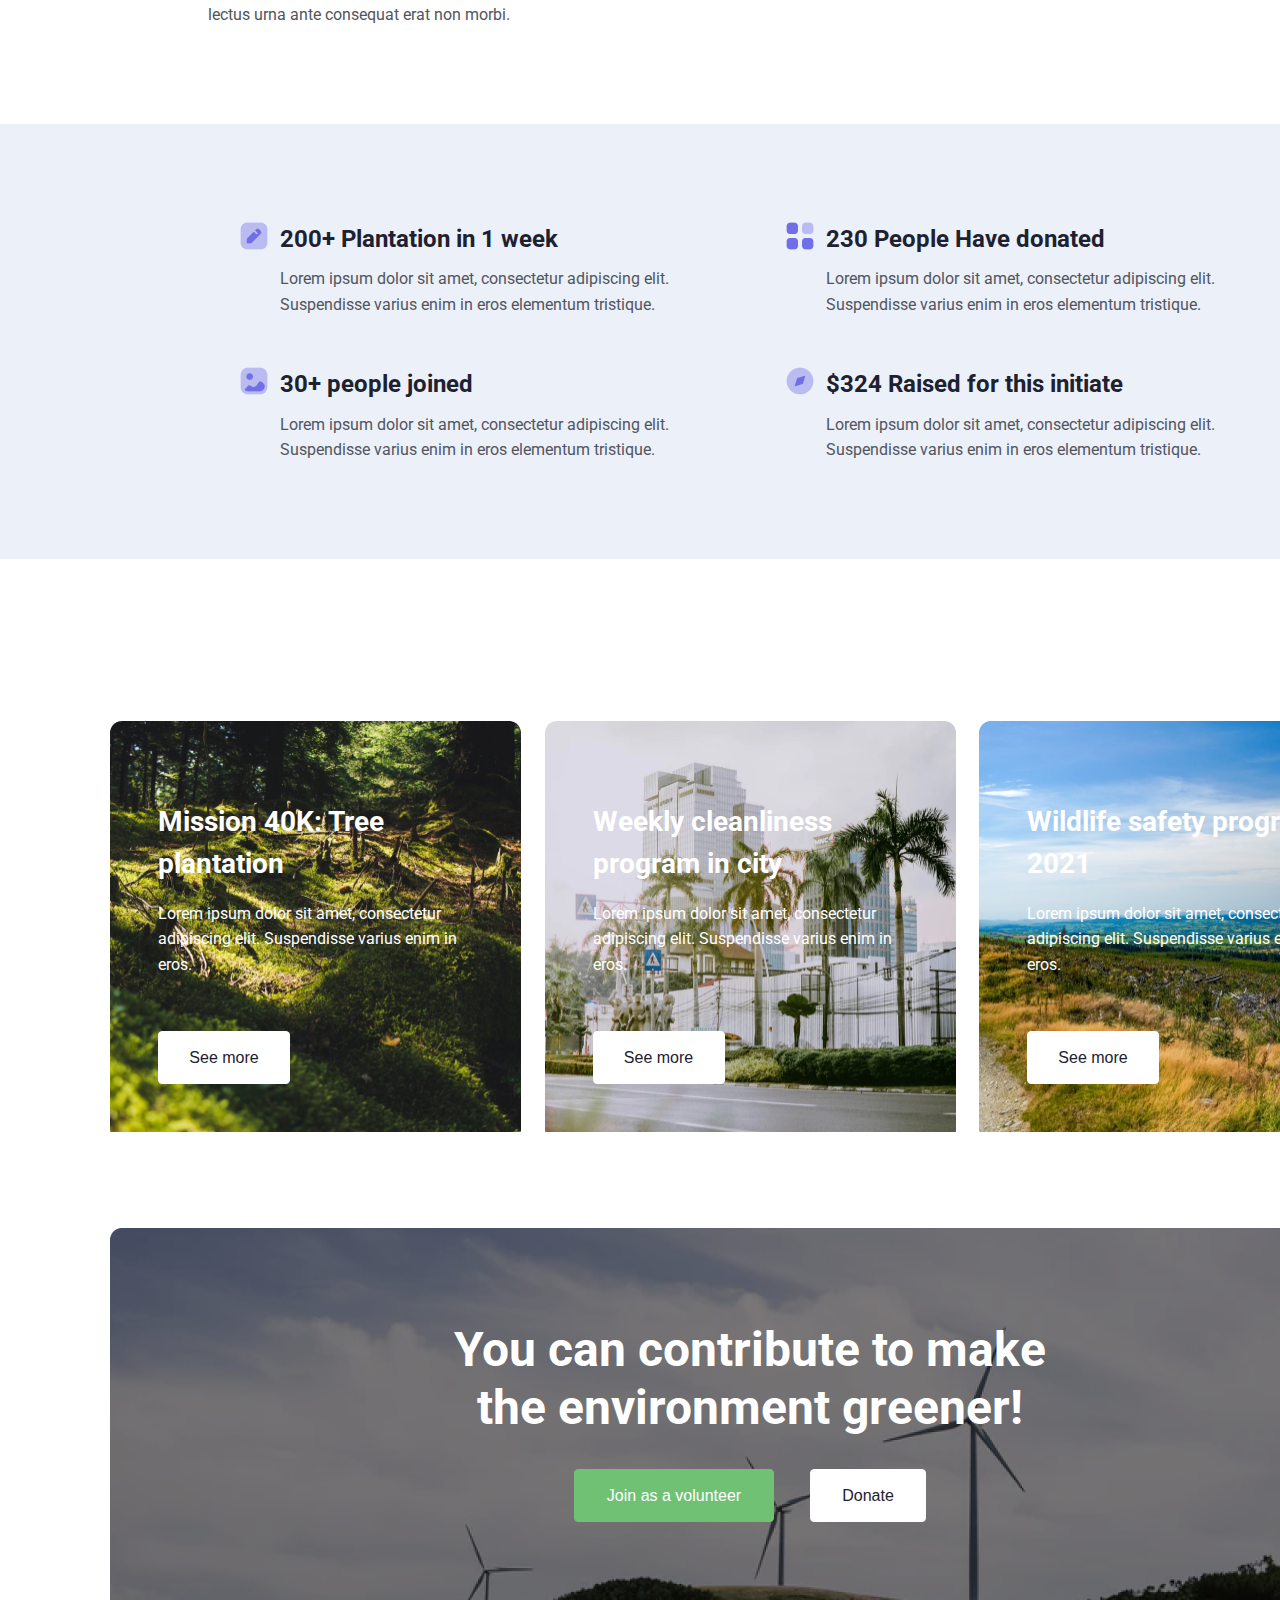
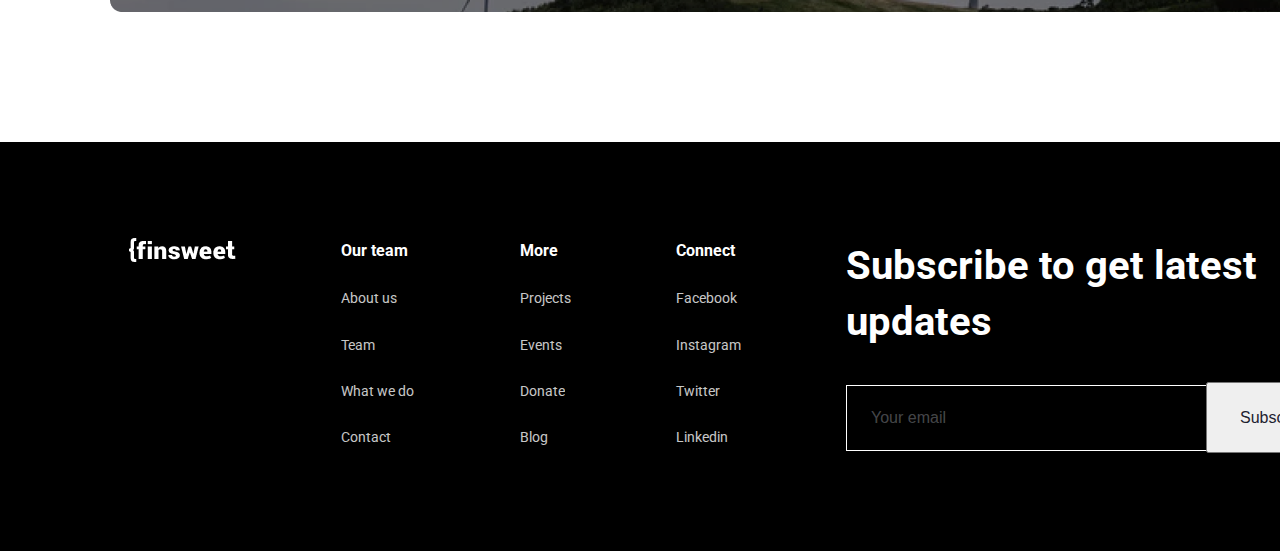
<file: pages/project.html>
<!DOCTYPE html>
<html lang="en">

<head>
    <meta charset="UTF-8">
    <meta http-equiv="X-UA-Compatible" content="IE=edge">
    <meta name="viewport" content="width=device-width, initial-scale=1.0">
    <link rel="preconnect" href="https://fonts.googleapis.com">
    <link rel="preconnect" href="https://fonts.gstatic.com" crossorigin>
    <link
        href="https://fonts.googleapis.com/css2?family=Roboto:ital,wght@0,400;0,500;0,700;0,900;1,400;1,500;1,700;1,900&display=swap"
        rel="stylesheet">
    <link rel="stylesheet" href="../style.css">
    <title>Finsweet - Project</title>
</head>

<body>
    <header class="header">
        <div class="container d-f jc-sb align-center">
            <div class="header-logo"><img src="../images/logo.png" alt="Finsweet"></div>
            <nav>
                <ul class="nav-list d-f align-center">
                    <li class="nav-list-item"><a href="/index.html">Home</a></li>
                    <li class="nav-list-item"><a href="./about.html">About us</a></li>
                    <li class="nav-list-item"><a href="./doing.html">What We Do</a></li>
                    <li class="nav-list-item"><a href="./media.html">Media</a></li>
                    <li class="nav-list-item"><a href="./contact.html">Contact</a></li>
                    <li class="nav-list-item black-btn"><a href="./donation.html">Donate</a></li>
                </ul>
            </nav>
        </div>
    </header>
    <main>
        <section>
            <div class="finsweet-project-about">
                <div class="container">
                    <div class="block-title-wrap d-f">
                        <div><img src="../images/line1.png" alt="line"></div>
                        <div class="block-title">Our project</div>

                    </div>
                    <div class="project-about-content">
                        <div class="project-about-title">Weekly cleanliness program in city</div>
                        <p class="project-about-desc">Et morbi vitae lobortis nam odio. Faucibus vitae vel neque
                            nullam in in lorem platea mattis. Euismod aenean rhoncus scelerisque amet tincidunt
                            scelerisque aliquam. Luctus porttitor elit vel sapien, accumsan et id ut est.
                            Posuere molestie in turpis quam. Scelerisque in viverra mi ut quisque. In
                            sollicitudin sapien, vel nulla quisque vitae. Scelerisque eget accumsan, non in.
                            Posuere magna erat bibendum amet, nisi eu id.</p>
                        <p class="project-about-desc">Viverra at diam nunc non ornare. Sed ultricies pulvinar
                            nunc, lacus sem. Tellus aliquam ut euismod cursus dui lectus. Ut amet, cras volutpat
                            dui. A bibendum viverra eu cras.
                            Mauris morbi sed dignissim a in nec aliquam fringilla et. Mattis elit dignissim nibh
                            sit. Donec arcu sed elit scelerisque tempor ornare tristique. Integer faucibus duis
                            praesent tempor feugiat ornare in. Erat libero egestas porttitor nunc pellentesque
                            mauris et pulvinar eget.
                        </p>
                        <p class="project-about-desc">
                            Consectetur feugiat quis hac enim nullam in enim. Tellus nisi dapibus libero rutrum
                            vitae nisl, cursus in sed. Egestas mi ultricies et consectetur vel non. Augue enim
                            enim, eget ut sit purus, justo nisl pharetra. Tincidunt leo aenean dui, varius
                            metus, vel. Maecenas eu rhoncus, est nunc nisi volutpat, amet venenatis faucibus.
                            Enim, vel nunc purus feugiat purus tincidunt neque. Massa ultricies faucibus
                            pellentesque risus duis est.
                        </p>
                        <div class="project-about-img"><img src="../images/project-about.png" alt="project-about"></div>
                        <div class="project-about-title">Some cool heading</div>
                        <p class="project-about-desc">
                            Posuere sed pulvinar enim faucibus justo, cursus. In diam facilisi at sit convallis
                            blandit blandit in. Maecenas odio orci lectus urna ante consequat erat non morbi.
                            Rhoncus ullamcorper dictum sit non semper sit tellus adipiscing. Est sapien rhoncus
                            sit vestibulum sollicitudin. Tellus urna malesuada eu id tempus lorem. Est aliquam
                            sem bibendum felis interdum pharetra. Diam fermentum in lectus morbi at eget sit et
                            quisque. Semper commodo viverra donec magna egestas nibh. Condimentum pellentesque
                            auctor ornare at at tellus nunc cras eu. Velit dignissim penatibus faucibus tempus.
                            Arcu pharetra morbi bibendum et dolor volutpat amet. Sed mauris amet mi sed purus
                            vitae odio. Mi eu lectus suscipit sagittis, ultrices ut dui.
                        </p>
                        <ul class="project-about-list">
                            <li>Posuere sed pulvinar enim faucibus justo, cursus.</li>
                            <li>In diam facilisi at sit convallis blandit blandit in.</li>
                            <li>Maecenas odio orci lectus urna ante consequat erat non morbi.</li>
                        </ul>
                        <div class="project-about-desc">Posuere sed pulvinar enim faucibus justo, cursus. In
                            diam facilisi at sit convallis blandit blandit in. Maecenas odio orci lectus urna
                            ante consequat erat non morbi.
                        </div>
                    </div>
                </div>
            </div>
        </section>
        <section>
            <div class="project-stats off-white-bg">
                <div class="container">
                    <div class="project-stats-box d-f jc-sb">
                        <div class="project-stats-item">
                            <div class="stats-item-title">200+ Plantation in 1 week</div>
                            <div class="stats-item-subtitle">Lorem ipsum dolor sit amet, consectetur adipiscing elit.
                                Suspendisse varius enim in eros elementum tristique.
                            </div>
                        </div>
                        <div class="project-stats-item">
                            <div class="stats-item-title">230 People Have donated</div>
                            <div class="stats-item-subtitle">Lorem ipsum dolor sit amet, consectetur adipiscing elit.
                                Suspendisse varius enim in eros elementum tristique.
                            </div>
                        </div>
                        <div class="project-stats-item">
                            <div class="stats-item-title">30+ people joined</div>
                            <div class="stats-item-subtitle">Lorem ipsum dolor sit amet, consectetur adipiscing elit.
                                Suspendisse varius enim in eros elementum tristique.
                            </div>
                        </div>
                        <div class="project-stats-item">
                            <div class="stats-item-title">$324 Raised for this initiate</div>
                            <div class="stats-item-subtitle">Lorem ipsum dolor sit amet, consectetur adipiscing elit.
                                Suspendisse varius enim in eros elementum tristique.
                            </div>
                        </div>
                    </div>
                </div>
            </div>
        </section>
        <section>
            <div class="finsweet-projects">
                <div class="container">
                    <div class="finsweet-projects-box d-f jc-sb">
                        <div class="finsweet-projects-item">
                            <div class="projects-item-title">Mission 40K: Tree plantation</div>
                            <div class="projects-item-subtitle">Lorem ipsum dolor sit amet, consectetur adipiscing elit.
                                Suspendisse varius enim in eros.
                            </div>
                            <button class="projects-item-btn">See more</button>
                        </div>
                        <div class="finsweet-projects-item">
                            <div class="projects-item-title">Weekly cleanliness program in city</div>
                            <div class="projects-item-subtitle">Lorem ipsum dolor sit amet, consectetur adipiscing elit.
                                Suspendisse varius enim in eros.
                            </div>
                            <button class="projects-item-btn">See more</button>
                        </div>
                        <div class="finsweet-projects-item">
                            <div class="projects-item-title">Wildlife safety program 2021</div>
                            <div class="projects-item-subtitle">Lorem ipsum dolor sit amet, consectetur adipiscing elit.
                                Suspendisse varius enim in eros.
                            </div>
                            <button class="projects-item-btn">See more</button>
                        </div>
                    </div>
                    <div class="finsweet-contribute">
                      <div class="finsweet-contribute-title">You can contribute to make the environment greener!</div>
                        <div class="finsweet-contribute-actions">
                            <button class="join-btn">Join as a volunteer</button>
                            <button class="donate-btn">Donate</button>
                        </div>
                    </div>
                </div>
            </div>
        </section>
    </main>
    <footer class="footer">
        <div class="container">
            <div class="footer-box d-f jc-sb">
                <div class="footer-logo"><img src="../images/footer-logo.png" alt="Finsweet"></div>
                <div class="footer-team">
                    <div class="footer-title">Our team</div>
                    <ul class="footer-list">
                        <li class="footer-list-item"><a href="./about.html">About us</a></li>
                        <li class="footer-list-item"><a href="#">Team</a></li>
                        <li class="footer-list-item"><a href="#">What we do</a></li>
                        <li class="footer-list-item"><a href="#">Contact</a></li>
                    </ul>
                </div>
                <div class="footer-more">
                    <div class="footer-title">More</div>
                    <ul class="footer-list">
                        <li class="footer-list-item"><a href="#">Projects</a></li>
                        <li class="footer-list-item"><a href="#">Events</a></li>
                        <li class="footer-list-item"><a href="#">Donate</a></li>
                        <li class="footer-list-item"><a href="#">Blog</a></li>
                    </ul>
                </div>
                <div class="footer-connect">
                    <div class="footer-title">Connect</div>
                    <ul class="footer-list">
                        <li class="footer-list-item"><a href="#">Facebook</a></li>
                        <li class="footer-list-item"><a href="#">Instagram</a></li>
                        <li class="footer-list-item"><a href="#">Twitter</a></li>
                        <li class="footer-list-item"><a href="#">Linkedin</a></li>
                    </ul>
                </div>
                <div class="footer-subscribe">
                    <div class="footer-subscribe-title">Subscribe to get latest updates</div>
                    <form class="footer-subscribe-form">
                        <input type="email" name="email" placeholder="Your email">
                        <button type="submit">Subscribe</button>
                    </form>
                </div>
            </div>
        </div>
    </footer>
</body>

</html>
</file>
<file: style.css>
* {
    margin: 0;
    padding: 0;
    box-sizing: border-box;
}

body {
    width: 1500px;
    margin: 0 auto;
    font-family: 'Roboto', sans-serif;
    font-weight: 400;
}

.container {
    margin-left: 110px;
    margin-right: 110px;
}

.d-f {
    display: flex;
}

.jc-sb {
    justify-content: space-between;
}

.off-white-bg {
    background: #EBF0F9
}

.black-btn {
    width: 115px;
    background: #1D2130;
    border: 1px solid #1D2130;
    border-radius: 4px;
    padding-top: 12px;
    padding-bottom: 12px;
    padding-left: 32px;
    padding-right: 32px;
}

.align-center {
    align-items: center;
}

.header {
    padding-top: 24px;
    padding-bottom: 12px;
}

.nav-list {
    list-style-type: none;
    gap: 40px;
}

.nav-list-item a {
    font-weight: 500;
    font-size: 16px;
    line-height: 19px;
    color: #525560;
    text-decoration: none;
}

.nav-list-item a:hover {
    color: #0B0706;
}

.black-btn a,
.black-btn a:hover {
    color: #FFFFFF;
}

.finsweet-info {
    background: url("./images/info-bg.png") no-repeat;
    padding-top: 128px;
    padding-bottom: 64px;
}

.finsweet-info-title {
    width: 640px;
    font-weight: 700;
    font-size: 64px;
    line-height: 120%;
    color: #FFFFFF;
}

.finsweet-info-link {
    margin-top: 48px;
    display: block;
    width: 154px;
    background: #FFFFFF;
    border: 1px solid #FFFFFF;
    border-radius: 4px;
    padding-top: 12px;
    padding-bottom: 12px;
    padding-left: 32px;
    padding-right: 32px;
    font-weight: 500;
    font-size: 16px;
    line-height: 19px;
    color: #1D2130;
    text-decoration: none;
}

.finsweet-info-desc {
    margin-top: 192px;
    font-weight: 500;
    font-size: 18px;
    line-height: 21px;
    color: #FFFFFF;
}

.finsweet-info-desc div:nth-child(1),
.finsweet-info-desc div:nth-child(3) {
    margin-top: 7px;
}

.block-title-wrap {
    gap: 24px;
}

.block-title {
    margin-top: 4px;
    font-weight: 700;
    font-size: 16px;
    line-height: 19px;
    letter-spacing: 2px;
    text-transform: uppercase;
    color: #1D2130;
}

.finsweet-help {
    margin-top: 96px;
}

.help-info-title {
    width: 607px;
    margin-top: 32px;
    margin-left: 98px;
    font-weight: 700;
    font-size: 48px;
    line-height: 120%;
    color: #1D2130;
}

.help-info-desc {
    width: 608px;
    margin-top: 32px;
    margin-left: 98px;
    margin-bottom: 48px;
    font-size: 16px;
    line-height: 160%;
    color: #525560;
}

.help-info-desc p:nth-child(2) {
    margin-top: 32px;
}

.help-info-btn {
    display: block;
    margin-left: 98px;
    width: 146px;
    padding-top: 16px;
    padding-bottom: 16px;
    background-color: #70C174;
    border: 1px solid #70C174;
    border-radius: 4px;
    font-weight: 500;
    font-size: 16px;
    line-height: 19px;
    color: #FFFFFF;
    cursor: pointer;
}

.finsweet-supporters {
    margin-top: 64px;
}

.supporters-box {
    margin-top: 32px;
}

.section-title-wrap {
    gap: 24px;
}

.section-title {
    margin-top: 4px;
    font-weight: 500;
    font-size: 15px;
    line-height: 19px;
    letter-spacing: 2px;
    text-transform: uppercase;
    color: #1D2130;
}

.finsweet-care {
    margin-top: 64px;
    padding-top: 96px;
    padding-bottom: 96px;
    background: #EFF7F2;
}

.finsweet-care-title {
    margin-top: 32px;
    margin-left: 98px;
    width: 608px;
    font-weight: 700;
    font-size: 48px;
    line-height: 120%;
    color: #1D2130;
}

.finsweet-care-subtitle {
    width: 608px;
    margin-top: 16px;
    margin-left: 98px;
    font-size: 16px;
    line-height: 160%;
    color: #525560;
}

.care-activities {
    margin-top: 32px;
    margin-left: 98px;
    padding-left: 24px;
    border-left: 1px solid #E5E5E5;
}

.care-activities-item {
    margin-bottom: 24px;
    padding-left: 44px;
}

.activities-item-title {
    font-weight: 700;
    font-size: 24px;
    line-height: 28px;
    color: #1D2130;
}

.activities-item-subtitle {
    width: 384px;
    margin-top: 14px;
    font-size: 16px;
    line-height: 160%;
    color: #525560;
}

.care-activities-item:nth-child(1) {
    background: url("./images/activity1.png") no-repeat;
}

.care-activities-item:nth-child(2) {
    background: url("./images/activity2.png") no-repeat;
}

.care-activities-item:nth-child(3) {
    background: url("./images/activity3.png") no-repeat;
}

.care-activities-item:nth-child(4) {
    background: url("./images/activity4.png") no-repeat;
    margin-bottom: 0;
}

.finsweet-projects {
    padding-top: 96px;
}

.finsweet-projects-title {
    margin-top: 32px;
    margin-left: 96px;
    width: 640px;
    font-weight: 700;
    font-size: 48px;
    line-height: 120%;
    color: #1D2130;
}

.finsweet-projects-box {
    margin-top: 65.54px;
}

.finsweet-projects-item {
    width: 411px;
    padding-top: 80px;
    padding-left: 48px;
    padding-right: 48px;
    padding-bottom: 48px;
    position: relative;
}

.projects-item-title {
    width: 315px;
    font-weight: 700;
    font-size: 28px;
    line-height: 150%;
    color: #FFFFFF;
}

.projects-item-subtitle {
    width: 315px;
    margin-top: 16px;
    margin-bottom: 54px;
    font-size: 16px;
    line-height: 160%;
    color: #FFFFFF;
}

.finsweet-projects-item:nth-child(1) {
    background: url("./images/projects1.png") no-repeat;

}

.finsweet-projects-item:nth-child(2) {
    background: url("./images/projects2.png") no-repeat;
}

.finsweet-projects-item:nth-child(3) {
    background: url("./images/projects3.png") no-repeat;
}

.projects-item-btn {
    display: block;
    width: 132px;
    padding-top: 16px;
    padding-bottom: 16px;
    background-color: #FFFFFF;
    border: 1px solid #FFFFFF;
    border-radius: 4px;
    font-weight: 500;
    font-size: 16px;
    line-height: 19px;
    text-align: center;
    text-decoration: none;
    color: #1D2130;
    cursor: pointer;
}

.finsweet-spend {
    margin-top: 96px;
    padding-top: 142px;
    padding-left: 12px;
    padding-right: 110px;
    padding-bottom: 141px;
    background-color: #000000;
}

.finsweet-spend-info {
    width: 1500px;
}

.spend-info-title {
    width: 611px;
    font-weight: 700;
    font-size: 48px;
    line-height: 120%;
    color: #FFFFFF;
}

.spend-info-subtitle {
    width: 606px;
    margin-top: 16px;
    margin-bottom: 32px;
    font-size: 16px;
    line-height: 160%;
    color: #FFFFFF;
    opacity: 0.6;
}

.spend-info-list {
    width: 572px;
    list-style-type: none;
    font-weight: 500;
    font-size: 16px;
    line-height: 160%;
    color: #FFFFFF;
}

.spend-info-list li {
    display: inline-block;
    margin-right: 24px;
    margin-bottom: 16px;

}

.spend-info-list li::before {
    content: "";
    display: inline-block;
    width: 16px;
    height: 16px;
    margin-right: 8px;
    box-sizing: border-box;
}

.spend-info-list li:nth-child(1)::before {
    background: #BEF3C0;
    border: 1px solid #BEF3C0;
    border-radius: 4px;
}

.spend-info-list li:nth-child(2)::before {
    background: #AC94F1;
    border: 1px solid #AC94F1;
    border-radius: 4px;
}

.spend-info-list li:nth-child(3)::before {
    background: #FFF0CA;
    border: 1px solid #FFF0CA;
    border-radius: 4px;
}

.spend-info-list li:nth-child(4)::before {
    background: #F9CF64;
    border: 1px solid #F9CF64;
    border-radius: 4px;
}

.spend-info-list li:nth-child(5)::before {
    background: #F38FBF;
    border: 1px solid #F38FBF;
    border-radius: 4px;
}

.finsweet-contribute {
    margin-top: 96px;
    padding-top: 93px;
    padding-bottom: 92px;
    background: url("./images/contribute-bg.png") no-repeat;
    text-align: center;
}

.finsweet-contribute-title {
    width: 631px;
    margin: 0 auto;
    font-weight: 700;
    font-size: 48px;
    line-height: 120%;
    text-align: center;
    color: #FFFFFF;
}

.finsweet-contribute-actions {
    margin: 32px auto;
}

.finsweet-contribute-actions .join-btn,
.finsweet-contribute-actions .donate-btn {
    padding-top: 16px;
    padding-bottom: 16px;
    border-radius: 4px;
    font-weight: 500;
    font-size: 16px;
    line-height: 19px;
    cursor: pointer;
}

.finsweet-contribute-actions .join-btn {
    width: 200px;
    margin-right: 32px;
    background: #70C174;
    border: 1px solid #70C174;
    color: #FFFFFF;
}

.finsweet-contribute-actions .donate-btn {
    width: 116px;
    background: #FFFFFF;
    border: 1px solid #FFFFFF;
    color: #1D2130;
}

.finsweet-news {
    margin-top: 96px;
}

.finsweet-news .section-title {
    font-size: 32px;
    color: #1D2130;
}

.finsweet-news-box {
    margin-top: 48px;
}

.news-item-title {
    margin-top: 16px;
    width: 290px;
    font-weight: 500;
    font-size: 20px;
    line-height: 150%;
    color: #1C1D28;
}

.news-item-subtitle {
    margin-top: 8px;
    width: 290px;
    font-size: 16px;
    line-height: 160%;
    color: #525560;
}

.finsweet-events {
    margin-top: 96px;
}

.finsweet-events-box {
    margin-top: 48px;
}

.events-item {
    width: 628px;
    background: #BEF3C0;
    border: 1px solid #BEF3C0;
    border-radius: 8px;
    padding-top: 32px;
    padding-bottom: 40px;
    padding-left: 40px;
    padding-right: 48px;
}

.undertitle-wrap {
    gap: 10px;
}

.events-item-date {
    width: 55px;
    font-weight: 500;
    font-size: 48px;
    line-height: 120%;
    color: #1D2130;
}

.events-item-date span {
    display: block;
    font-size: 16px;
    line-height: 19px;
    letter-spacing: 2px;
    text-transform: uppercase;
    color: #1D2130;
}

.events-item-undertitle {
    font-weight: 500;
    font-size: 16px;
    line-height: 19px;
    letter-spacing: 2px;
    text-transform: uppercase;
    color: #1D2130;
}

.events-item-title {
    width: 381px;
    margin-top: 8px;
    font-weight: 700;
    font-size: 28px;
    line-height: 150%;
    color: #1D2130;
}

.finsweet-events .section-title {
    font-size: 43px;
    color: #1D2130;
}

.undertitle-img {
    margin-top: -10px;
}

.footer {
    margin-top: 96px;
    padding-top: 96px;
    padding-left: 19px;
    padding-bottom: 98px;
    background-color: #000000;
}

.footer-title {
    font-weight: 700;
    font-size: 16px;
    line-height: 160%;
    color: #FFFFFF;
}

.footer-list {
    list-style-type: none;
}

.footer-list-item {
    margin-top: 24px;
}

.footer-list-item a {
    font-size: 14px;
    line-height: 160%;
    text-decoration: none;
    color: #FFFFFF;
    opacity: 0.78;
}

.footer-subscribe-title {
    width: 440px;
    font-weight: 700;
    font-size: 40px;
    line-height: 140%;
    color: #FFFFFF;
}

.footer-subscribe-form {
    width: 544px;
    margin-top: 32px;
}

.footer-subscribe-form input {
    width: 456px;
    padding-top: 22px;
    padding-bottom: 23px;
    padding-left: 24px;
    background-color: transparent;
    border: 1px solid #FFFFFF;
    outline: none;
    font-size: 16px;
    line-height: 19px;
    color: rgba(235, 240, 249, 0.3);
}

.footer-subscribe-form input::placeholder {
    color: rgba(235, 240, 249, 0.3);
}

.footer-subscribe-form button {
    width: 136px;
    margin-left: -100px;
    padding-top: 24px;
    padding-bottom: 24px;
    padding-left: 32px;
    padding-right: 32px;
    font-weight: 500;
    font-size: 16px;
    line-height: 19px;
    text-align: right;
    color: #1D2130;
    cursor: pointer;
}

/*About.html*/

.finsweet-know {
    margin-top: 96px;
}

.know-info {
    margin-top: 32px;
    margin-left: 98px;
}

.know-title {
    font-weight: 700;
    font-size: 56px;
    line-height: 120%;
    color: #1D2130;
}

.know-desc {
    width: 496px;
    color: #1D2130;
}

.know-desc p:nth-child(1) {
    font-weight: 700;
    font-size: 20px;
    line-height: 150%;
}

.know-desc p:nth-child(2) {
    margin-top: 16px;
    font-size: 16px;
    line-height: 160%;
    opacity: 0.7;
}

.know-video {
    margin-top: 96px;
}

.details-wrap {
    margin-top: -160px;
    background-color: #DDFFDF;
    padding-top: 320px;
    padding-bottom: 96px;
}

.details-undertitle {
    font-weight: 700;
    font-size: 16px;
    line-height: 19px;
    letter-spacing: 2px;
    text-transform: uppercase;
    color: #1D2130;
}

.finsweet-details .container {
    justify-content: space-around;
}

.details-title {
    width: 496px;
    margin-top: 16px;
    font-weight: 700;
    font-size: 28px;
    line-height: 150%;
    color: #1D2130;
}

.details-subtitle {
    width: 496px;
    margin-top: 16px;
    margin-top: 8px;
    font-size: 16px;
    line-height: 160%;
    color: #1D2130;
    opacity: 0.7;
}

.details-wrap .finsweet-supporters {
    margin-top: 96px;
}

.finsweet-awards {
    margin-top: 28px;
}

.awards-title {
    font-weight: 700;
    font-size: 48px;
    line-height: 120%;
    text-align: center;
    color: #1D2130;
}

.awards-box {
    margin-top: 48px;
    justify-content: space-around;
}

.awards-item {
    text-align: center;
    font-weight: 700;
    line-height: 160%;
    color: #1D2130;
}

.awards-item-year {
    margin-top: 16px;
    font-size: 24px;
}

.awards-item-title {
    margin-top: 4px;
    font-size: 16px;
}

.awards-item-location {
    margin-top: 4px;
    font-weight: 500;
    font-size: 12px;
    text-transform: uppercase;
    opacity: 0.6;
}

.finsweet-journey {
    margin-top: 96px;
}

.finsweet-journey .container {
    padding-top: 64px;
    padding-bottom: 64px;
    padding-left: 96px;
    gap: 48px;
    background-color: #000000;
}

.journey-info-undertitle {
    font-weight: 700;
    font-size: 16px;
    line-height: 19px;
    letter-spacing: 2px;
    text-transform: uppercase;
    color: #FFFFFF;
}

.journey-info-title {
    margin-top: 16px;
    font-weight: 700;
    font-size: 48px;
    line-height: 120%;
    color: #FFFFFF;
}

.journey-info-subtitle {
    width: 488.22px;
    margin-top: 16px;
    font-size: 16px;
    line-height: 160%;
    color: #FFFFFF;
    opacity: 0.6;
}

.journey-info-stat {
    width: 294px;
    margin-top: 32px;
    font-weight: 500;
    line-height: 160%;
    color: #FFFFFF;
}

.stat-item-num {
    font-size: 24px;
}

.stat-item-desc {
    margin-top: 4px;
    font-size: 12px;
    opacity: 0.6;
}

.finsweet-meet {
    margin-top: 96px;

}

.finsweet-meet-title {

    font-weight: 700;
    font-size: 48px;
    line-height: 120%;
    text-align: center;
    color: #1D2130;
}

.finsweet-meet-subtitle {
    width: 519px;
    margin: 16px auto;
    font-size: 16px;
    line-height: 160%;
    text-align: center;
    color: #525560;
    opacity: 0.6;
}

.finsweet-meet-box {
    margin-top: 48px;
    flex-wrap: wrap;
    row-gap: 48px;
}

.meet-item {
    text-align: center;

}

.meet-item-name {
    margin-top: 16px;
    font-weight: 500;
    font-size: 20px;
    line-height: 160%;
    color: #1D2130;
}

.meet-item-desc {
    margin-top: 8px;
    font-weight: 500;
    font-size: 12px;
    line-height: 160%;
    color: #1D2130;
    opacity: 0.6;
}

.meet-item-social {
    width: 100px;
    margin: 16px auto;
}

.finsweet-working {
    margin-top: 96px;
}

.finsweet-working-block {
    gap: 110px;
}

.finsweet-working-title {
    width: 461px;
    margin-top: 32px;
    margin-left: 98px;
    font-weight: 700;
    font-size: 56px;
    line-height: 120%;
    color: #1D2130;
}

.finsweet-working-subtitle {
    width: 594px;
    margin-top: 34px;
    margin-left: 98px;
    font-size: 16px;
    line-height: 160%;
    color: #525560;
}

.finsweet-environment {
    margin-top: 96px;
    padding-top: 96px;
    padding-bottom: 104px;
    background: #EFF7F2;
}

.finsweet-environment-title {
    font-weight: 700;
    font-size: 48px;
    line-height: 120%;
    color: #1D2130;
}

.finsweet-environment-box {
    margin-top: 64px;
    flex-wrap: wrap;
    row-gap: 48px;
}

.finsweet-environment-item {
    padding-left: 45px;
}

.finsweet-environment-item:nth-child(1) {
    background: url("./images/environment/environment1.png") no-repeat;
}

.finsweet-environment-item:nth-child(2) {
    background: url("./images/environment/environment2.png") no-repeat;
}

.finsweet-environment-item:nth-child(3) {
    background: url("./images/environment/environment3.png") no-repeat;
}

.finsweet-environment-item:nth-child(4) {
    background: url("./images/environment/environment4.png") no-repeat;
}

.finsweet-environment-item:nth-child(5) {
    background: url("./images/environment/environment5.png") no-repeat;
}

.finsweet-environment-item:nth-child(6) {
    background: url("./images/environment/environment6.png") no-repeat;
}

.environment-item-title {
    font-weight: 700;
    font-size: 24px;
    line-height: 28px;
    color: #1D2130;
}

.environment-item-subtitle {
    width: 332px;
    margin-top: 8px;
    font-size: 14px;
    line-height: 160%;
    color: #525560;
}

.finsweet-projects-caption {
    width: 870px;
    margin: 0 auto;
    text-align: center;
}

.finsweet-projects-undertitle {
    width: 240px;
    margin: 0 auto;
    font-weight: 700;
    font-size: 16px;
    line-height: 19px;
    letter-spacing: 2px;
    text-transform: uppercase;
    color: #1D2130;
}

.finsweet-projects-caption .finsweet-projects-title {
    width: 715px;
}

/* media.html */
.lightgreen-bg {
    background: #EFF7F2;
}

.finsweet-goal {
    padding-top: 96px;
    padding-bottom: 96px;
}

.finsweet-goal-info {
    width: 585px;
}

.finsweet-goal-title {
    margin-top: 32px;
    margin-left: 98px;
    font-weight: 700;
    font-size: 56px;
    line-height: 120%;
    color: #1D2130;
}

.finsweet-goal-subtitle {
    margin-top: 16px;
    margin-bottom: 32px;
    margin-left: 98px;
    font-size: 16px;
    line-height: 160%;
    color: #525560;
}

.finsweet-goal-news {
    padding: 24px 56px 24px 24px;
    background: #FFFFFF;
    border-radius: 12px;
}

.goal-news-item {
    align-items: center;
    gap: 24px;
    margin-bottom: 24px;
}

.goal-news-item:nth-last-child() {
    margin-bottom: 0;
}

.goal-news-caption {
    width: 296px;
}

.finsweet-news-title {
    font-weight: 700;
    font-size: 48px;
    line-height: 120%;
    text-align: center;
    color: #1D2130;
}

.finsweet-news-subtitle {
    width: 450px;
    margin: 16px auto;
    font-size: 16px;
    line-height: 160%;
    text-align: center;
    color: #525560;
}

.goal-news-title {
    font-weight: 700;
    font-size: 20px;
    line-height: 150%;
    color: #1D2130;
}

.goal-news-subtitle {
    margin-top: 8px;
    font-size: 16px;
    line-height: 160%;
    color: #525560;
}

/*contact.html*/

.contact-info {
    padding-top: 96px;
    padding-bottom: 96px;
}

.contact-info-box {
    gap: 96px;
}

.contact-info-title {
    width: 480.45px;
    margin-top: 32px;
    margin-left: 98px;
    font-weight: 700;
    font-size: 56px;
    line-height: 120%;
    color: #1D2130;
}

.contact-info-subtitle {
    width: 480.45px;
    margin-top: 16px;
    margin-left: 98px;
    font-size: 16px;
    line-height: 160%;
    color: #1D2130;
    opacity: 0.7;
}

.details-item {
    margin-bottom: 32px;
    padding-bottom: 16px;
}

.details-item:first-child {
    border-bottom: 1px solid #E5E5E5;
}

.details-item:first-child div:first-child {
    margin-right: 32px;
}

.details-item-title {
    font-weight: 700;
    font-size: 24px;
    line-height: 160%;
    color: #1D2130;
}

.details-item-desc {
    margin-top: 10px;
    font-size: 16px;
    line-height: 28px;
    color: #1D2130;
}

.contact-info-social {
    align-items: center;
    gap: 20px;
}

.msg-fm {
    width: 768px;
    margin: 96px auto;

}

.msg-fm input,
.msg-fm textarea {
    font-size: 16px;
    line-height: 160%;
    color: #1D2130;
}

.msg-fm input {
    width: 368px;
    padding-bottom: 4px;
    border: none;
    outline: none;
    border-bottom: 1px solid #000000;

}

.msg-fm input::placeholder {
    color: #1D2130;
}

.input-bl {
    gap: 32px;
    margin-bottom: 32px;
}

.message-bl {
    margin-bottom: 32px;
}

.input-bl div:first-child,
.message-bl div {
    margin-bottom: 8px;
}

.input-bl label {
    font-weight: 700;
    font-size: 12px;
    line-height: 160%;
    color: #1D2130;
    opacity: 0.6;
}

.msg-fm textarea {
    width: 768px;
    height: 156px;
    border: 1px solid #E5E5E5;
    border-radius: 4px;
    outline: none;
}

.msg-fm button {
    display: block;
    width: 170px;
    margin: 0 auto;
    padding-top: 16px;
    padding-bottom: 16px;
    background: #70C174;
    backdrop-filter: blur(40px);
    border: 1px solid #70C174;
    border-radius: 4px;
    font-weight: 500;
    font-size: 16px;
    line-height: 19px;
    color: #FFFFFF;
    cursor: pointer;
}

.cl-mg {
    margin: 0;
}

/*donation.html*/
.finsweet-donation {
    padding-top: 96px;
    padding-bottom: 96px;
}

.finsweet-donation-box {
    gap: 76px;
}

.finsweet-donation-title {
    width: 627px;
    margin-top: 32px;
    margin-left: 98px;
    font-weight: 700;
    font-size: 56px;
    line-height: 120%;
    color: #1D2130;
}

.finsweet-donation-subtitle {
    width: 517px;
    margin-top: 14px;
    margin-bottom: 32px;
    margin-left: 98px;
    font-size: 16px;
    line-height: 160%;
    color: #525560;
}

.donation-contribute {
    margin-top: 96px;
    padding-bottom: 96px;
}

.donation-contribute-box {
    gap: 96px;
    align-items: baseline;
}

.donation-contribute .container {
    padding-bottom: 96px;
    border-bottom: 1px solid #E5E5E5;
}

.donation-contribute-title,
.donation-use-title {
    width: 592px;
    font-weight: 700;
    font-size: 48px;
    line-height: 120%;
    color: #1D2130;
}

.donation-contribute-title,
.donation-contribute-subtitle {
    width: 592px;
}

.donation-contribute-subtitle,
.donation-use-subtitle {
    font-size: 16px;
    line-height: 160%;
    color: #525560;
}

.donation-contribute-subtitle,
.donation-contribute-subtitle p {
    margin-top: 24px;
}

.contribute-overview-title {
    padding-bottom: 4px;
    border-bottom: 1px solid #70C174;
    font-weight: 500;
    font-size: 16px;
    line-height: 160%;
    color: #1D2130;
}

.donation-use {
    margin-top: 96px;
}

.donation-use-title {
    width: 374px;
}

.donation-use-box div:nth-child(2) {
    width: 338px;
}

.donation-use-box div:nth-child(3) {
    width: 374px;
}

/*project.html*/

.finsweet-project-about {
    margin-top: 96px;
}

.project-about-content {
    width: 832px;
    margin-left: 98px;
}


.project-about-title {
    margin-top: 32px;
    font-weight: 700;
    font-size: 56px;
    line-height: 120%;
    color: #1D2130;
}

.project-about-desc {
    margin-top: 32px;
    font-size: 16px;
    line-height: 160%;
    color: #525560;
}

.project-about-img {
    margin-top: 32px;
}

.project-about-list {
    margin-top: 32px;
    margin-left: 22px;
    font-weight: 700;
    font-size: 16px;
    line-height: 160%;
    color: #1D2130;
}

.project-stats {
    margin-top: 96px;
    padding-top: 96px;
    padding-bottom: 96px;
}

.project-stats .container {
    margin-left: 238px;
    margin-right: 238px;
}

.project-stats-box {
    flex-wrap: wrap;
    row-gap: 48px;
}

.project-stats-item {

    padding-left: 42px;
}

.project-stats-item:nth-child(1) {
    background: url("./images/stats1.png") no-repeat;
}

.project-stats-item:nth-child(2) {
    background: url("./images/stats2.png") no-repeat;
}

.project-stats-item:nth-child(3) {
    background: url("./images/stats3.png") no-repeat;
}

.project-stats-item:nth-child(4) {
    background: url("./images/stats4.png") no-repeat;
}

.stats-item-title {
    font-weight: 700;
    font-size: 24px;
    line-height: 160%;
    color: #1D2130;
}

.stats-item-subtitle {
    width: 436px;
    margin-top: 8px;
    font-size: 16px;
    line-height: 160%;
    color: #525560;
}

/*blog.html*/

.finsweet-blog-caption {
    width: 1009px;
    margin: 96px auto;
    text-align: center;
}

.finsweet-blog-date {
    font-weight: 500;
    font-size: 16px;
    line-height: 160%;
    color: #1D2130;
}

.finsweet-blog-title {
    margin-top: 32px;
    font-weight: 700;
    font-size: 56px;
    line-height: 120%;
    color: #1D2130;
}

.finsweet-blog-subtitle {
    margin-top: 16px;
    font-size: 16px;
    line-height: 160%;
    color: #525560;
}

.finsweet-blog-img {
    margin-top: 48px;
}

.finsweet-blog-content {
    width: 1024px;
    margin: 96px auto;
}

.finsweet-blog-content h3 {
    font-weight: 700;
    font-size: 48px;
    line-height: 120%;
    color: #1D2130;
}

.finsweet-blog-desc,
.finsweet-blog-content h4 {
    margin-top: 32px;
}

.finsweet-blog-desc,
.finsweet-blog-list {
    font-size: 16px;
    line-height: 160%;
    color: #525560;
}

.finsweet-blog-content h4 {
    font-weight: 700;
    font-size: 28px;
    line-height: 150%;
    color: #1D2130;
}

.finsweet-blog-list {
    margin-top: 16px;
    margin-left: 40px;
}

.less-mg-top {
    margin-top: 16px;
}

/* event.html */

.event-caption {
    padding-top: 96px;
    padding-bottom: 96px;
    padding-left: 23%;
}

.event-title {
    width: 768px;
    font-weight: 700;
    font-size: 56px;
    line-height: 120%;
    color: #1D2130;
}

.event-info {
    margin-top: 48px;
    gap: 47px;
    font-weight: 500;
    font-size: 16px;
    line-height: 160%;
    color: #1D2130;
}

.event-location {
    background: url("./images/location.png") no-repeat;
    padding-left: 32px;
}

.event-date {
    background: url("./images/date.png") no-repeat;
    padding-left: 32px;
}

.event-about {
    margin-top: 96px;
    padding-left: 23%;
}

.event-about-title {
    font-weight: 700;
    font-size: 48px;
    line-height: 120%;
    color: #1D2130;
}

.event-about-desc,
.event-about-img {
    margin-top: 32px;
}

.event-about-desc {
    width: 768px;
    font-size: 16px;
    line-height: 160%;
    color: #525560;
}

.finsweet-events__center {
    padding-left: 23%;
}

.finsweet-events__center .section-title-wrap {
    width: 782px;
    align-items: center;
    gap: 10px;
}

.finsweet-events__center .section-title {
    width: 258px;
    font-weight: 700;
    font-size: 40px;
    line-height: 150%;
    color: #1D2130;
}

.finsweet-events__center .events-item {
    margin-bottom: 20px;
}
</file>
